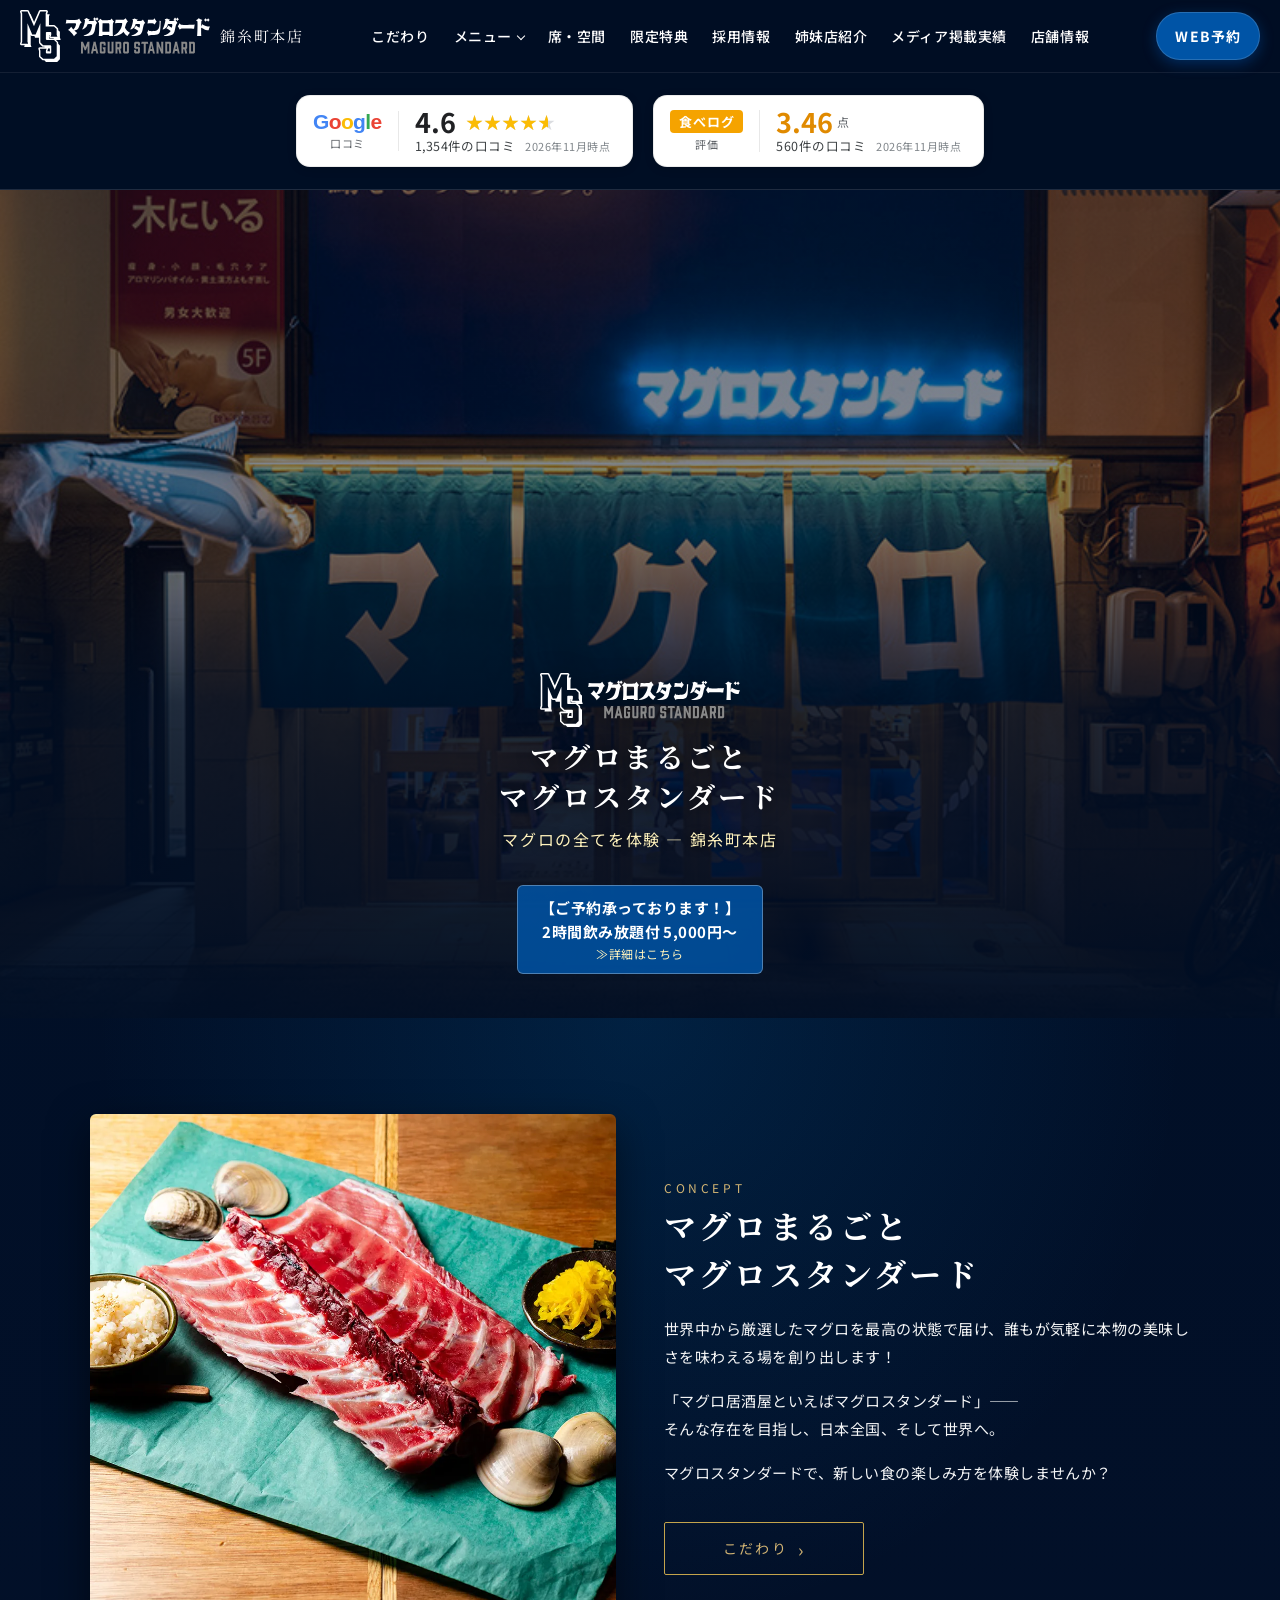
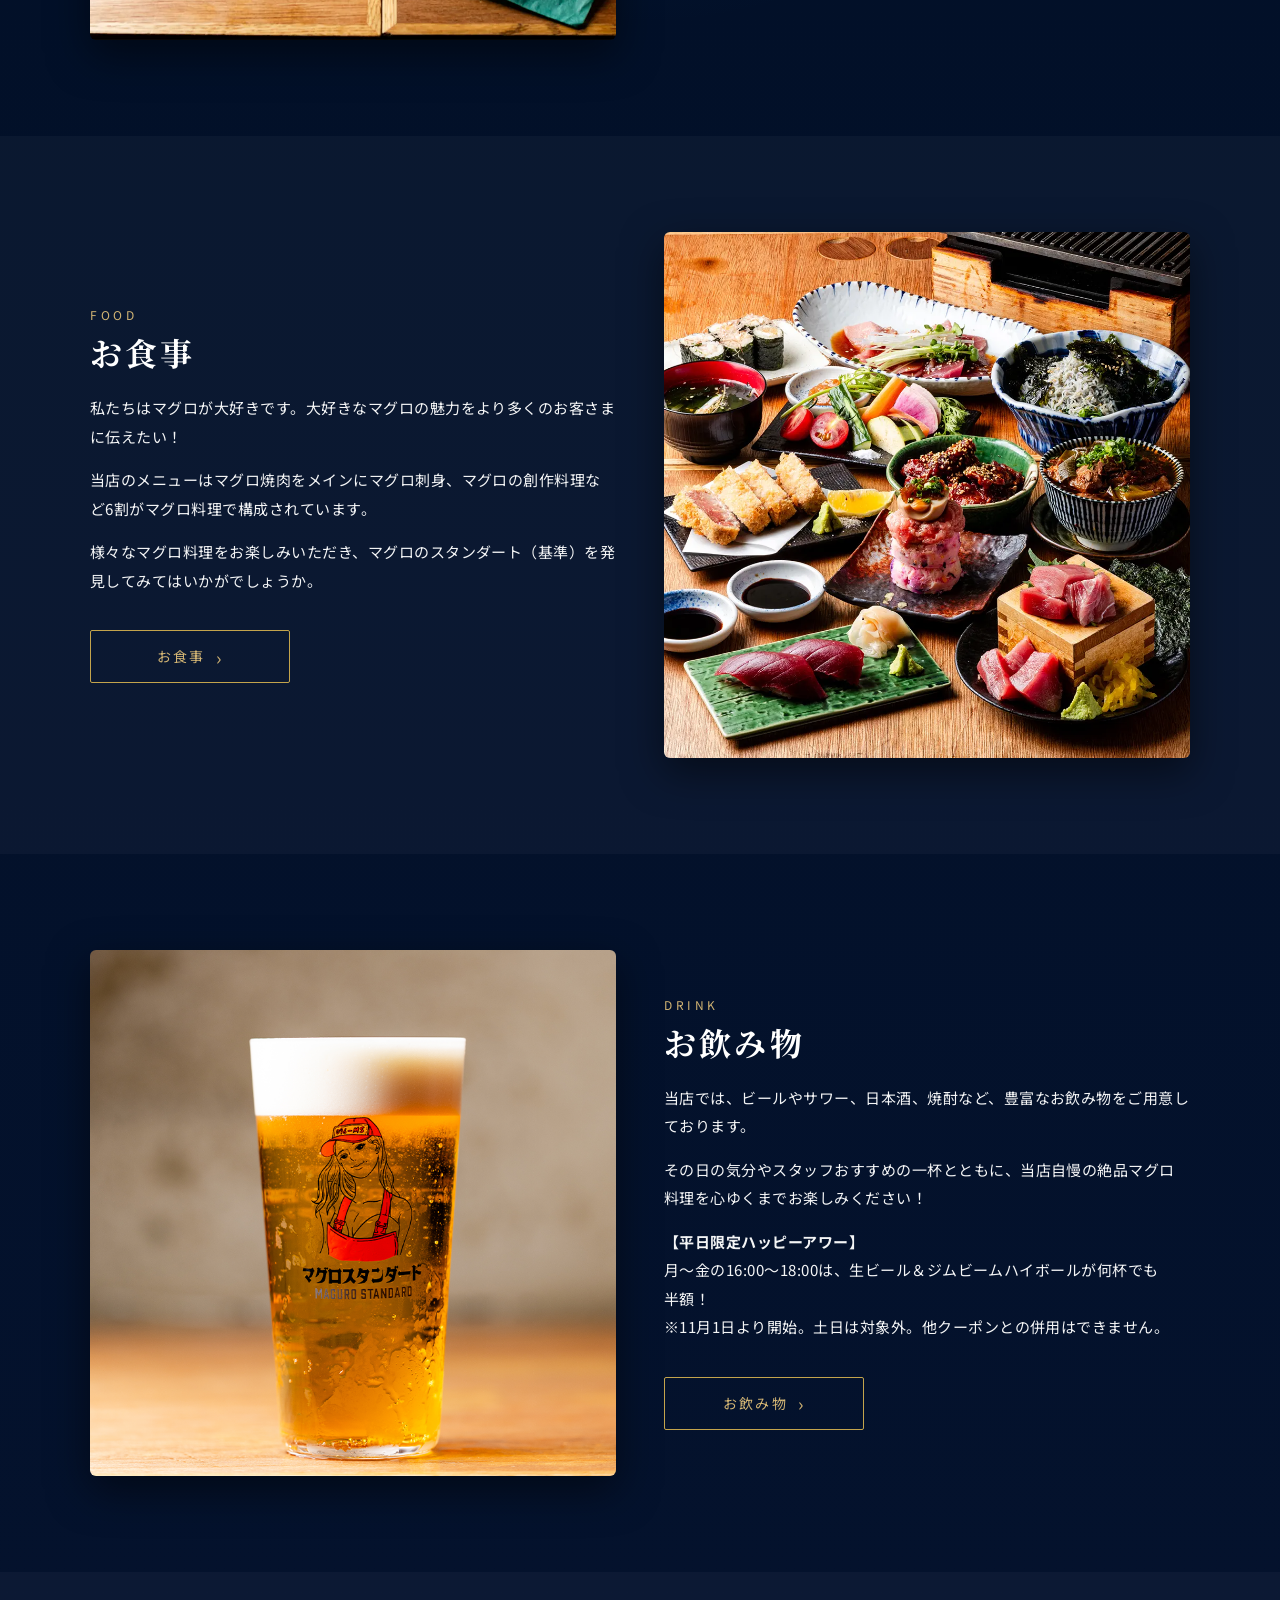
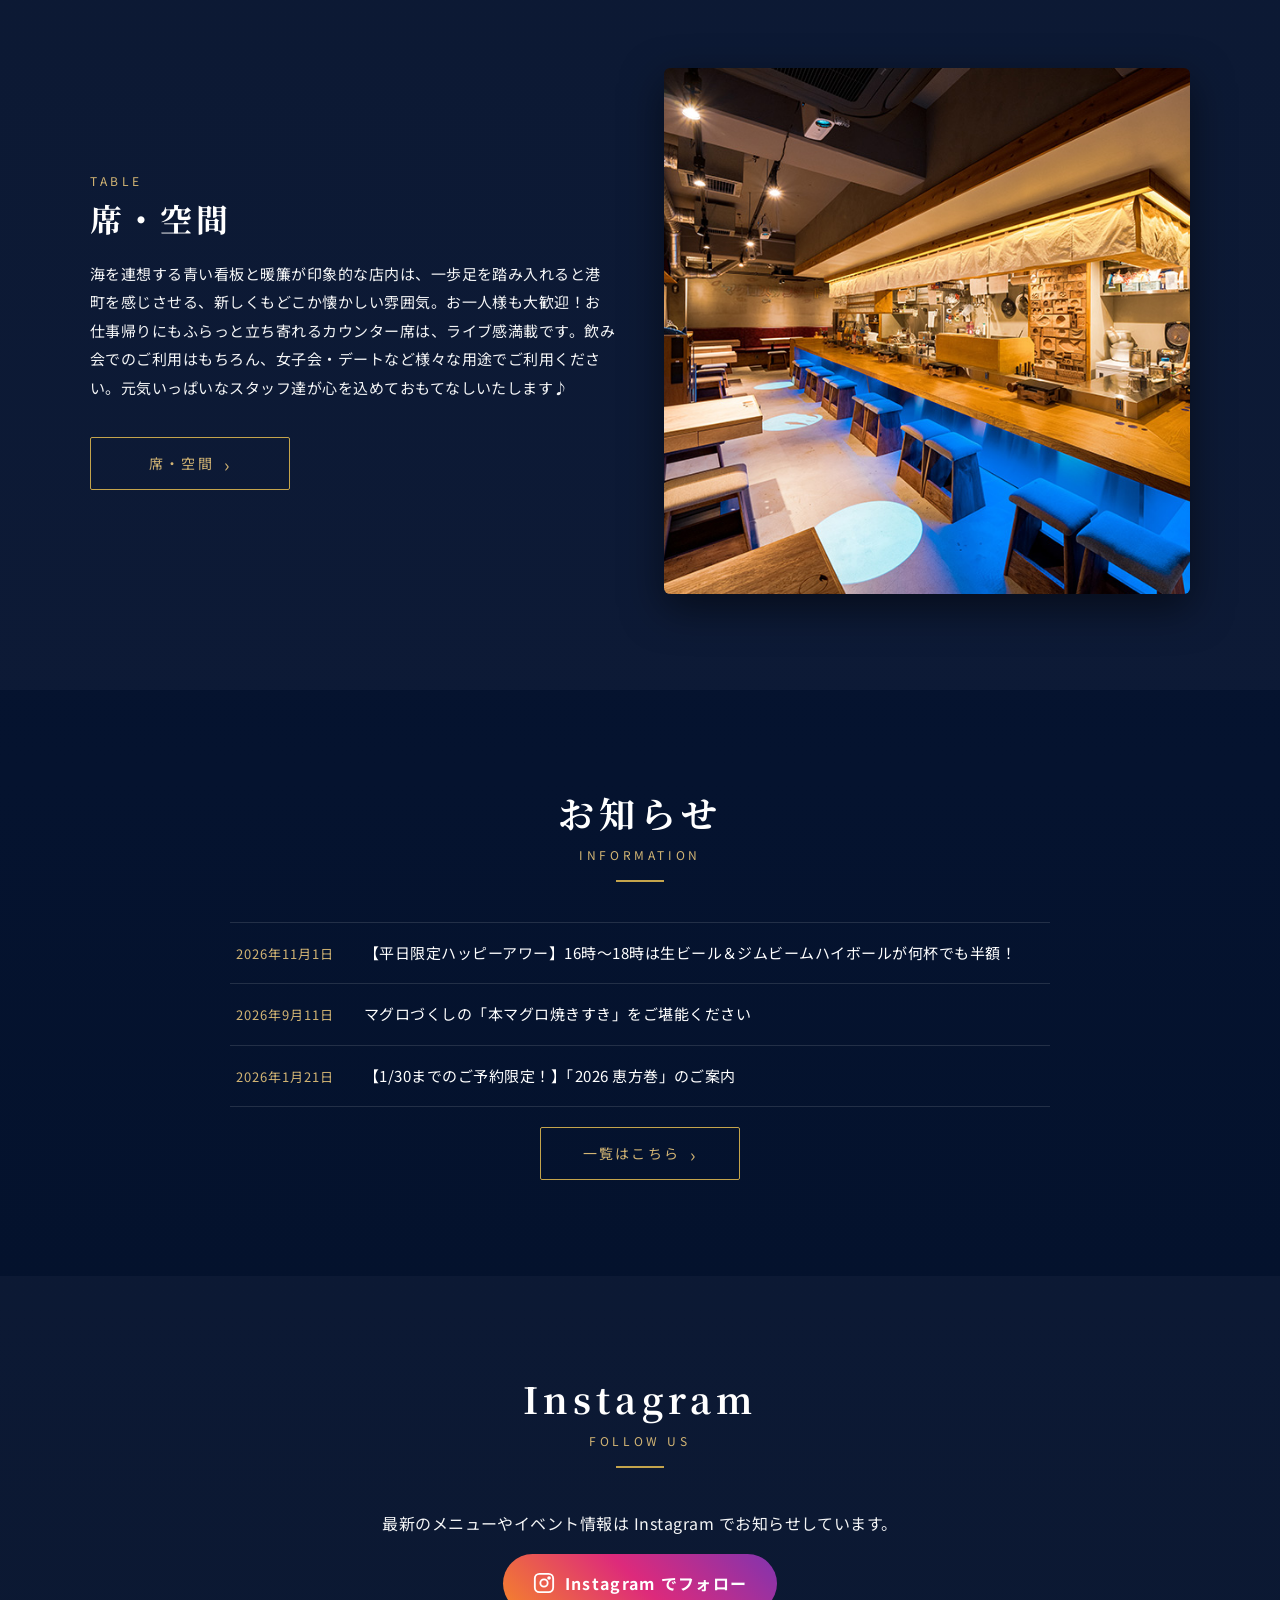
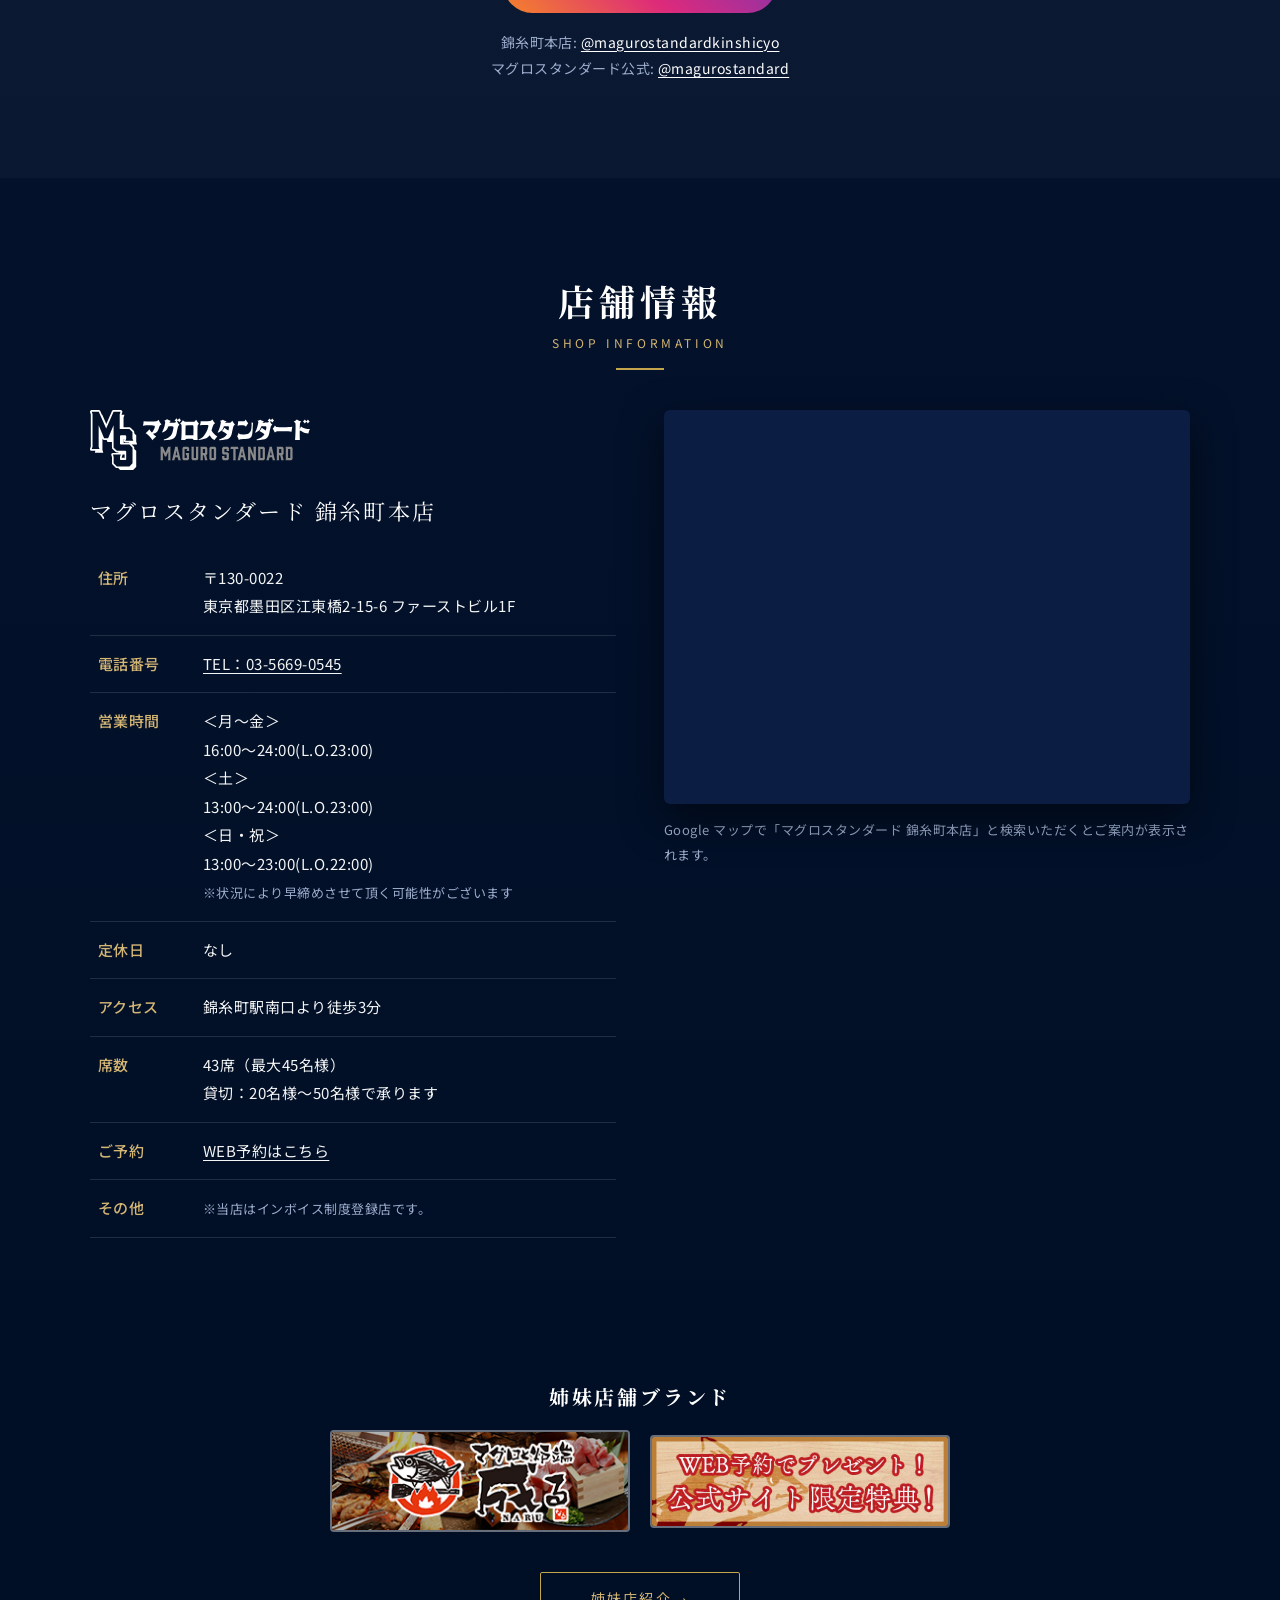
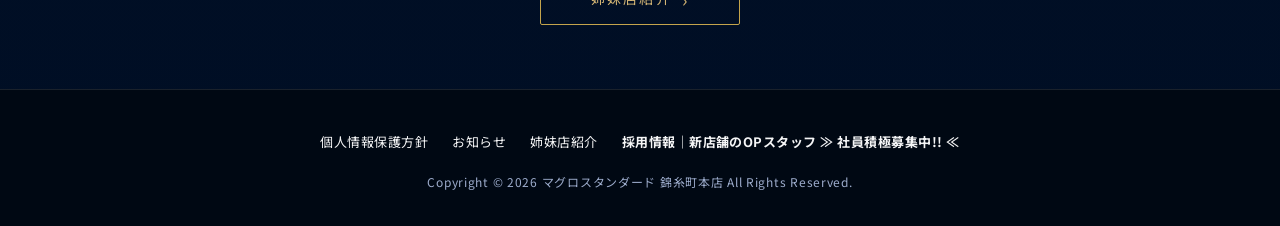
<file: index.html>
<!DOCTYPE html>
<html lang="ja">
<head>
  <meta charset="UTF-8">
  <meta name="viewport" content="width=device-width, initial-scale=1.0">
  <title>【公式・ネット予約はこちら】マグロスタンダード 錦糸町本店 - マグロの全てを体験</title>
  <meta name="description" content="【Web予約はこちら】錦糸町駅南口より徒歩3分！ 捨てる部分がないと言われているマグロを焼肉、刺身などバラエティ豊富な調理方法でご提供している「マグロスタンダード 錦糸町本店」。ここでの食体験を通し、新しいスタンダードを発見してみてはいかがでしょうか♪ご宴会でのご利用はもちろん、女子会、デート、ご家族でのご利用まで、お気軽にお立ち寄りください。">
  <meta property="og:locale" content="ja_JP">
  <meta property="og:type" content="website">
  <meta property="og:site_name" content="マグロスタンダード 錦糸町本店">
  <meta property="og:title" content="【公式・ネット予約はこちら】マグロスタンダード 錦糸町本店 - マグロの全てを体験">
  <meta property="og:description" content="【Web予約はこちら】錦糸町駅南口より徒歩3分！ 捨てる部分がないと言われているマグロを焼肉、刺身などバラエティ豊富な調理方法でご提供している「マグロスタンダード 錦糸町本店」。ここでの食体験を通し、新しいスタンダードを発見してみてはいかがでしょうか♪ご宴会でのご利用はもちろん、女子会、デート、ご家族でのご利用まで、お気軽にお立ち寄りください。">
  <meta property="og:url" content="https://maguro-standard-kinshicho.com/">
  <meta property="og:image" content="https://maguro-standard-kinshicho.com/images/ogp.jpg">
  <meta name="twitter:card" content="summary_large_image">
  <link rel="canonical" href="https://maguro-standard-kinshicho.com/">
  <link rel="icon" href="images/favicon.svg" type="image/svg+xml">
  <link rel="preconnect" href="https://fonts.googleapis.com">
  <link rel="preconnect" href="https://fonts.gstatic.com" crossorigin>
  <link href="https://fonts.googleapis.com/css2?family=Noto+Sans+JP:wght@400;500;700&family=Noto+Serif+JP:wght@500;700&display=swap" rel="stylesheet">
  <link rel="stylesheet" href="css/style.css">
</head>
<body class="has-bottom-bar">
  <header class="site-header">
    <div class="container header-inner">
      <a class="brand" href="./" aria-label="マグロスタンダード 錦糸町本店 トップページ">
        <img src="images/logo-white.svg" alt="マグロスタンダード" width="333" height="91">
        <span class="brand-sub">錦糸町本店</span>
      </a>
      <nav class="global-nav" aria-label="グローバルナビゲーション">
        <ul class="nav-list">
        <li><a href="concept/">こだわり</a></li>
        <li class="has-sub"><button type="button" aria-expanded="false">メニュー</button>
          <ul class="sub-menu">
            <li><a href="course/">コース</a></li>
            <li><a href="food/">お食事</a></li>
            <li><a href="drink/">お飲み物</a></li>
          </ul>
        </li>
        <li><a href="table/">席・空間</a></li>
        <li><a href="special/">限定特典</a></li>
        <li><a href="https://pay-it-forward-corporate.com/recruit/" target="_blank" rel="noopener">採用情報</a></li>
        <li><a href="sister-store/">姉妹店紹介</a></li>
        <li><a href="media/">メディア掲載実績</a></li>
        <li><a href="#shop-info">店舗情報</a></li>
        </ul>
      </nav>
      <div class="header-actions">
        <a class="btn-reserve" href="https://yoyaku.tabelog.com/yoyaku/net_booking_form/index?rcd=13283669" target="_blank" rel="noopener">WEB予約</a>
        <button class="menu-toggle" type="button" aria-expanded="false" aria-controls="mobile-nav" aria-label="メニューを開閉">
          <span></span><span></span><span></span>
        </button>
      </div>
    </div>
  </header>
  <nav class="mobile-nav" id="mobile-nav" aria-label="モバイルナビゲーション">
    <ul>
      <li><a href="./">ホーム</a></li>
      <li><a href="concept/">こだわり</a></li>
      <li><span>メニュー</span>
        <ul>
          <li><a href="course/">コース</a></li>
          <li><a href="food/">お食事</a></li>
          <li><a href="drink/">お飲み物</a></li>
        </ul>
      </li>
      <li><a href="table/">席・空間</a></li>
      <li><a href="special/">限定特典</a></li>
      <li><a href="https://pay-it-forward-corporate.com/recruit/" target="_blank" rel="noopener">採用情報</a></li>
      <li><a href="sister-store/">姉妹店紹介</a></li>
      <li><a href="media/">メディア掲載実績</a></li>
      <li><a href="#shop-info">店舗情報</a></li>
      <li><a href="information/">お知らせ</a></li>
    </ul>
    <a class="btn-reserve" href="https://yoyaku.tabelog.com/yoyaku/net_booking_form/index?rcd=13283669" target="_blank" rel="noopener">WEB予約はこちら</a>
    <p class="mobile-sns">Instagram: <a href="https://www.instagram.com/magurostandardkinshicyo/" target="_blank" rel="noopener">@magurostandardkinshicyo</a></p>
  </nav>

  <main>
<section class="ratings" id="ratings" aria-label="お客様からの評価" hidden>
  <div class="ratings__inner">
    <a class="ratings__item ratings__item--google" data-rating="google" href="https://www.google.com/maps/search/?api=1&query=%E3%83%9E%E3%82%B0%E3%83%AD%E3%82%B9%E3%82%BF%E3%83%B3%E3%83%80%E3%83%BC%E3%83%89%20%E9%8C%A6%E7%B3%B8%E7%94%BA%E6%9C%AC%E5%BA%97%20%E6%9D%B1%E4%BA%AC%E9%83%BD%E5%A2%A8%E7%94%B0%E5%8C%BA%E6%B1%9F%E6%9D%B1%E6%A9%8B2-15-6" target="_blank" rel="noopener" hidden>
      <span class="ratings__brand"><span class="ratings__g" aria-hidden="true"><i>G</i><i>o</i><i>o</i><i>g</i><i>l</i><i>e</i></span><span class="sr-only">Google</span><span class="ratings__label">口コミ</span></span>
      <span class="ratings__score"><span class="ratings__stars" aria-hidden="true"><span class="ratings__stars-off">★★★★★</span><span class="ratings__stars-on">★★★★★</span></span><b data-field="score">-</b></span>
      <span class="ratings__meta"><span class="ratings__count"><span data-field="count">-</span>件の口コミ</span><span class="ratings__asof" data-field="asof"></span></span>
    </a>
    <a class="ratings__item ratings__item--tabelog" data-rating="tabelog" href="https://tabelog.com/tokyo/A1312/A131201/13283669/" target="_blank" rel="noopener" hidden>
      <span class="ratings__brand"><span class="ratings__tb" aria-hidden="true">食べログ</span><span class="sr-only">食べログ</span><span class="ratings__label">評価</span></span>
      <span class="ratings__score"><b data-field="score">-</b><small>点</small></span>
      <span class="ratings__meta"><span class="ratings__count"><span data-field="count">-</span>件の口コミ</span><span class="ratings__asof" data-field="asof"></span></span>
    </a>
  </div>
</section>
    <section class="hero" id="pagetop">
      <img class="hero-bg" src="images/hero.jpg" alt="" width="800" height="600" fetchpriority="high">
      <div class="hero-inner">
        <img class="hero-logo" src="images/logo-white.svg" alt="マグロスタンダード" width="333" height="91">
        <h1 class="hero-title">マグロまるごと<br>マグロスタンダード</h1>
        <p class="hero-lead">マグロの全てを体験 ― 錦糸町本店</p>
        <a class="hero-notice" href="course/">【ご予約承っております！】<br>2時間飲み放題付 5,000円～<small>≫詳細はこちら</small></a>
      </div>
    </section>

    <section class="section wave" id="concept">
      <div class="container">
        <div class="feature">
          <div class="feature-img"><img src="images/top-concept.webp" alt="マグロスタンダードのマグロ料理" width="1000" height="1000" loading="lazy"></div>
          <div class="feature-body">
            <h2><span class="en">CONCEPT</span>マグロまるごと<br>マグロスタンダード</h2>
            <p>世界中から厳選したマグロを最高の状態で届け、誰もが気軽に本物の美味しさを味わえる場を創り出します！</p>
            <p>「マグロ居酒屋といえばマグロスタンダード」——<br>そんな存在を目指し、日本全国、そして世界へ。</p>
            <p>マグロスタンダードで、新しい食の楽しみ方を体験しませんか？</p>
            <a class="btn" href="concept/">こだわり</a>
          </div>
        </div>
      </div>
    </section>

    <section class="section alt" id="food">
      <div class="container">
        <div class="feature reverse">
          <div class="feature-img"><img src="images/top-food.webp" alt="マグロ焼肉をはじめとするお食事" width="1000" height="1000" loading="lazy"></div>
          <div class="feature-body">
            <h2><span class="en">FOOD</span>お食事</h2>
            <p>私たちはマグロが大好きです。大好きなマグロの魅力をより多くのお客さまに伝えたい！</p>
            <p>当店のメニューはマグロ焼肉をメインにマグロ刺身、マグロの創作料理など6割がマグロ料理で構成されています。</p>
            <p>様々なマグロ料理をお楽しみいただき、マグロのスタンダート（基準）を発見してみてはいかがでしょうか。</p>
            <a class="btn" href="food/">お食事</a>
          </div>
        </div>
      </div>
    </section>

    <section class="section" id="drink">
      <div class="container">
        <div class="feature">
          <div class="feature-img"><img src="images/drink-05.webp" alt="ビールなどのお飲み物" width="800" height="800" loading="lazy"></div>
          <div class="feature-body">
            <h2><span class="en">DRINK</span>お飲み物</h2>
            <p>当店では、ビールやサワー、日本酒、焼酎など、豊富なお飲み物をご用意しております。</p>
            <p>その日の気分やスタッフおすすめの一杯とともに、当店自慢の絶品マグロ料理を心ゆくまでお楽しみください！</p>
            <p><strong>【平日限定ハッピーアワー】</strong><br>月～金の16:00～18:00は、生ビール＆ジムビームハイボールが何杯でも半額！<br>※11月1日より開始。土日は対象外。他クーポンとの併用はできません。</p>
            <a class="btn" href="drink/">お飲み物</a>
          </div>
        </div>
      </div>
    </section>

    <section class="section alt" id="table">
      <div class="container">
        <div class="feature reverse">
          <div class="feature-img"><img src="images/table-03.jpg" alt="ライブ感あふれるカウンター席" width="800" height="600" loading="lazy"></div>
          <div class="feature-body">
            <h2><span class="en">TABLE</span>席・空間</h2>
            <p>海を連想する青い看板と暖簾が印象的な店内は、一歩足を踏み入れると港町を感じさせる、新しくもどこか懐かしい雰囲気。お一人様も大歓迎！お仕事帰りにもふらっと立ち寄れるカウンター席は、ライブ感満載です。飲み会でのご利用はもちろん、女子会・デートなど様々な用途でご利用ください。元気いっぱいなスタッフ達が心を込めておもてなしいたします♪</p>
            <a class="btn" href="table/">席・空間</a>
          </div>
        </div>
      </div>
    </section>

    <section class="section" id="news">
      <div class="container">
        <h2 class="section-title">お知らせ<span class="en">INFORMATION</span></h2>
        <ul class="news-list">
        <li><a href="information/#news-20261101"><time datetime="2026-11-01">2026年11月1日</time><span class="news-title">【平日限定ハッピーアワー】16時～18時は生ビール＆ジムビームハイボールが何杯でも半額！</span></a></li>
        <li><a href="information/#news-20260911"><time datetime="2026-09-11">2026年9月11日</time><span class="news-title">マグロづくしの「本マグロ焼きすき」をご堪能ください</span></a></li>
        <li><a href="information/#news-20260121"><time datetime="2026-01-21">2026年1月21日</time><span class="news-title">【1/30までのご予約限定！】「2026 恵方巻」のご案内</span></a></li>
        </ul>
        <p class="center"><a class="btn" href="information/">一覧はこちら</a></p>
      </div>
    </section>

    <section class="section alt instagram" id="instagram">
      <div class="container">
        <h2 class="section-title">Instagram<span class="en">FOLLOW US</span></h2>
        <p>最新のメニューやイベント情報は Instagram でお知らせしています。</p>
        <p><a class="btn-insta" href="https://www.instagram.com/magurostandardkinshicyo/" target="_blank" rel="noopener"><svg viewBox="0 0 24 24" fill="none" stroke="currentColor" stroke-width="2" stroke-linecap="round" stroke-linejoin="round" aria-hidden="true"><rect x="2" y="2" width="20" height="20" rx="5"/><circle cx="12" cy="12" r="4"/><circle cx="17.5" cy="6.5" r="1" fill="currentColor"/></svg>Instagram でフォロー</a></p>
        <p class="account">錦糸町本店: <a href="https://www.instagram.com/magurostandardkinshicyo/" target="_blank" rel="noopener">@magurostandardkinshicyo</a><br>マグロスタンダード公式: <a href="https://www.instagram.com/magurostandard/" target="_blank" rel="noopener">@magurostandard</a></p>
      </div>
    </section>

    <section class="section" id="shop-info">
      <div class="container">
        <h2 class="section-title">店舗情報<span class="en">SHOP INFORMATION</span></h2>
        <div class="info-grid">
          <div>
            <div class="store-logo"><img src="images/logo-white.svg" alt="マグロスタンダード" width="333" height="91" loading="lazy"></div>
            <p class="store-name">マグロスタンダード 錦糸町本店</p>
            <table class="info-table">
              <tr><th>住所</th><td>〒130-0022<br>東京都墨田区江東橋2-15-6 ファーストビル1F</td></tr>
              <tr><th>電話番号</th><td><a href="tel:03-5669-0545">TEL：03-5669-0545</a></td></tr>
              <tr><th>営業時間</th><td>＜月～金＞<br>16:00～24:00(L.O.23:00)<br>＜土＞<br>13:00～24:00(L.O.23:00)<br>＜日・祝＞<br>13:00～23:00(L.O.22:00)<br><span class="note">※状況により早締めさせて頂く可能性がございます</span></td></tr>
              <tr><th>定休日</th><td>なし</td></tr>
              <tr><th>アクセス</th><td>錦糸町駅南口より徒歩3分</td></tr>
              <tr><th>席数</th><td>43席（最大45名様）<br>貸切：20名様～50名様で承ります</td></tr>
              <tr><th>ご予約</th><td><a href="https://yoyaku.tabelog.com/yoyaku/net_booking_form/index?rcd=13283669" target="_blank" rel="noopener">WEB予約はこちら</a></td></tr>
              <tr><th>その他</th><td><span class="note">※当店はインボイス制度登録店です。</span></td></tr>
            </table>
          </div>
          <div id="footer-map">
            <div class="map-wrap">
              <iframe src="https://www.google.com/maps?q=%E6%9D%B1%E4%BA%AC%E9%83%BD%E5%A2%A8%E7%94%B0%E5%8C%BA%E6%B1%9F%E6%9D%B1%E6%A9%8B2-15-6%20%E3%83%95%E3%82%A1%E3%83%BC%E3%82%B9%E3%83%88%E3%83%93%E3%83%AB1F&output=embed" title="マグロスタンダード 錦糸町本店 の地図" loading="lazy" referrerpolicy="no-referrer-when-downgrade" allowfullscreen></iframe>
            </div>
            <p style="margin-top:14px;font-size:13px;color:#9caccc;">Google マップで「マグロスタンダード 錦糸町本店」と検索いただくとご案内が表示されます。</p>
          </div>
        </div>
      </div>
    </section>

    <section class="sister-banner">
      <div class="container">
        <h2>姉妹店舗ブランド</h2>
        <div class="banner-row">
          <a href="https://maguro-robata-naru.com/" target="_blank" rel="noopener"><img src="images/naru-banner.jpg" alt="マグロと炉端 成る" width="300" height="100" loading="lazy"></a>
          <a href="special/"><img src="images/special-banner.jpg" alt="公式サイト限定特典" width="400" height="120" loading="lazy"></a>
        </div>
        <p style="margin-top:20px;"><a class="btn" href="sister-store/">姉妹店紹介</a></p>
      </div>
    </section>
  </main>
  <footer class="site-footer">
    <div class="container footer-inner">
      <ul class="footer-links">
        <li><a href="privacy/">個人情報保護方針</a></li>
        <li><a href="information/">お知らせ</a></li>
        <li><a href="sister-store/">姉妹店紹介</a></li>
        <li><a class="footer-recruit" href="https://pay-it-forward-corporate.com/recruit/" target="_blank" rel="noopener">採用情報｜新店舗のOPスタッフ ≫ 社員積極募集中!! ≪</a></li>
      </ul>
      <p class="copyright">Copyright &copy; 2026 マグロスタンダード 錦糸町本店 All Rights Reserved.</p>
    </div>
  </footer>
  <nav class="bottom-bar" aria-label="クイックリンク">
    <a href="tel:03-5669-0545"><svg viewBox="0 0 24 24" fill="none" stroke="currentColor" stroke-width="1.8" stroke-linecap="round" stroke-linejoin="round" aria-hidden="true"><path d="M22 16.9v3a2 2 0 0 1-2.2 2 19.8 19.8 0 0 1-8.6-3.1 19.5 19.5 0 0 1-6-6A19.8 19.8 0 0 1 2.1 4.2 2 2 0 0 1 4.1 2h3a2 2 0 0 1 2 1.7c.1.9.4 1.8.7 2.6a2 2 0 0 1-.5 2.1L8.1 9.7a16 16 0 0 0 6 6l1.3-1.3a2 2 0 0 1 2.1-.4c.8.3 1.7.5 2.6.7a2 2 0 0 1 1.9 2z"/></svg>電話</a>
    <a href="#footer-map"><svg viewBox="0 0 24 24" fill="none" stroke="currentColor" stroke-width="1.8" stroke-linecap="round" stroke-linejoin="round" aria-hidden="true"><path d="M21 10c0 7-9 13-9 13S3 17 3 10a9 9 0 0 1 18 0z"/><circle cx="12" cy="10" r="3"/></svg>地図</a>
    <a class="bar-reserve" href="https://yoyaku.tabelog.com/yoyaku/net_booking_form/index?rcd=13283669" target="_blank" rel="noopener"><svg viewBox="0 0 24 24" fill="none" stroke="currentColor" stroke-width="1.8" stroke-linecap="round" stroke-linejoin="round" aria-hidden="true"><rect x="3" y="4" width="18" height="18" rx="2"/><path d="M16 2v4M8 2v4M3 10h18"/></svg>WEB予約</a>
  </nav>
  <script src="js/main.js"></script>
  <script src="js/ratings.js" defer></script>
</body>
</html>
</file>
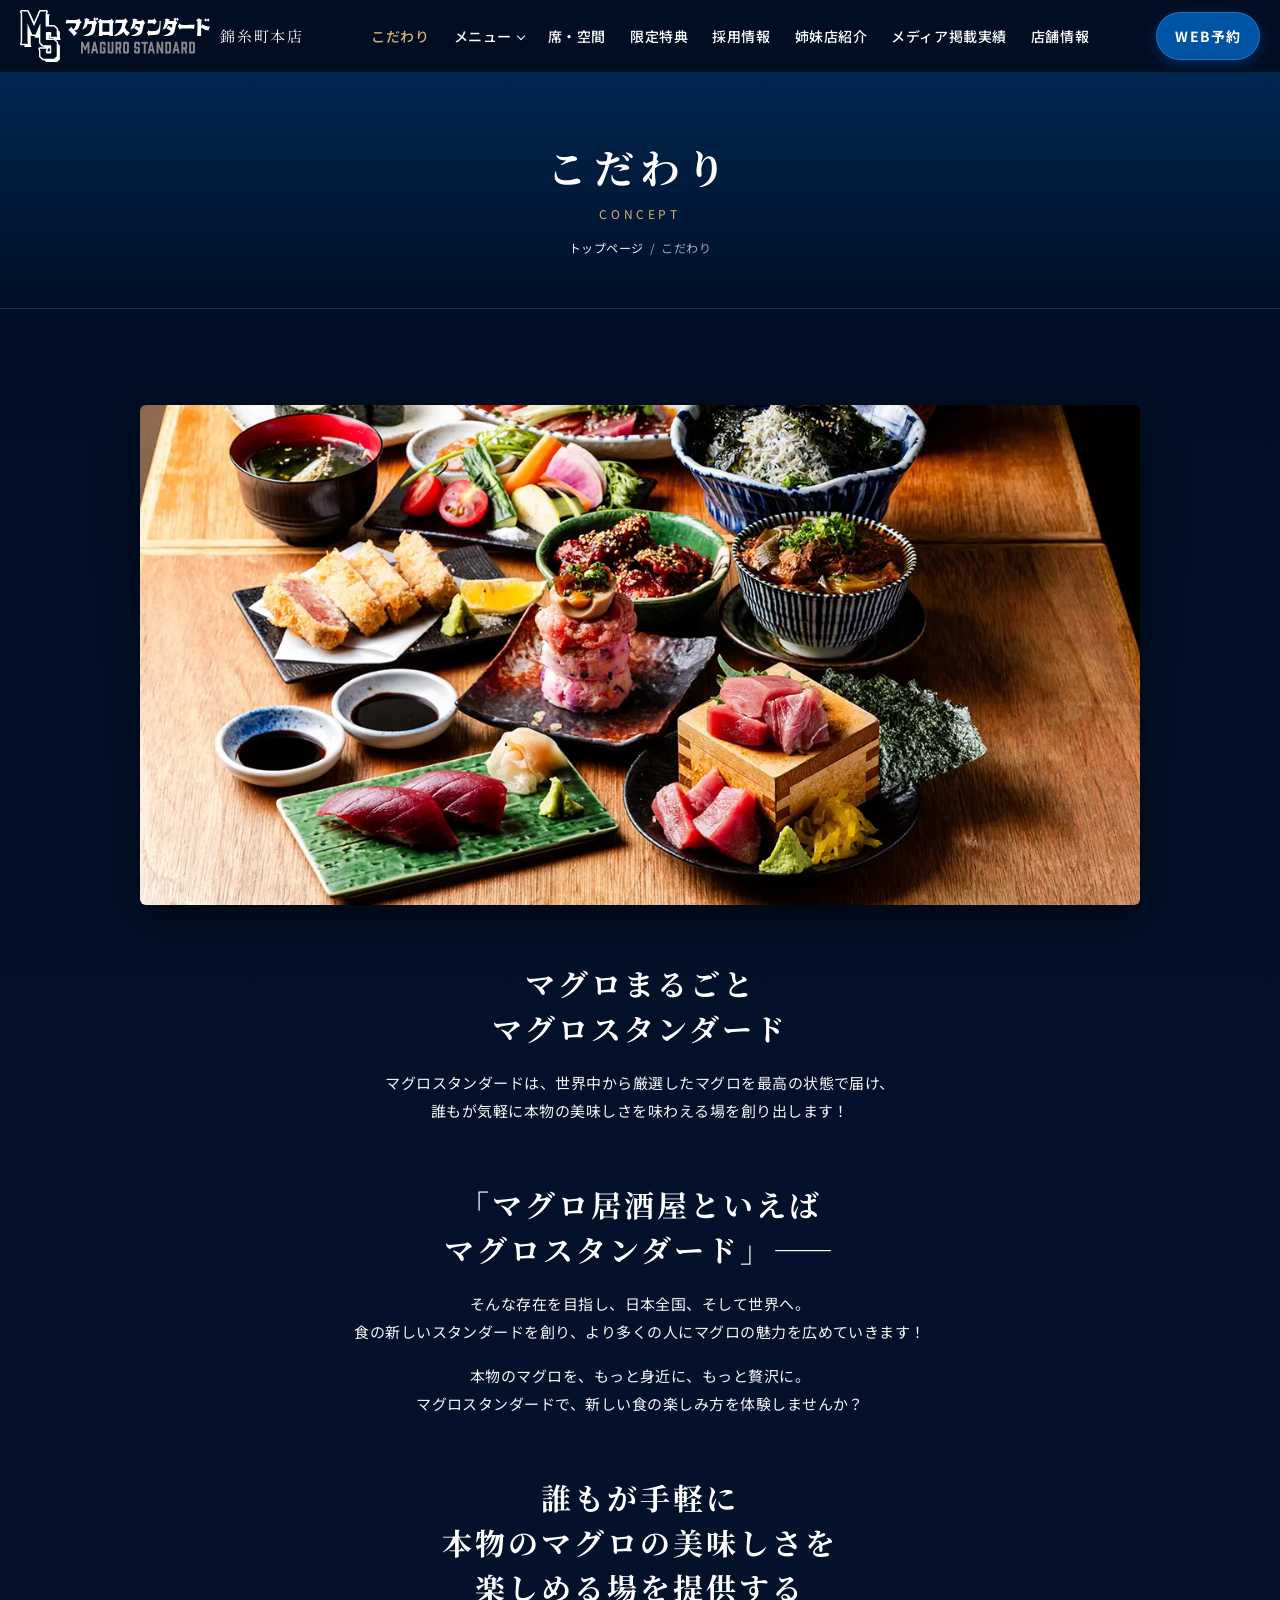
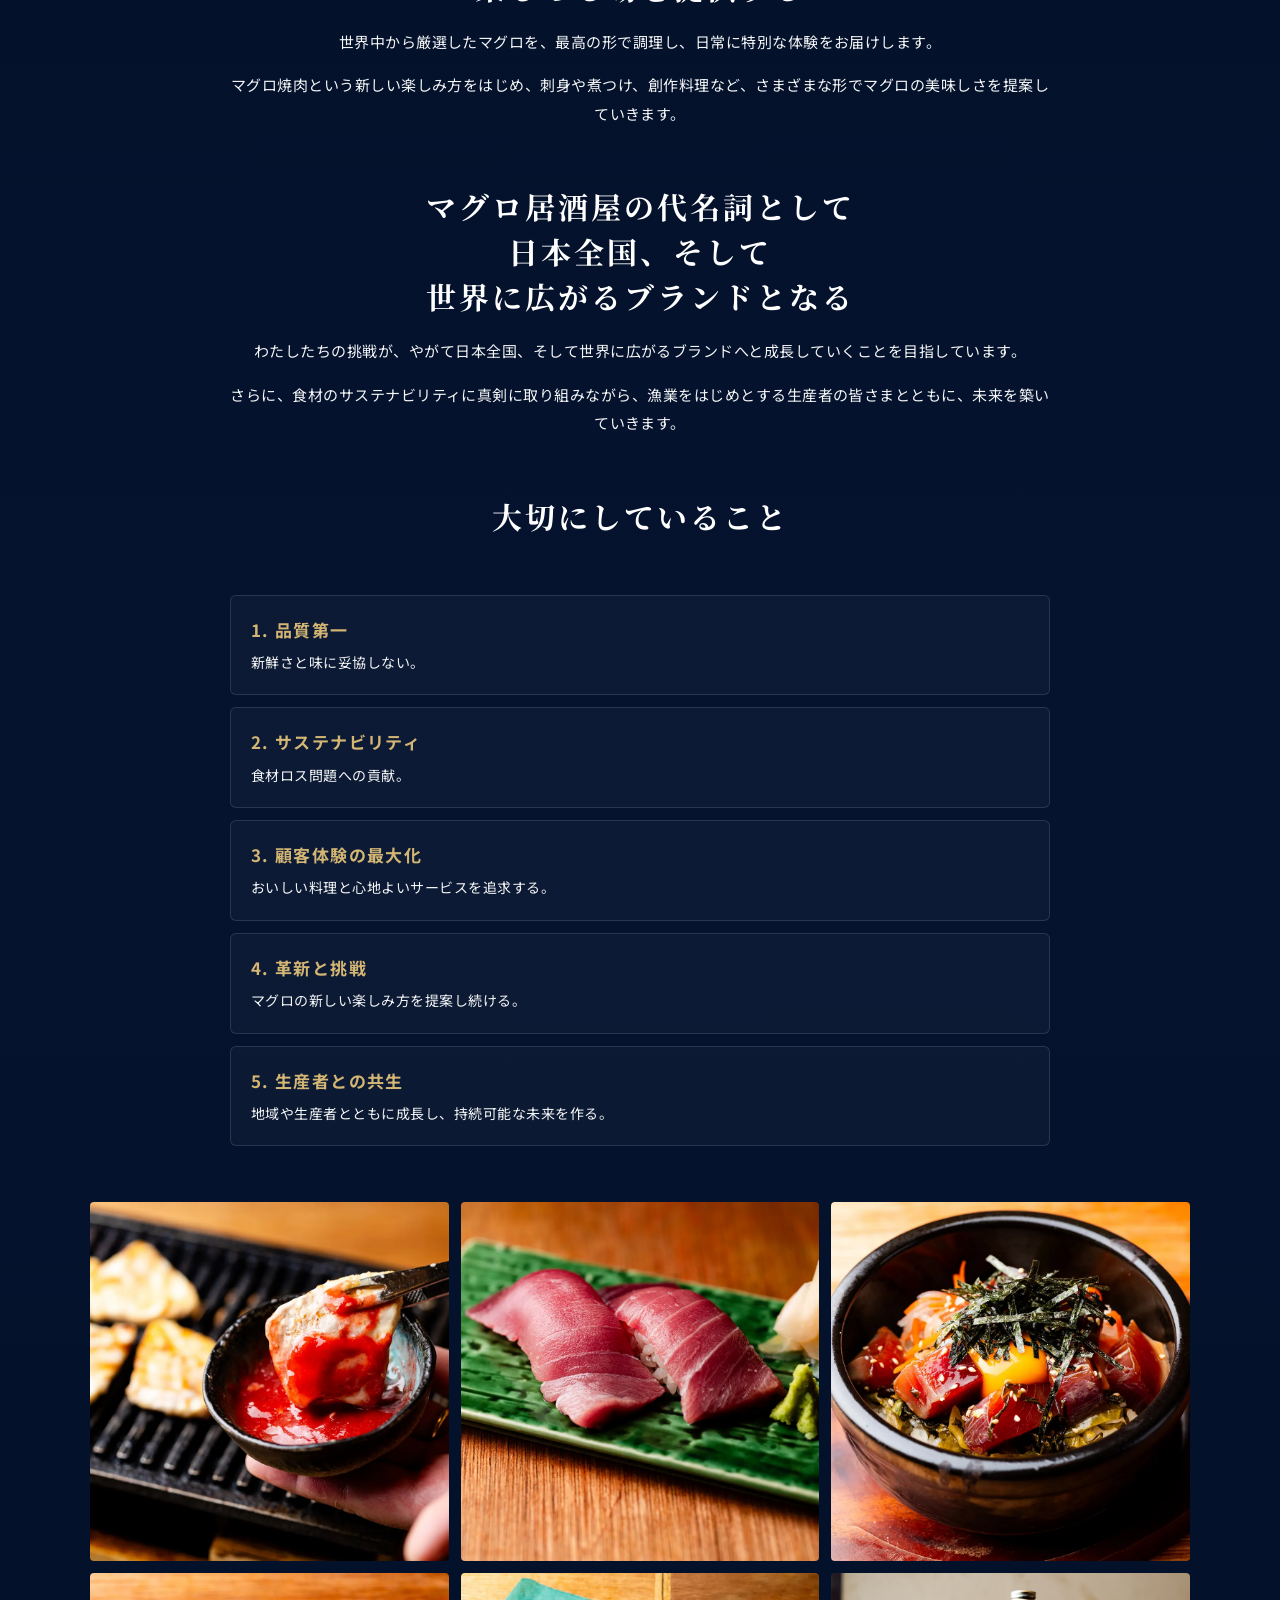
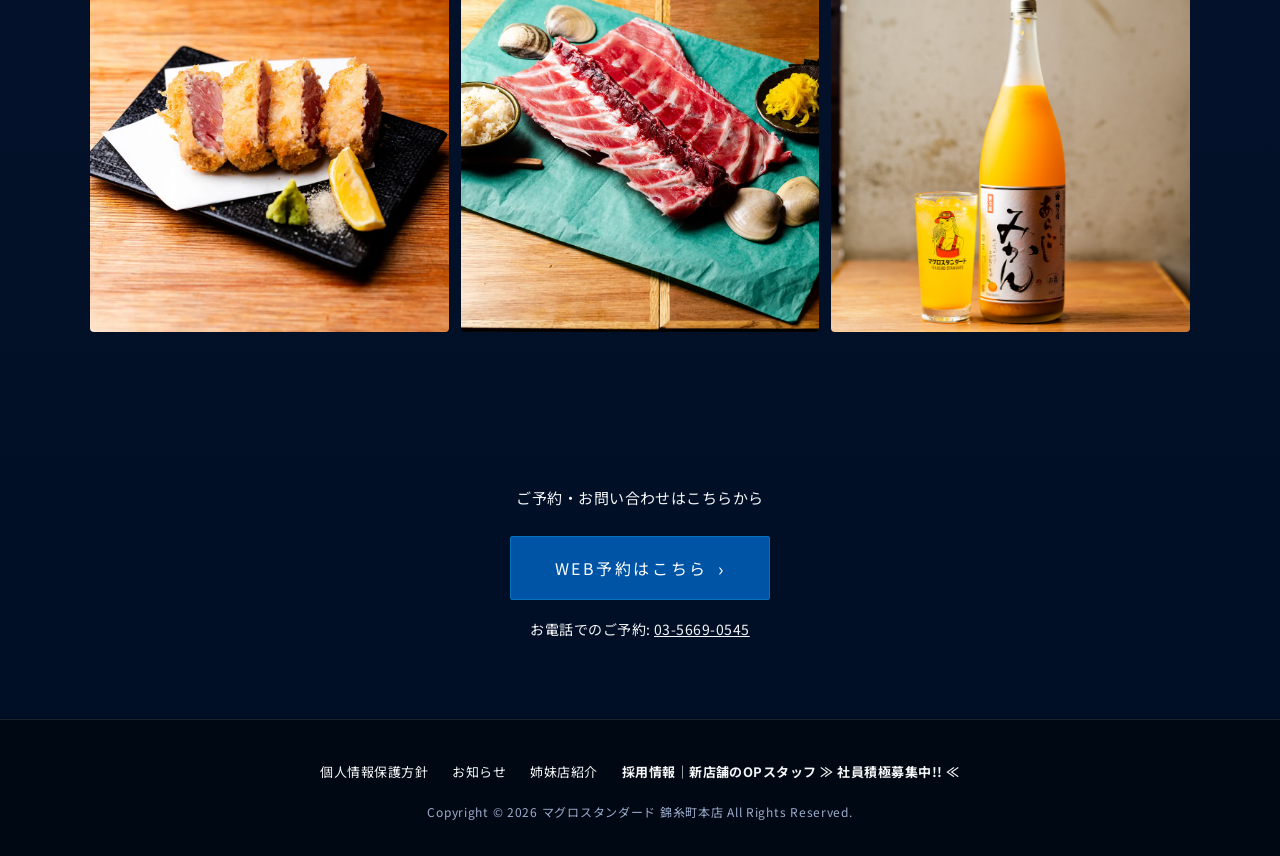
<file: concept/index.html>
<!DOCTYPE html>
<html lang="ja">
<head>
  <meta charset="UTF-8">
  <meta name="viewport" content="width=device-width, initial-scale=1.0">
  <title>こだわり | マグロスタンダード 錦糸町本店</title>
  <meta name="description" content="こだわり マグロまるごとマグロスタンダード マグロスタンダードは、世界中から厳選したマグロを最高の状態で届け、誰もが気軽に本物の美味しさを味わえる場を創り出します！ 「マグロ居酒屋といえばマグロスタンダード」—— そんな存在を目指し、日本全国、そして世界へ。">
  <meta property="og:locale" content="ja_JP">
  <meta property="og:type" content="article">
  <meta property="og:site_name" content="マグロスタンダード 錦糸町本店">
  <meta property="og:title" content="こだわり | マグロスタンダード 錦糸町本店">
  <meta property="og:description" content="こだわり マグロまるごとマグロスタンダード マグロスタンダードは、世界中から厳選したマグロを最高の状態で届け、誰もが気軽に本物の美味しさを味わえる場を創り出します！ 「マグロ居酒屋といえばマグロスタンダード」—— そんな存在を目指し、日本全国、そして世界へ。">
  <meta property="og:url" content="https://maguro-standard-kinshicho.com/concept/">
  <meta property="og:image" content="https://maguro-standard-kinshicho.com/images/concept-main.webp">
  <meta name="twitter:card" content="summary_large_image">
  <link rel="canonical" href="https://maguro-standard-kinshicho.com/concept/">
  <link rel="icon" href="../images/favicon.svg" type="image/svg+xml">
  <link rel="preconnect" href="https://fonts.googleapis.com">
  <link rel="preconnect" href="https://fonts.gstatic.com" crossorigin>
  <link href="https://fonts.googleapis.com/css2?family=Noto+Sans+JP:wght@400;500;700&family=Noto+Serif+JP:wght@500;700&display=swap" rel="stylesheet">
  <link rel="stylesheet" href="../css/style.css">
</head>
<body class="has-bottom-bar">
  <header class="site-header">
    <div class="container header-inner">
      <a class="brand" href="../" aria-label="マグロスタンダード 錦糸町本店 トップページ">
        <img src="../images/logo-white.svg" alt="マグロスタンダード" width="333" height="91">
        <span class="brand-sub">錦糸町本店</span>
      </a>
      <nav class="global-nav" aria-label="グローバルナビゲーション">
        <ul class="nav-list">
        <li><a href="../concept/">こだわり</a></li>
        <li class="has-sub"><button type="button" aria-expanded="false">メニュー</button>
          <ul class="sub-menu">
            <li><a href="../course/">コース</a></li>
            <li><a href="../food/">お食事</a></li>
            <li><a href="../drink/">お飲み物</a></li>
          </ul>
        </li>
        <li><a href="../table/">席・空間</a></li>
        <li><a href="../special/">限定特典</a></li>
        <li><a href="https://pay-it-forward-corporate.com/recruit/" target="_blank" rel="noopener">採用情報</a></li>
        <li><a href="../sister-store/">姉妹店紹介</a></li>
        <li><a href="../media/">メディア掲載実績</a></li>
        <li><a href="../#shop-info">店舗情報</a></li>
        </ul>
      </nav>
      <div class="header-actions">
        <a class="btn-reserve" href="https://yoyaku.tabelog.com/yoyaku/net_booking_form/index?rcd=13283669" target="_blank" rel="noopener">WEB予約</a>
        <button class="menu-toggle" type="button" aria-expanded="false" aria-controls="mobile-nav" aria-label="メニューを開閉">
          <span></span><span></span><span></span>
        </button>
      </div>
    </div>
  </header>
  <nav class="mobile-nav" id="mobile-nav" aria-label="モバイルナビゲーション">
    <ul>
      <li><a href="../">ホーム</a></li>
      <li><a href="../concept/">こだわり</a></li>
      <li><span>メニュー</span>
        <ul>
          <li><a href="../course/">コース</a></li>
          <li><a href="../food/">お食事</a></li>
          <li><a href="../drink/">お飲み物</a></li>
        </ul>
      </li>
      <li><a href="../table/">席・空間</a></li>
      <li><a href="../special/">限定特典</a></li>
      <li><a href="https://pay-it-forward-corporate.com/recruit/" target="_blank" rel="noopener">採用情報</a></li>
      <li><a href="../sister-store/">姉妹店紹介</a></li>
      <li><a href="../media/">メディア掲載実績</a></li>
      <li><a href="../#shop-info">店舗情報</a></li>
      <li><a href="../information/">お知らせ</a></li>
    </ul>
    <a class="btn-reserve" href="https://yoyaku.tabelog.com/yoyaku/net_booking_form/index?rcd=13283669" target="_blank" rel="noopener">WEB予約はこちら</a>
    <p class="mobile-sns">Instagram: <a href="https://www.instagram.com/magurostandardkinshicyo/" target="_blank" rel="noopener">@magurostandardkinshicyo</a></p>
  </nav>
  <div class="page-header">
    <div class="container">
      <h1>こだわり<span class="en">CONCEPT</span></h1>
      <ol class="breadcrumb">
        <li><a href="../">トップページ</a></li>
        <li>こだわり</li>
      </ol>
    </div>
  </div>

  <main>
    <section class="section">
      <div class="container">
        <div class="page-main-img"><img src="../images/concept-main.webp" alt="マグロスタンダードのこだわり" width="1200" height="600"></div>

        <div class="concept-block">
          <h2>マグロまるごと<br>マグロスタンダード</h2>
          <p>マグロスタンダードは、世界中から厳選したマグロを最高の状態で届け、<br>誰もが気軽に本物の美味しさを味わえる場を創り出します！</p>
        </div>

        <div class="concept-block">
          <h2>「マグロ居酒屋といえば<br>マグロスタンダード」——</h2>
          <p>そんな存在を目指し、日本全国、そして世界へ。<br>食の新しいスタンダードを創り、より多くの人にマグロの魅力を広めていきます！</p>
          <p>本物のマグロを、もっと身近に、もっと贅沢に。<br>マグロスタンダードで、新しい食の楽しみ方を体験しませんか？</p>
        </div>

        <div class="concept-block">
          <h2>誰もが手軽に<br>本物のマグロの美味しさを<br>楽しめる場を提供する</h2>
          <p>世界中から厳選したマグロを、最高の形で調理し、日常に特別な体験をお届けします。</p>
          <p>マグロ焼肉という新しい楽しみ方をはじめ、刺身や煮つけ、創作料理など、さまざまな形でマグロの美味しさを提案していきます。</p>
        </div>

        <div class="concept-block">
          <h2>マグロ居酒屋の代名詞として<br>日本全国、そして<br>世界に広がるブランドとなる</h2>
          <p>わたしたちの挑戦が、やがて日本全国、そして世界に広がるブランドへと成長していくことを目指しています。</p>
          <p>さらに、食材のサステナビリティに真剣に取り組みながら、漁業をはじめとする生産者の皆さまとともに、未来を築いていきます。</p>
        </div>

        <div class="concept-block">
          <h2>大切にしていること</h2>
        </div>
        <ol class="values">
          <li><strong>1. 品質第一</strong><span>新鮮さと味に妥協しない。</span></li>
          <li><strong>2. サステナビリティ</strong><span>食材ロス問題への貢献。</span></li>
          <li><strong>3. 顧客体験の最大化</strong><span>おいしい料理と心地よいサービスを追求する。</span></li>
          <li><strong>4. 革新と挑戦</strong><span>マグロの新しい楽しみ方を提案し続ける。</span></li>
          <li><strong>5. 生産者との共生</strong><span>地域や生産者とともに成長し、持続可能な未来を作る。</span></li>
        </ol>

        <div class="gallery">
          <img src="../images/concept-gallery-01.webp" alt="マグロ料理のギャラリー 1" width="1000" height="1000" loading="lazy">
          <img src="../images/concept-gallery-02.webp" alt="マグロ料理のギャラリー 2" width="1000" height="1000" loading="lazy">
          <img src="../images/concept-gallery-03.webp" alt="マグロ料理のギャラリー 3" width="1000" height="1000" loading="lazy">
          <img src="../images/concept-gallery-04.webp" alt="マグロ料理のギャラリー 4" width="1000" height="1000" loading="lazy">
          <img src="../images/top-concept.webp" alt="マグロ料理のギャラリー 5" width="1000" height="1000" loading="lazy">
          <img src="../images/drink-01.webp" alt="クラフトサワー" width="800" height="800" loading="lazy">
        </div>
      </div>
    </section>
  <section class="page-cta">
    <div class="container">
      <p>ご予約・お問い合わせはこちらから</p>
      <a class="btn btn-primary" href="https://yoyaku.tabelog.com/yoyaku/net_booking_form/index?rcd=13283669" target="_blank" rel="noopener">WEB予約はこちら</a>
      <p style="margin-top:16px;font-size:14px;">お電話でのご予約: <a href="tel:03-5669-0545" style="text-decoration:underline;">03-5669-0545</a></p>
    </div>
  </section>
  </main>
  <footer class="site-footer">
    <div class="container footer-inner">
      <ul class="footer-links">
        <li><a href="../privacy/">個人情報保護方針</a></li>
        <li><a href="../information/">お知らせ</a></li>
        <li><a href="../sister-store/">姉妹店紹介</a></li>
        <li><a class="footer-recruit" href="https://pay-it-forward-corporate.com/recruit/" target="_blank" rel="noopener">採用情報｜新店舗のOPスタッフ ≫ 社員積極募集中!! ≪</a></li>
      </ul>
      <p class="copyright">Copyright &copy; 2026 マグロスタンダード 錦糸町本店 All Rights Reserved.</p>
    </div>
  </footer>
  <nav class="bottom-bar" aria-label="クイックリンク">
    <a href="tel:03-5669-0545"><svg viewBox="0 0 24 24" fill="none" stroke="currentColor" stroke-width="1.8" stroke-linecap="round" stroke-linejoin="round" aria-hidden="true"><path d="M22 16.9v3a2 2 0 0 1-2.2 2 19.8 19.8 0 0 1-8.6-3.1 19.5 19.5 0 0 1-6-6A19.8 19.8 0 0 1 2.1 4.2 2 2 0 0 1 4.1 2h3a2 2 0 0 1 2 1.7c.1.9.4 1.8.7 2.6a2 2 0 0 1-.5 2.1L8.1 9.7a16 16 0 0 0 6 6l1.3-1.3a2 2 0 0 1 2.1-.4c.8.3 1.7.5 2.6.7a2 2 0 0 1 1.9 2z"/></svg>電話</a>
    <a href="../#footer-map"><svg viewBox="0 0 24 24" fill="none" stroke="currentColor" stroke-width="1.8" stroke-linecap="round" stroke-linejoin="round" aria-hidden="true"><path d="M21 10c0 7-9 13-9 13S3 17 3 10a9 9 0 0 1 18 0z"/><circle cx="12" cy="10" r="3"/></svg>地図</a>
    <a class="bar-reserve" href="https://yoyaku.tabelog.com/yoyaku/net_booking_form/index?rcd=13283669" target="_blank" rel="noopener"><svg viewBox="0 0 24 24" fill="none" stroke="currentColor" stroke-width="1.8" stroke-linecap="round" stroke-linejoin="round" aria-hidden="true"><rect x="3" y="4" width="18" height="18" rx="2"/><path d="M16 2v4M8 2v4M3 10h18"/></svg>WEB予約</a>
  </nav>
  <script src="../js/main.js"></script>
</body>
</html>
</file>
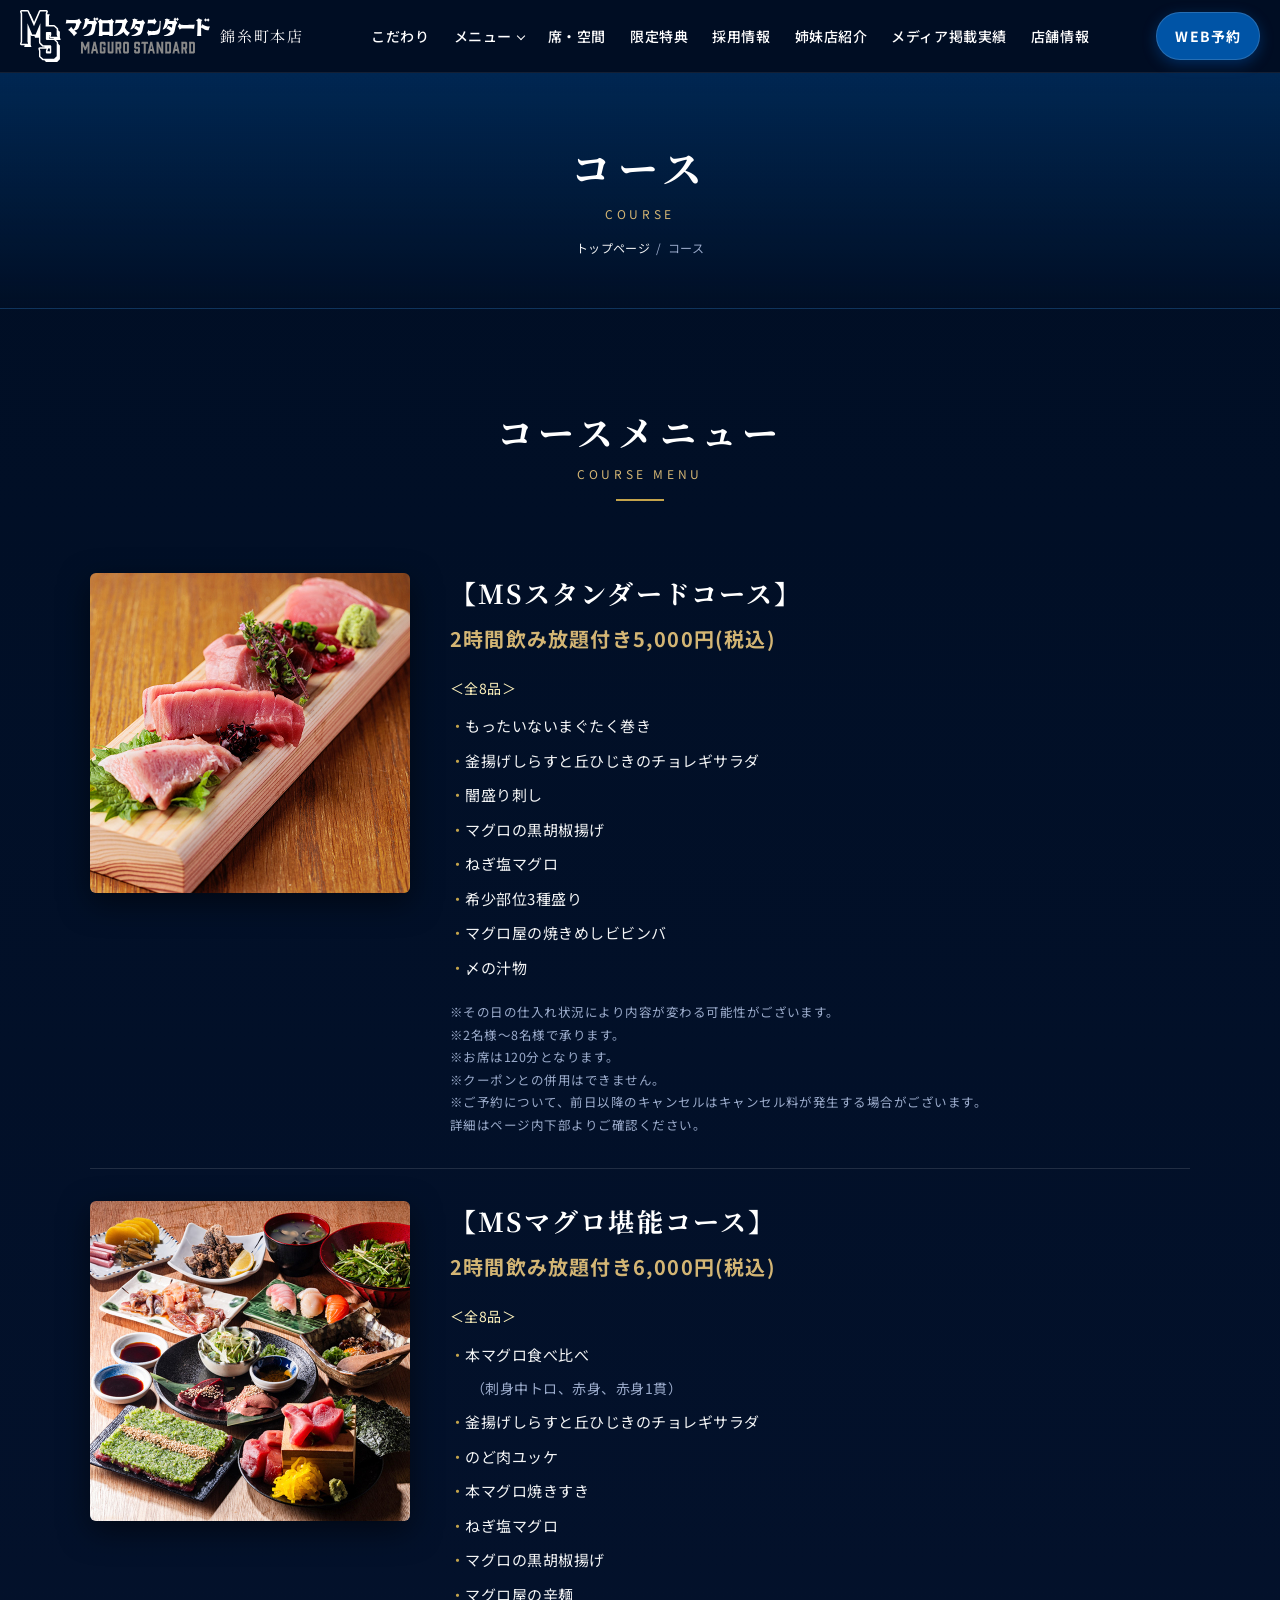
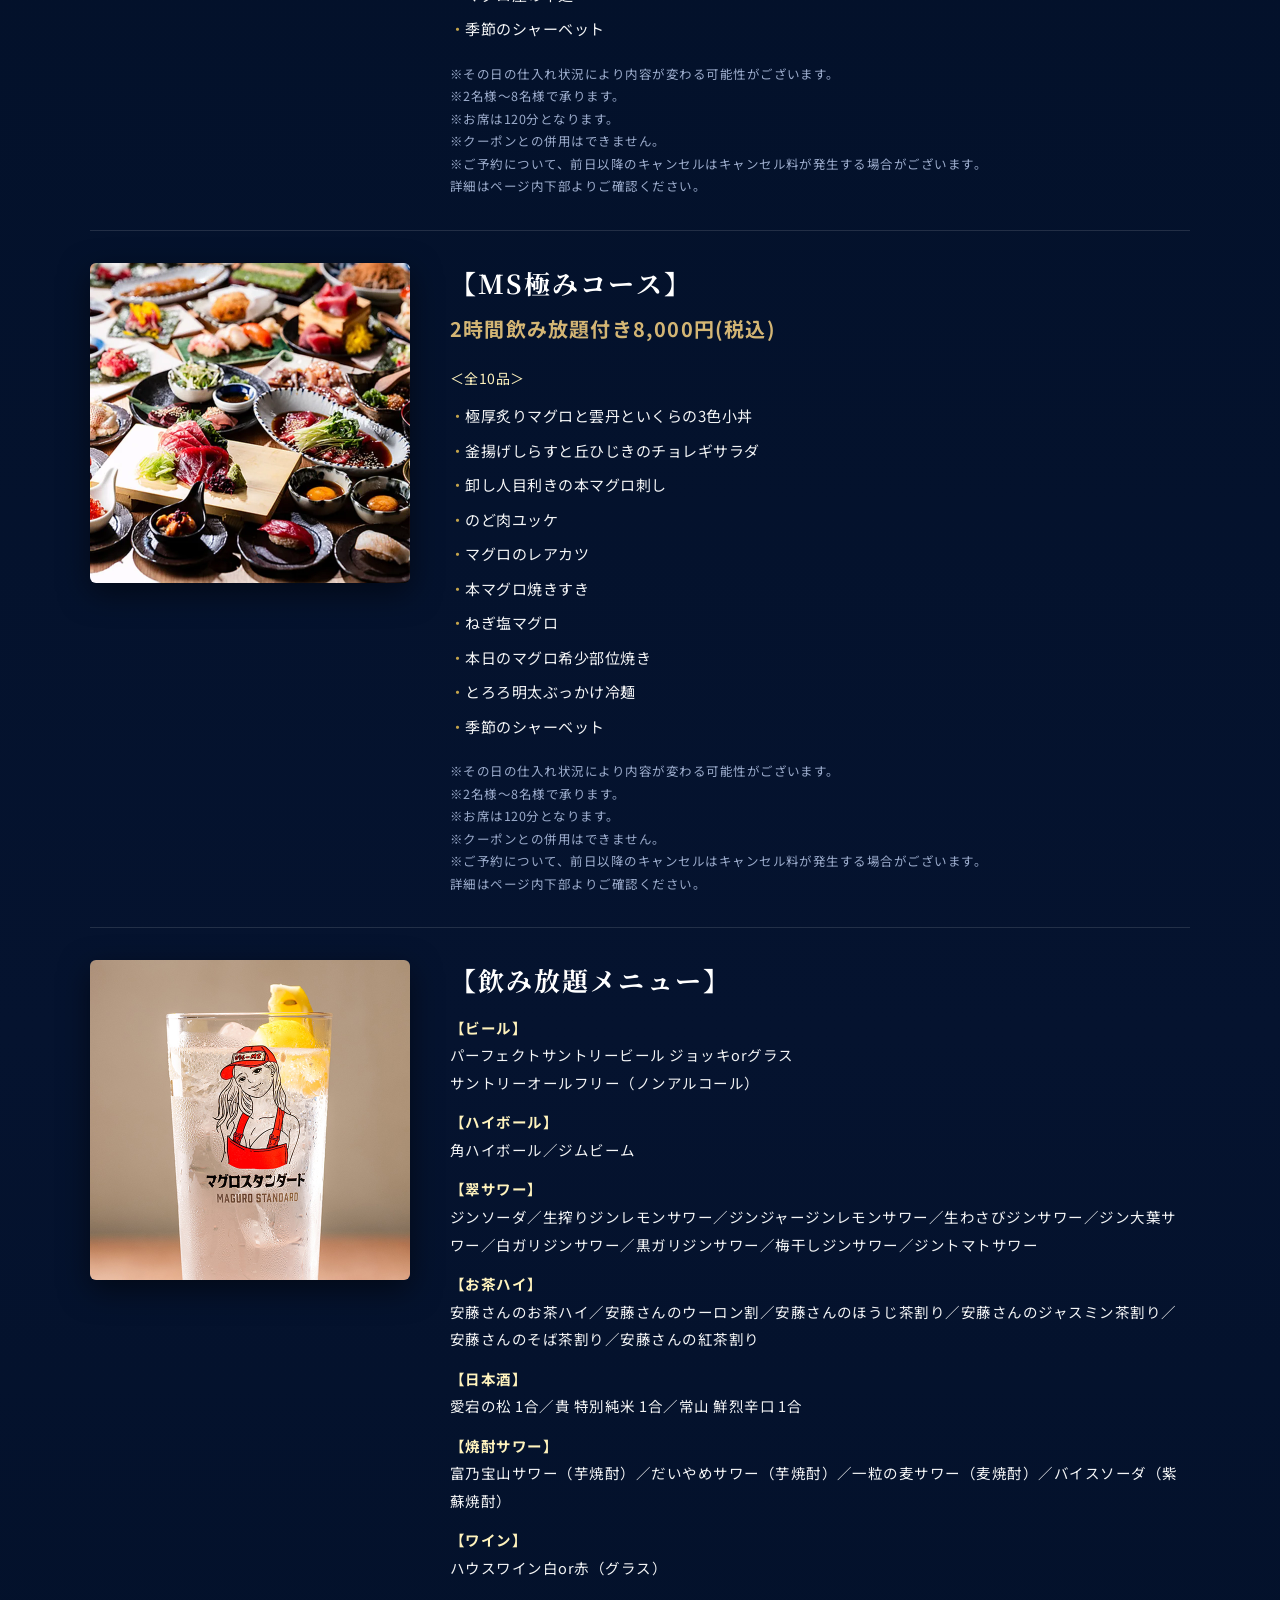
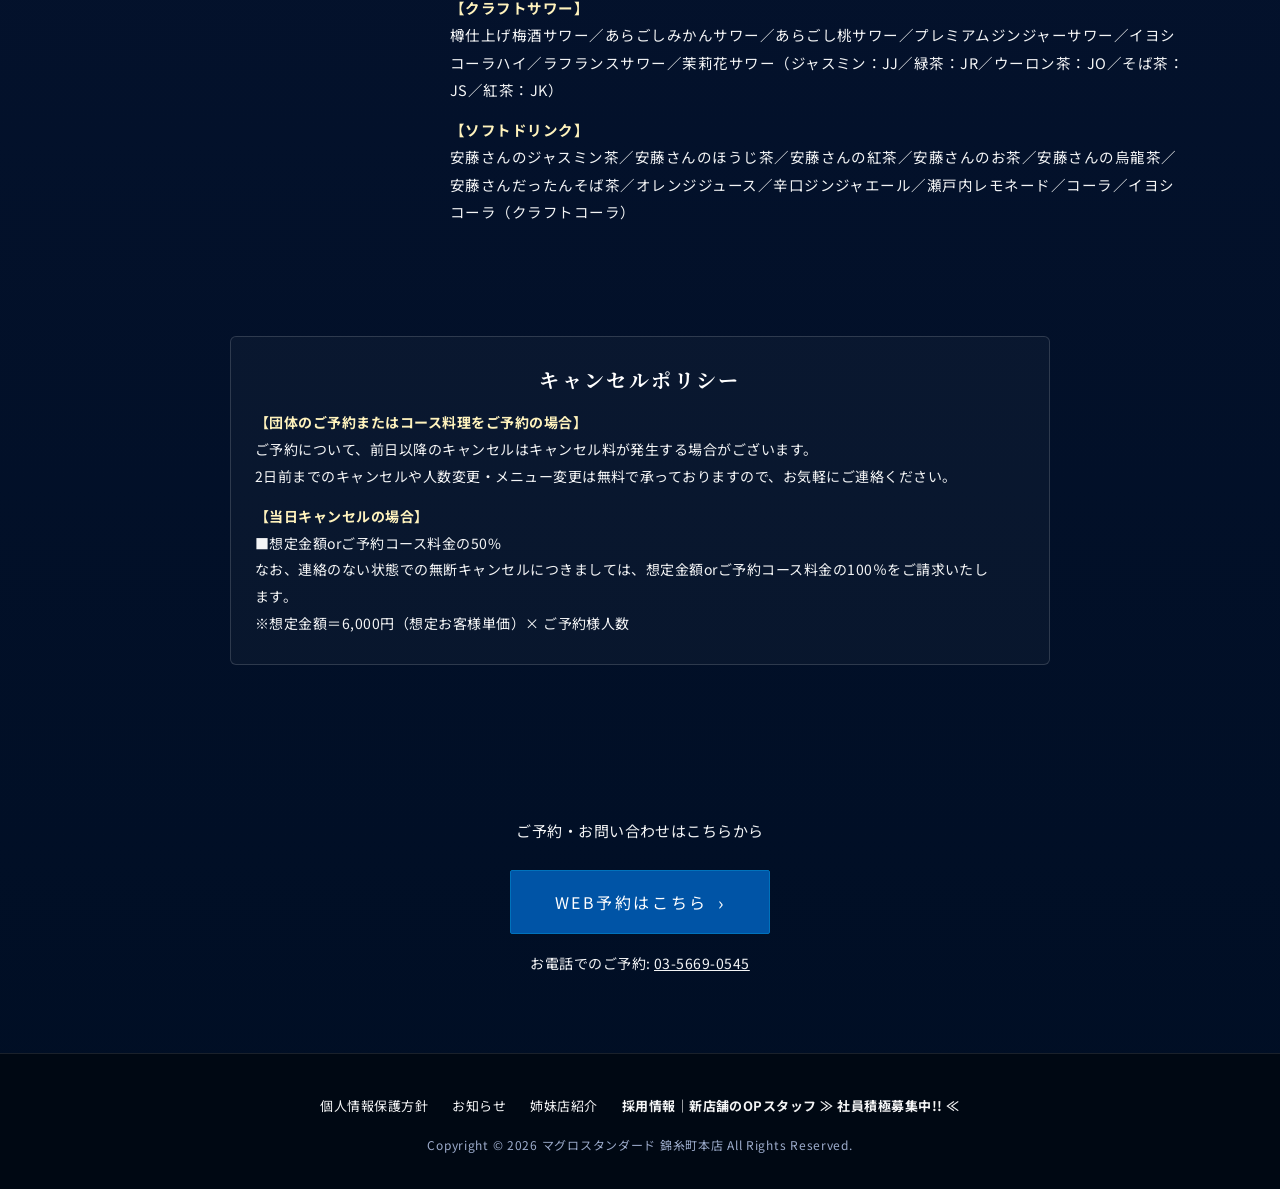
<file: course/index.html>
<!DOCTYPE html>
<html lang="ja">
<head>
  <meta charset="UTF-8">
  <meta name="viewport" content="width=device-width, initial-scale=1.0">
  <title>コース | マグロスタンダード 錦糸町本店</title>
  <meta name="description" content="コースメニュー 【MSスタンダードコース】 2時間飲み放題付き5,000円(税込) ＜全8品＞・もったいないまぐたく巻き・釜揚げしらすと丘ひじきのチョレギサラダ・闇盛り刺し・マグロの黒胡椒揚げ・ねぎ塩マグロ・希少部位3種盛り・マグロ屋の焼きめしビビンバ・〆の汁物。MSマグロ堪能コース、MS極みコースもご用意しております。">
  <meta property="og:locale" content="ja_JP">
  <meta property="og:type" content="article">
  <meta property="og:site_name" content="マグロスタンダード 錦糸町本店">
  <meta property="og:title" content="コース | マグロスタンダード 錦糸町本店">
  <meta property="og:description" content="コースメニュー 【MSスタンダードコース】 2時間飲み放題付き5,000円(税込) ＜全8品＞・もったいないまぐたく巻き・釜揚げしらすと丘ひじきのチョレギサラダ・闇盛り刺し・マグロの黒胡椒揚げ・ねぎ塩マグロ・希少部位3種盛り・マグロ屋の焼きめしビビンバ・〆の汁物。MSマグロ堪能コース、MS極みコースもご用意しております。">
  <meta property="og:url" content="https://maguro-standard-kinshicho.com/course/">
  <meta property="og:image" content="https://maguro-standard-kinshicho.com/images/course-01.jpg">
  <meta name="twitter:card" content="summary_large_image">
  <link rel="canonical" href="https://maguro-standard-kinshicho.com/course/">
  <link rel="icon" href="../images/favicon.svg" type="image/svg+xml">
  <link rel="preconnect" href="https://fonts.googleapis.com">
  <link rel="preconnect" href="https://fonts.gstatic.com" crossorigin>
  <link href="https://fonts.googleapis.com/css2?family=Noto+Sans+JP:wght@400;500;700&family=Noto+Serif+JP:wght@500;700&display=swap" rel="stylesheet">
  <link rel="stylesheet" href="../css/style.css">
</head>
<body class="has-bottom-bar">
  <header class="site-header">
    <div class="container header-inner">
      <a class="brand" href="../" aria-label="マグロスタンダード 錦糸町本店 トップページ">
        <img src="../images/logo-white.svg" alt="マグロスタンダード" width="333" height="91">
        <span class="brand-sub">錦糸町本店</span>
      </a>
      <nav class="global-nav" aria-label="グローバルナビゲーション">
        <ul class="nav-list">
        <li><a href="../concept/">こだわり</a></li>
        <li class="has-sub"><button type="button" aria-expanded="false">メニュー</button>
          <ul class="sub-menu">
            <li><a href="../course/">コース</a></li>
            <li><a href="../food/">お食事</a></li>
            <li><a href="../drink/">お飲み物</a></li>
          </ul>
        </li>
        <li><a href="../table/">席・空間</a></li>
        <li><a href="../special/">限定特典</a></li>
        <li><a href="https://pay-it-forward-corporate.com/recruit/" target="_blank" rel="noopener">採用情報</a></li>
        <li><a href="../sister-store/">姉妹店紹介</a></li>
        <li><a href="../media/">メディア掲載実績</a></li>
        <li><a href="../#shop-info">店舗情報</a></li>
        </ul>
      </nav>
      <div class="header-actions">
        <a class="btn-reserve" href="https://yoyaku.tabelog.com/yoyaku/net_booking_form/index?rcd=13283669" target="_blank" rel="noopener">WEB予約</a>
        <button class="menu-toggle" type="button" aria-expanded="false" aria-controls="mobile-nav" aria-label="メニューを開閉">
          <span></span><span></span><span></span>
        </button>
      </div>
    </div>
  </header>
  <nav class="mobile-nav" id="mobile-nav" aria-label="モバイルナビゲーション">
    <ul>
      <li><a href="../">ホーム</a></li>
      <li><a href="../concept/">こだわり</a></li>
      <li><span>メニュー</span>
        <ul>
          <li><a href="../course/">コース</a></li>
          <li><a href="../food/">お食事</a></li>
          <li><a href="../drink/">お飲み物</a></li>
        </ul>
      </li>
      <li><a href="../table/">席・空間</a></li>
      <li><a href="../special/">限定特典</a></li>
      <li><a href="https://pay-it-forward-corporate.com/recruit/" target="_blank" rel="noopener">採用情報</a></li>
      <li><a href="../sister-store/">姉妹店紹介</a></li>
      <li><a href="../media/">メディア掲載実績</a></li>
      <li><a href="../#shop-info">店舗情報</a></li>
      <li><a href="../information/">お知らせ</a></li>
    </ul>
    <a class="btn-reserve" href="https://yoyaku.tabelog.com/yoyaku/net_booking_form/index?rcd=13283669" target="_blank" rel="noopener">WEB予約はこちら</a>
    <p class="mobile-sns">Instagram: <a href="https://www.instagram.com/magurostandardkinshicyo/" target="_blank" rel="noopener">@magurostandardkinshicyo</a></p>
  </nav>
  <div class="page-header">
    <div class="container">
      <h1>コース<span class="en">COURSE</span></h1>
      <ol class="breadcrumb">
        <li><a href="../">トップページ</a></li>
        <li>コース</li>
      </ol>
    </div>
  </div>

  <main>
    <section class="section">
      <div class="container">
        <h2 class="section-title">コースメニュー<span class="en">COURSE MENU</span></h2>
        <article class="course">
          <div class="course-img"><img src="../images/course-01.jpg" alt="【MSスタンダードコース】" width="640" height="640" loading="lazy"></div>
          <div class="course-body">
            <h2>【MSスタンダードコース】</h2>
            <p class="course-price">2時間飲み放題付き5,000円(税込)</p>
            <span class="course-count">＜全8品＞</span>
            <ul class="course-list">
              <li>もったいないまぐたく巻き</li>
              <li>釜揚げしらすと丘ひじきのチョレギサラダ</li>
              <li>闇盛り刺し</li>
              <li>マグロの黒胡椒揚げ</li>
              <li>ねぎ塩マグロ</li>
              <li>希少部位3種盛り</li>
              <li>マグロ屋の焼きめしビビンバ</li>
              <li>〆の汁物</li>
            </ul>
            <div class="course-notes">
              <p>※その日の仕入れ状況により内容が変わる可能性がございます。</p>
              <p>※2名様～8名様で承ります。</p>
              <p>※お席は120分となります。</p>
              <p>※クーポンとの併用はできません。</p>
              <p>※ご予約について、前日以降のキャンセルはキャンセル料が発生する場合がございます。詳細はページ内下部よりご確認ください。</p>
            </div>
          </div>
        </article>
        <article class="course">
          <div class="course-img"><img src="../images/course-02.jpg" alt="【MSマグロ堪能コース】" width="640" height="640" loading="lazy"></div>
          <div class="course-body">
            <h2>【MSマグロ堪能コース】</h2>
            <p class="course-price">2時間飲み放題付き6,000円(税込)</p>
            <span class="course-count">＜全8品＞</span>
            <ul class="course-list">
              <li>本マグロ食べ比べ</li>
              <li class="indent">（刺身中トロ、赤身、赤身1貫）</li>
              <li>釜揚げしらすと丘ひじきのチョレギサラダ</li>
              <li>のど肉ユッケ</li>
              <li>本マグロ焼きすき</li>
              <li>ねぎ塩マグロ</li>
              <li>マグロの黒胡椒揚げ</li>
              <li>マグロ屋の辛麺</li>
              <li>季節のシャーベット</li>
            </ul>
            <div class="course-notes">
              <p>※その日の仕入れ状況により内容が変わる可能性がございます。</p>
              <p>※2名様～8名様で承ります。</p>
              <p>※お席は120分となります。</p>
              <p>※クーポンとの併用はできません。</p>
              <p>※ご予約について、前日以降のキャンセルはキャンセル料が発生する場合がございます。詳細はページ内下部よりご確認ください。</p>
            </div>
          </div>
        </article>
        <article class="course">
          <div class="course-img"><img src="../images/course-03.webp" alt="【MS極みコース】" width="640" height="640" loading="lazy"></div>
          <div class="course-body">
            <h2>【MS極みコース】</h2>
            <p class="course-price">2時間飲み放題付き8,000円(税込)</p>
            <span class="course-count">＜全10品＞</span>
            <ul class="course-list">
              <li>極厚炙りマグロと雲丹といくらの3色小丼</li>
              <li>釜揚げしらすと丘ひじきのチョレギサラダ</li>
              <li>卸し人目利きの本マグロ刺し</li>
              <li>のど肉ユッケ</li>
              <li>マグロのレアカツ</li>
              <li>本マグロ焼きすき</li>
              <li>ねぎ塩マグロ</li>
              <li>本日のマグロ希少部位焼き</li>
              <li>とろろ明太ぶっかけ冷麺</li>
              <li>季節のシャーベット</li>
            </ul>
            <div class="course-notes">
              <p>※その日の仕入れ状況により内容が変わる可能性がございます。</p>
              <p>※2名様～8名様で承ります。</p>
              <p>※お席は120分となります。</p>
              <p>※クーポンとの併用はできません。</p>
              <p>※ご予約について、前日以降のキャンセルはキャンセル料が発生する場合がございます。詳細はページ内下部よりご確認ください。</p>
            </div>
          </div>
        </article>

        <article class="course">
          <div class="course-img"><img src="../images/course-nomihodai.jpg" alt="飲み放題メニュー" width="640" height="640" loading="lazy"></div>
          <div class="course-body">
            <h2>【飲み放題メニュー】</h2>
            <dl class="drink-groups">
              <dt>【ビール】</dt><dd>パーフェクトサントリービール ジョッキorグラス<br>サントリーオールフリー（ノンアルコール）</dd>
              <dt>【ハイボール】</dt><dd>角ハイボール／ジムビーム</dd>
              <dt>【翠サワー】</dt><dd>ジンソーダ／生搾りジンレモンサワー／ジンジャージンレモンサワー／生わさびジンサワー／ジン大葉サワー／白ガリジンサワー／黒ガリジンサワー／梅干しジンサワー／ジントマトサワー</dd>
              <dt>【お茶ハイ】</dt><dd>安藤さんのお茶ハイ／安藤さんのウーロン割／安藤さんのほうじ茶割り／安藤さんのジャスミン茶割り／安藤さんのそば茶割り／安藤さんの紅茶割り</dd>
              <dt>【日本酒】</dt><dd>愛宕の松 1合／貴 特別純米 1合／常山 鮮烈辛口 1合</dd>
              <dt>【焼酎サワー】</dt><dd>富乃宝山サワー（芋焼酎）／だいやめサワー（芋焼酎）／一粒の麦サワー（麦焼酎）／バイスソーダ（紫蘇焼酎）</dd>
              <dt>【ワイン】</dt><dd>ハウスワイン白or赤（グラス）</dd>
              <dt>【クラフトサワー】</dt><dd>樽仕上げ梅酒サワー／あらごしみかんサワー／あらごし桃サワー／プレミアムジンジャーサワー／イヨシコーラハイ／ラフランスサワー／茉莉花サワー（ジャスミン：JJ／緑茶：JR／ウーロン茶：JO／そば茶：JS／紅茶：JK）</dd>
              <dt>【ソフトドリンク】</dt><dd>安藤さんのジャスミン茶／安藤さんのほうじ茶／安藤さんの紅茶／安藤さんのお茶／安藤さんの烏龍茶／安藤さんだったんそば茶／オレンジジュース／辛口ジンジャエール／瀬戸内レモネード／コーラ／イヨシコーラ（クラフトコーラ）</dd>
            </dl>
          </div>
        </article>

        <div class="policy-box" id="cancel-policy">
          <h2>キャンセルポリシー</h2>
          <p><strong>【団体のご予約またはコース料理をご予約の場合】</strong><br>ご予約について、前日以降のキャンセルはキャンセル料が発生する場合がございます。<br>2日前までのキャンセルや人数変更・メニュー変更は無料で承っておりますので、お気軽にご連絡ください。</p>
          <p><strong>【当日キャンセルの場合】</strong><br>■想定金額orご予約コース料金の50%<br>なお、連絡のない状態での無断キャンセルにつきましては、想定金額orご予約コース料金の100％をご請求いたします。<br>※想定金額＝6,000円（想定お客様単価）× ご予約様人数</p>
        </div>
      </div>
    </section>
  <section class="page-cta">
    <div class="container">
      <p>ご予約・お問い合わせはこちらから</p>
      <a class="btn btn-primary" href="https://yoyaku.tabelog.com/yoyaku/net_booking_form/index?rcd=13283669" target="_blank" rel="noopener">WEB予約はこちら</a>
      <p style="margin-top:16px;font-size:14px;">お電話でのご予約: <a href="tel:03-5669-0545" style="text-decoration:underline;">03-5669-0545</a></p>
    </div>
  </section>
  </main>
  <footer class="site-footer">
    <div class="container footer-inner">
      <ul class="footer-links">
        <li><a href="../privacy/">個人情報保護方針</a></li>
        <li><a href="../information/">お知らせ</a></li>
        <li><a href="../sister-store/">姉妹店紹介</a></li>
        <li><a class="footer-recruit" href="https://pay-it-forward-corporate.com/recruit/" target="_blank" rel="noopener">採用情報｜新店舗のOPスタッフ ≫ 社員積極募集中!! ≪</a></li>
      </ul>
      <p class="copyright">Copyright &copy; 2026 マグロスタンダード 錦糸町本店 All Rights Reserved.</p>
    </div>
  </footer>
  <nav class="bottom-bar" aria-label="クイックリンク">
    <a href="tel:03-5669-0545"><svg viewBox="0 0 24 24" fill="none" stroke="currentColor" stroke-width="1.8" stroke-linecap="round" stroke-linejoin="round" aria-hidden="true"><path d="M22 16.9v3a2 2 0 0 1-2.2 2 19.8 19.8 0 0 1-8.6-3.1 19.5 19.5 0 0 1-6-6A19.8 19.8 0 0 1 2.1 4.2 2 2 0 0 1 4.1 2h3a2 2 0 0 1 2 1.7c.1.9.4 1.8.7 2.6a2 2 0 0 1-.5 2.1L8.1 9.7a16 16 0 0 0 6 6l1.3-1.3a2 2 0 0 1 2.1-.4c.8.3 1.7.5 2.6.7a2 2 0 0 1 1.9 2z"/></svg>電話</a>
    <a href="../#footer-map"><svg viewBox="0 0 24 24" fill="none" stroke="currentColor" stroke-width="1.8" stroke-linecap="round" stroke-linejoin="round" aria-hidden="true"><path d="M21 10c0 7-9 13-9 13S3 17 3 10a9 9 0 0 1 18 0z"/><circle cx="12" cy="10" r="3"/></svg>地図</a>
    <a class="bar-reserve" href="https://yoyaku.tabelog.com/yoyaku/net_booking_form/index?rcd=13283669" target="_blank" rel="noopener"><svg viewBox="0 0 24 24" fill="none" stroke="currentColor" stroke-width="1.8" stroke-linecap="round" stroke-linejoin="round" aria-hidden="true"><rect x="3" y="4" width="18" height="18" rx="2"/><path d="M16 2v4M8 2v4M3 10h18"/></svg>WEB予約</a>
  </nav>
  <script src="../js/main.js"></script>
</body>
</html>
</file>
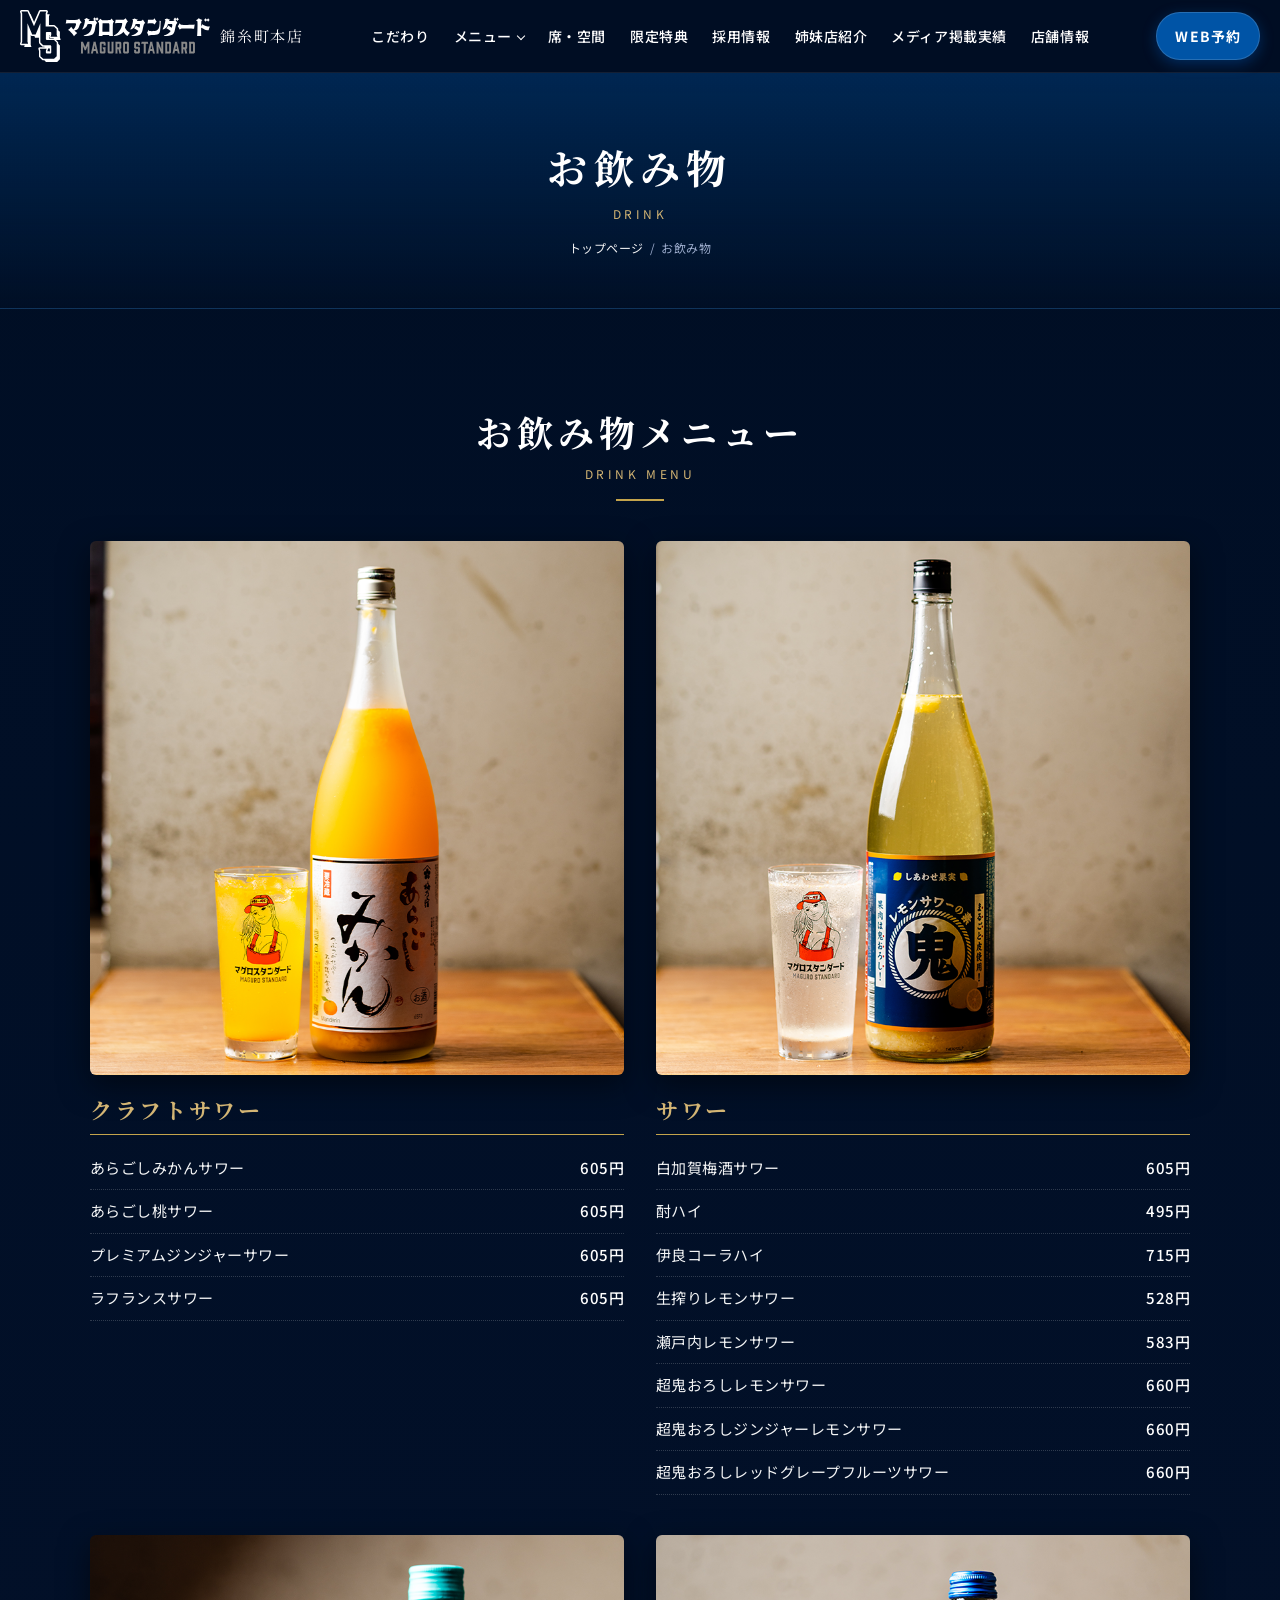
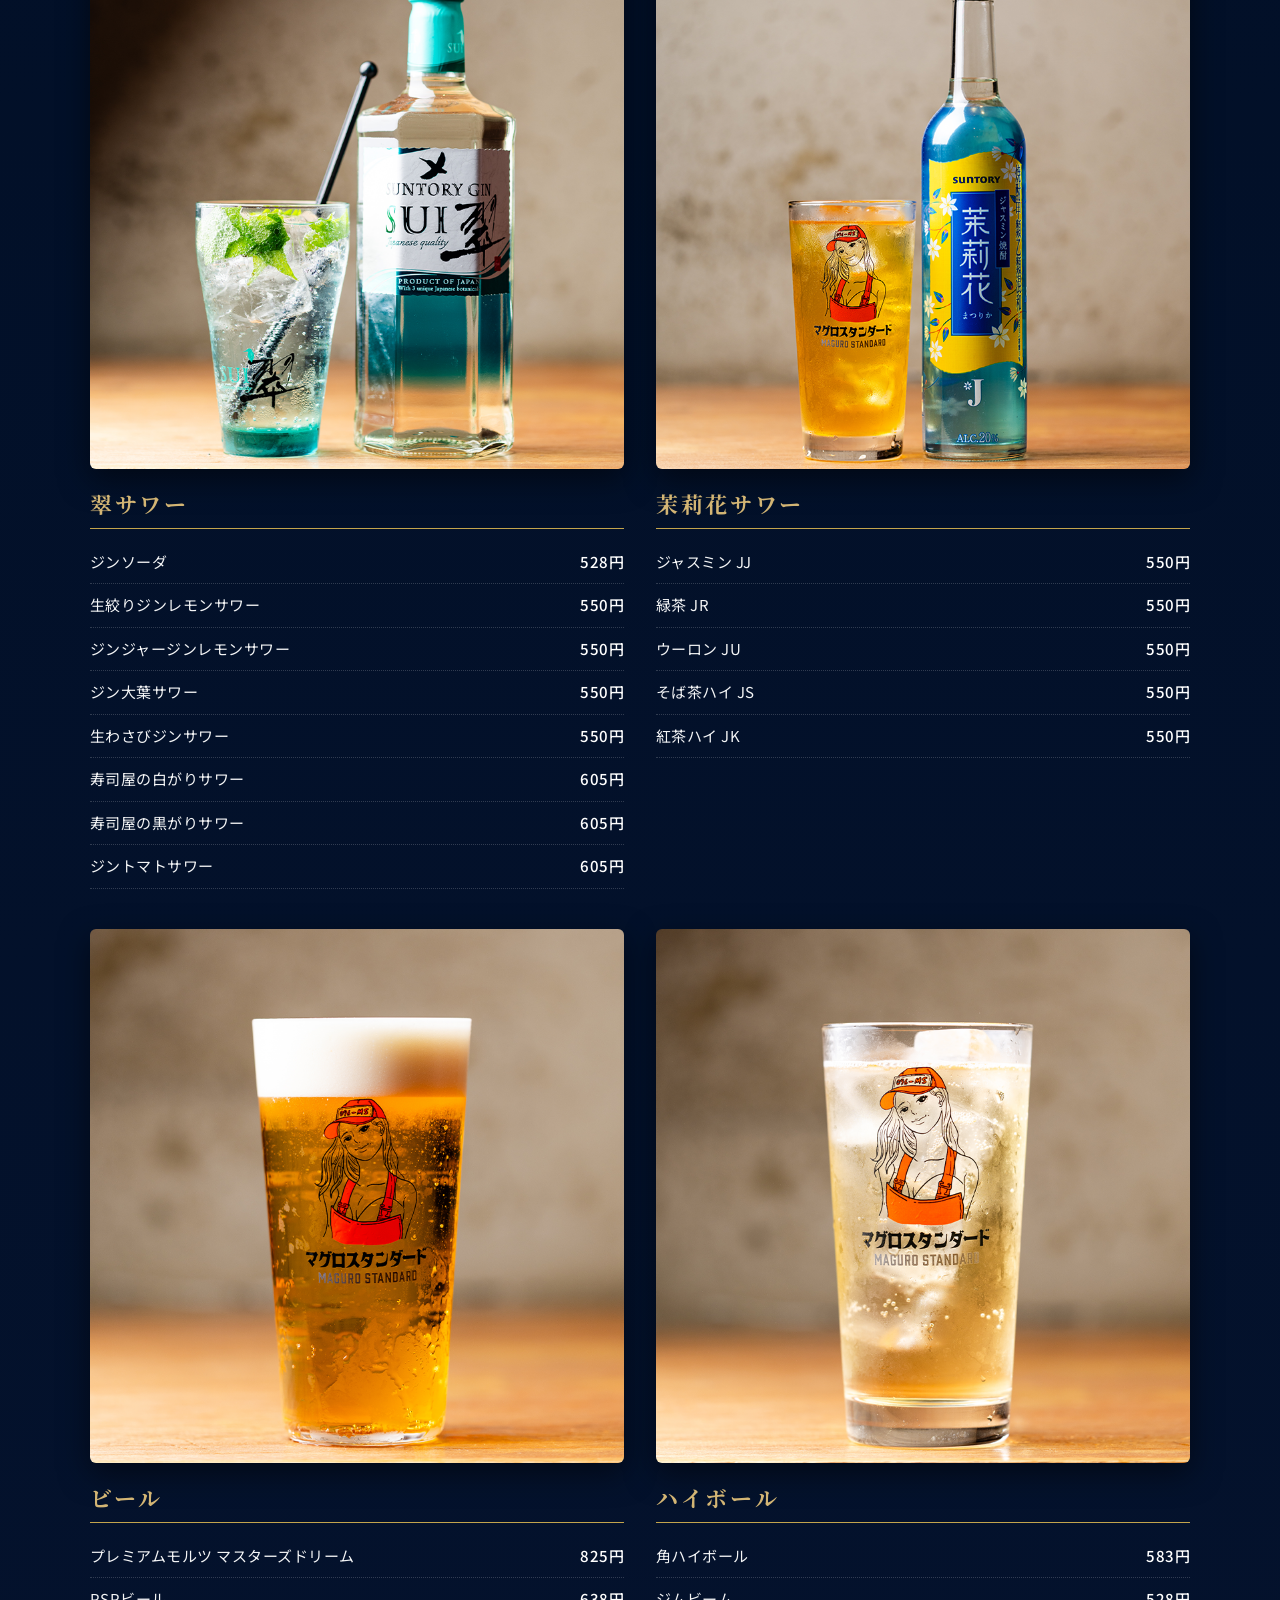
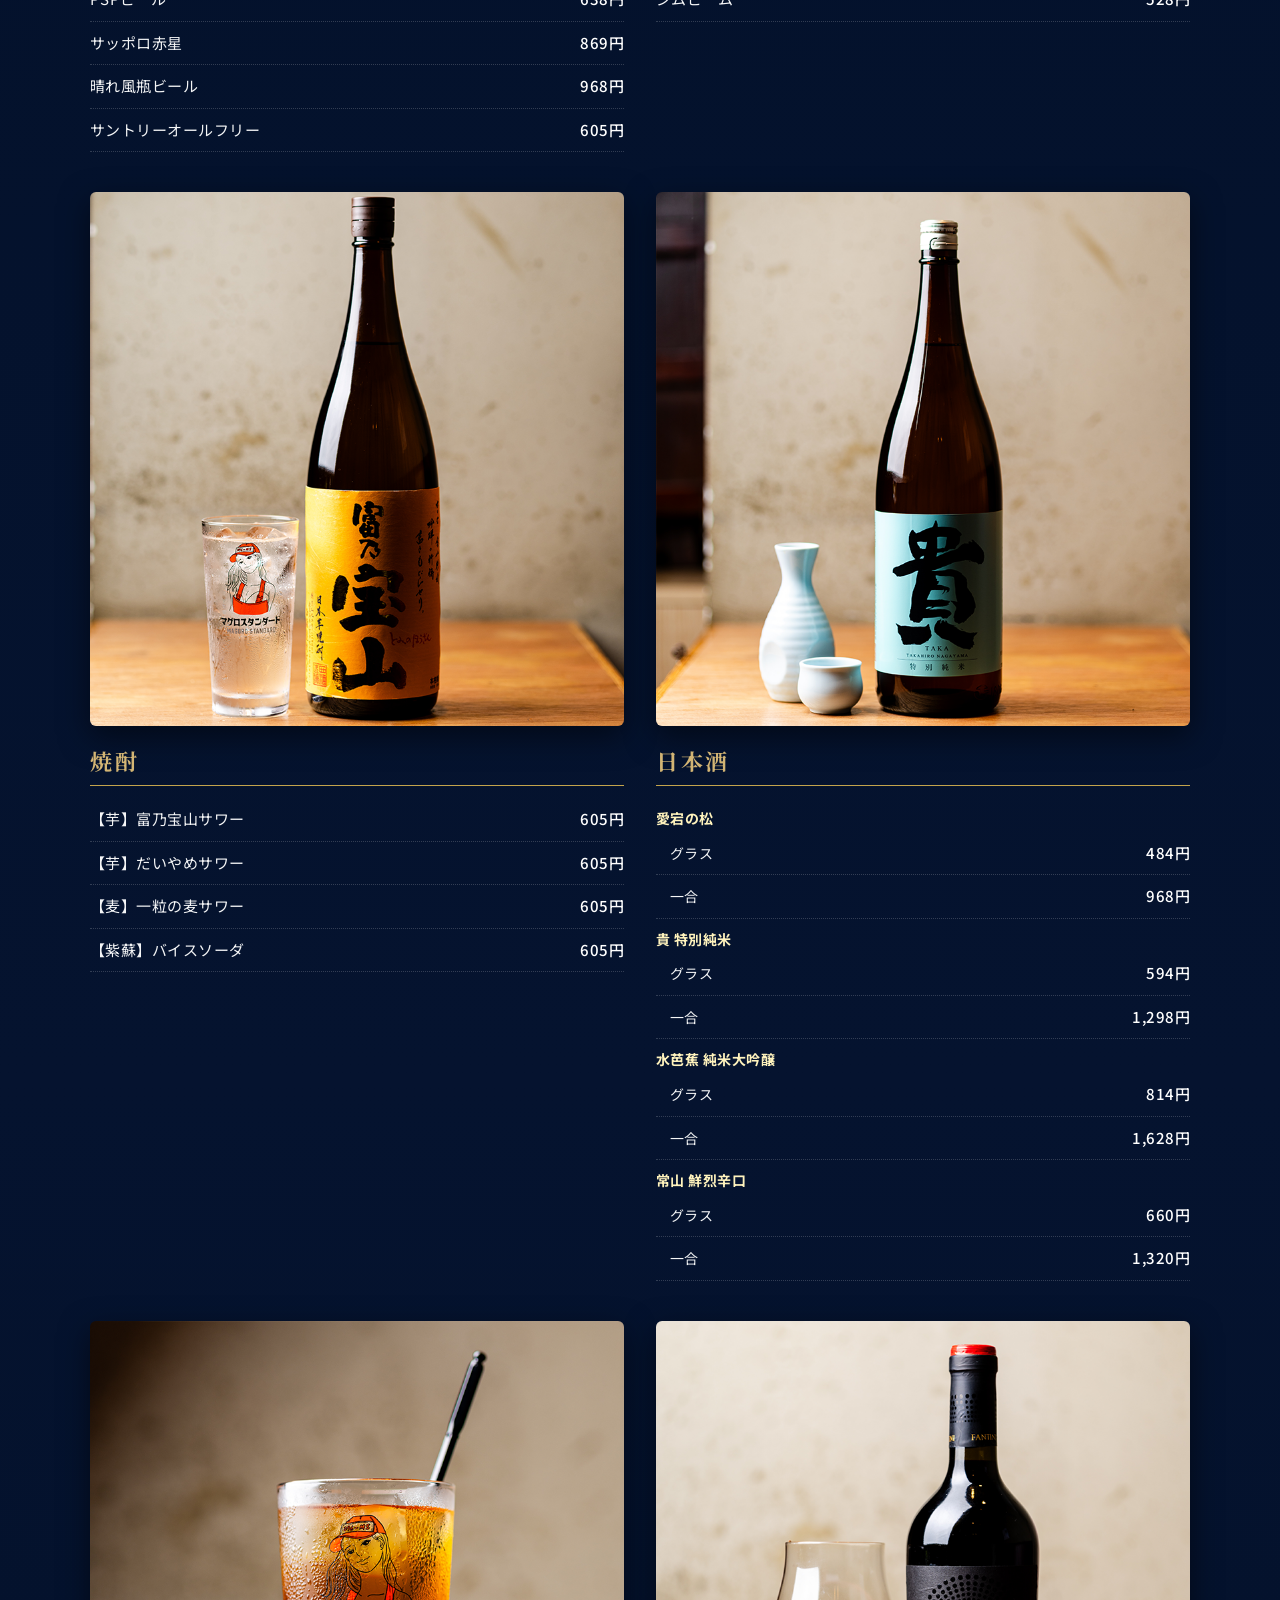
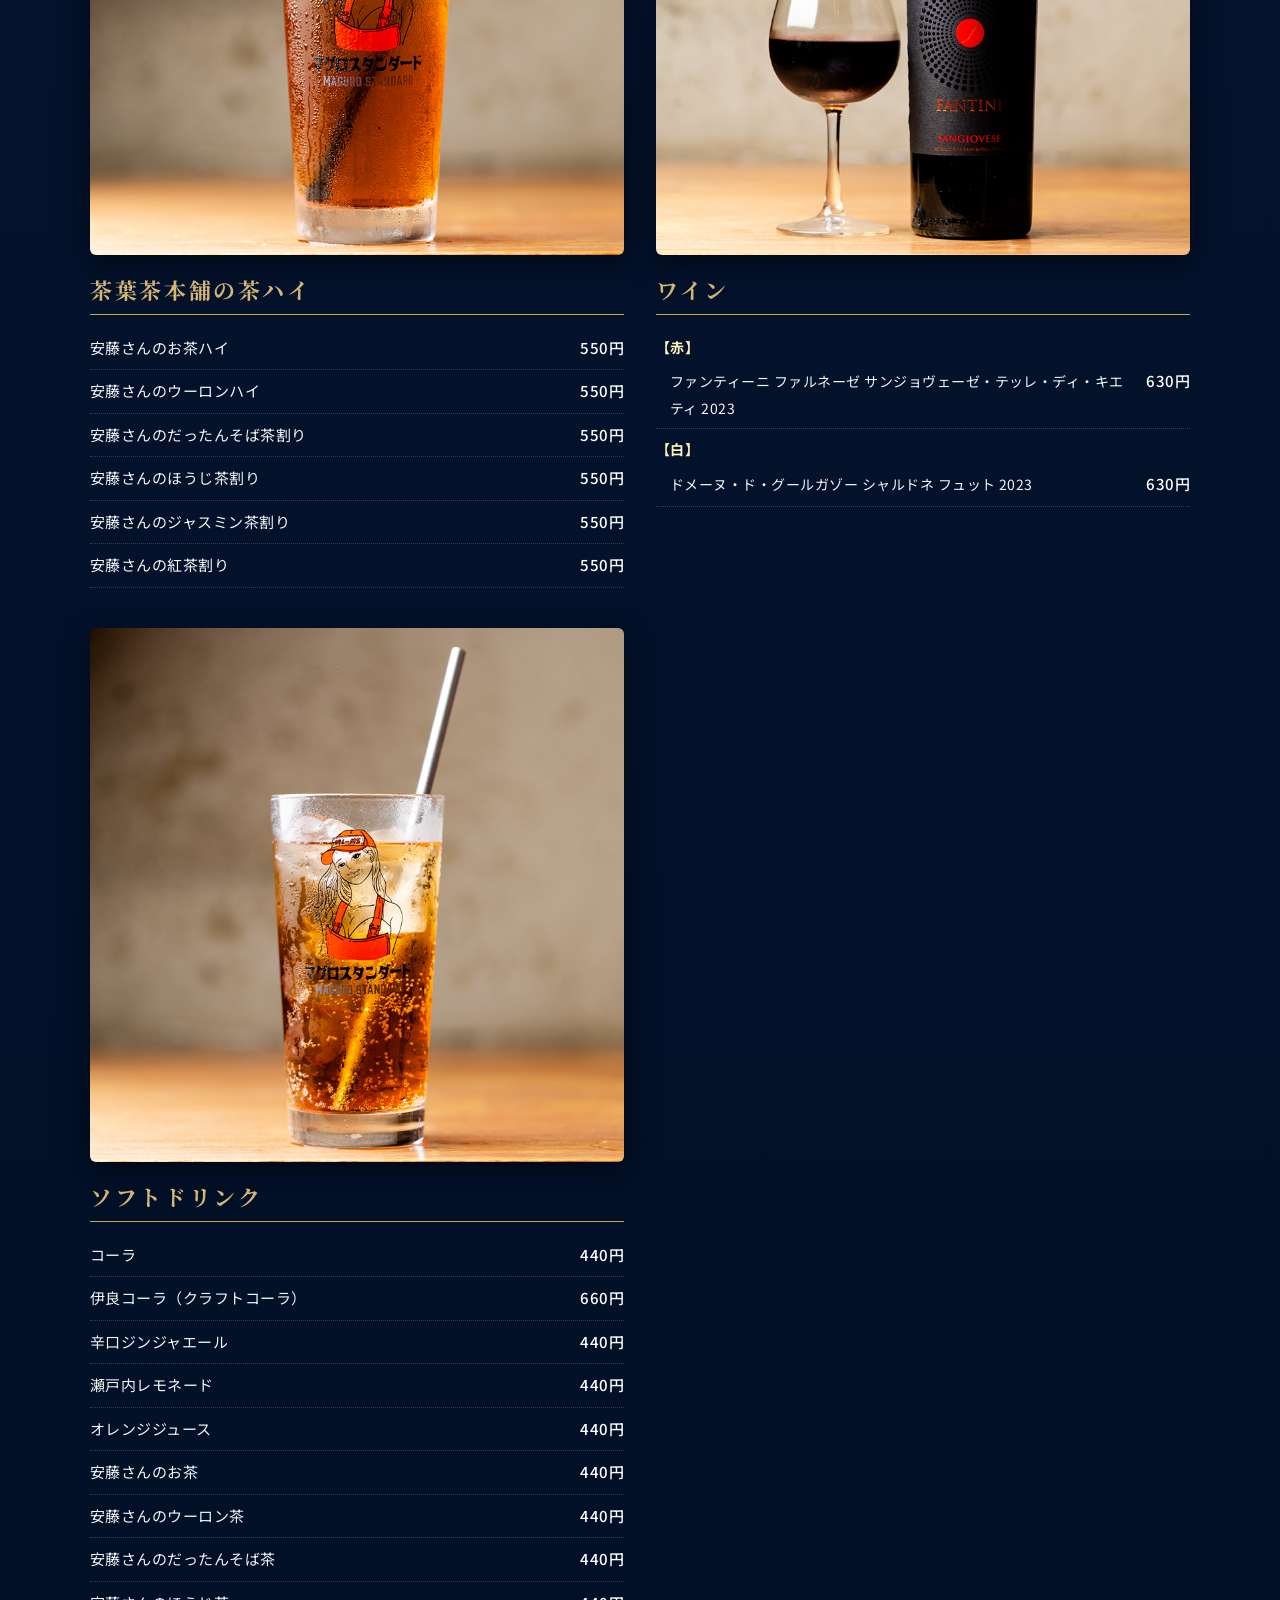
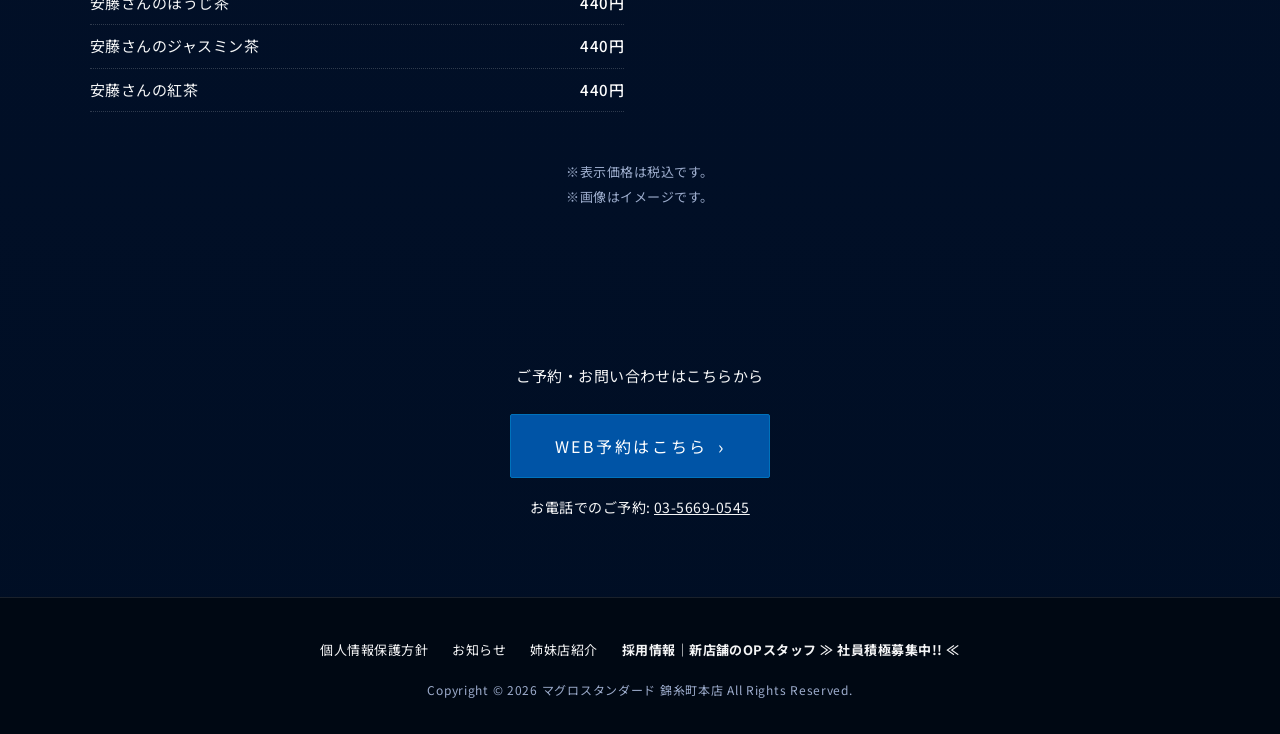
<file: drink/index.html>
<!DOCTYPE html>
<html lang="ja">
<head>
  <meta charset="UTF-8">
  <meta name="viewport" content="width=device-width, initial-scale=1.0">
  <title>お飲み物 | マグロスタンダード 錦糸町本店</title>
  <meta name="description" content="マグロスタンダード 錦糸町本店のお飲み物メニュー。クラフトサワー、翠サワー、茉莉花サワー、ビール、焼酎、日本酒、茶葉茶本舗の茶ハイ、ワイン、ソフトドリンクをご用意しております。">
  <meta property="og:locale" content="ja_JP">
  <meta property="og:type" content="article">
  <meta property="og:site_name" content="マグロスタンダード 錦糸町本店">
  <meta property="og:title" content="お飲み物 | マグロスタンダード 錦糸町本店">
  <meta property="og:description" content="マグロスタンダード 錦糸町本店のお飲み物メニュー。クラフトサワー、翠サワー、茉莉花サワー、ビール、焼酎、日本酒、茶葉茶本舗の茶ハイ、ワイン、ソフトドリンクをご用意しております。">
  <meta property="og:url" content="https://maguro-standard-kinshicho.com/drink/">
  <meta property="og:image" content="https://maguro-standard-kinshicho.com/images/drink-05.webp">
  <meta name="twitter:card" content="summary_large_image">
  <link rel="canonical" href="https://maguro-standard-kinshicho.com/drink/">
  <link rel="icon" href="../images/favicon.svg" type="image/svg+xml">
  <link rel="preconnect" href="https://fonts.googleapis.com">
  <link rel="preconnect" href="https://fonts.gstatic.com" crossorigin>
  <link href="https://fonts.googleapis.com/css2?family=Noto+Sans+JP:wght@400;500;700&family=Noto+Serif+JP:wght@500;700&display=swap" rel="stylesheet">
  <link rel="stylesheet" href="../css/style.css">
</head>
<body class="has-bottom-bar">
  <header class="site-header">
    <div class="container header-inner">
      <a class="brand" href="../" aria-label="マグロスタンダード 錦糸町本店 トップページ">
        <img src="../images/logo-white.svg" alt="マグロスタンダード" width="333" height="91">
        <span class="brand-sub">錦糸町本店</span>
      </a>
      <nav class="global-nav" aria-label="グローバルナビゲーション">
        <ul class="nav-list">
        <li><a href="../concept/">こだわり</a></li>
        <li class="has-sub"><button type="button" aria-expanded="false">メニュー</button>
          <ul class="sub-menu">
            <li><a href="../course/">コース</a></li>
            <li><a href="../food/">お食事</a></li>
            <li><a href="../drink/">お飲み物</a></li>
          </ul>
        </li>
        <li><a href="../table/">席・空間</a></li>
        <li><a href="../special/">限定特典</a></li>
        <li><a href="https://pay-it-forward-corporate.com/recruit/" target="_blank" rel="noopener">採用情報</a></li>
        <li><a href="../sister-store/">姉妹店紹介</a></li>
        <li><a href="../media/">メディア掲載実績</a></li>
        <li><a href="../#shop-info">店舗情報</a></li>
        </ul>
      </nav>
      <div class="header-actions">
        <a class="btn-reserve" href="https://yoyaku.tabelog.com/yoyaku/net_booking_form/index?rcd=13283669" target="_blank" rel="noopener">WEB予約</a>
        <button class="menu-toggle" type="button" aria-expanded="false" aria-controls="mobile-nav" aria-label="メニューを開閉">
          <span></span><span></span><span></span>
        </button>
      </div>
    </div>
  </header>
  <nav class="mobile-nav" id="mobile-nav" aria-label="モバイルナビゲーション">
    <ul>
      <li><a href="../">ホーム</a></li>
      <li><a href="../concept/">こだわり</a></li>
      <li><span>メニュー</span>
        <ul>
          <li><a href="../course/">コース</a></li>
          <li><a href="../food/">お食事</a></li>
          <li><a href="../drink/">お飲み物</a></li>
        </ul>
      </li>
      <li><a href="../table/">席・空間</a></li>
      <li><a href="../special/">限定特典</a></li>
      <li><a href="https://pay-it-forward-corporate.com/recruit/" target="_blank" rel="noopener">採用情報</a></li>
      <li><a href="../sister-store/">姉妹店紹介</a></li>
      <li><a href="../media/">メディア掲載実績</a></li>
      <li><a href="../#shop-info">店舗情報</a></li>
      <li><a href="../information/">お知らせ</a></li>
    </ul>
    <a class="btn-reserve" href="https://yoyaku.tabelog.com/yoyaku/net_booking_form/index?rcd=13283669" target="_blank" rel="noopener">WEB予約はこちら</a>
    <p class="mobile-sns">Instagram: <a href="https://www.instagram.com/magurostandardkinshicyo/" target="_blank" rel="noopener">@magurostandardkinshicyo</a></p>
  </nav>
  <div class="page-header">
    <div class="container">
      <h1>お飲み物<span class="en">DRINK</span></h1>
      <ol class="breadcrumb">
        <li><a href="../">トップページ</a></li>
        <li>お飲み物</li>
      </ol>
    </div>
  </div>

  <main>
    <section class="section">
      <div class="container">
        <h2 class="section-title">お飲み物メニュー<span class="en">DRINK MENU</span></h2>
        <div class="menu-grid">
        <div class="menu-card">
          <img src="../images/drink-01.webp" alt="クラフトサワー" width="800" height="800" loading="lazy">
          <h3>クラフトサワー</h3>
          <ul class="menu-items">
            <li><span class="name">あらごしみかんサワー</span><span class="price">605円</span></li>
            <li><span class="name">あらごし桃サワー</span><span class="price">605円</span></li>
            <li><span class="name">プレミアムジンジャーサワー</span><span class="price">605円</span></li>
            <li><span class="name">ラフランスサワー</span><span class="price">605円</span></li>
          </ul>
        </div>
        <div class="menu-card">
          <img src="../images/drink-02.webp" alt="サワー" width="800" height="800" loading="lazy">
          <h3>サワー</h3>
          <ul class="menu-items">
            <li><span class="name">白加賀梅酒サワー</span><span class="price">605円</span></li>
            <li><span class="name">酎ハイ</span><span class="price">495円</span></li>
            <li><span class="name">伊良コーラハイ</span><span class="price">715円</span></li>
            <li><span class="name">生搾りレモンサワー</span><span class="price">528円</span></li>
            <li><span class="name">瀬戸内レモンサワー</span><span class="price">583円</span></li>
            <li><span class="name">超鬼おろしレモンサワー</span><span class="price">660円</span></li>
            <li><span class="name">超鬼おろしジンジャーレモンサワー</span><span class="price">660円</span></li>
            <li><span class="name">超鬼おろしレッドグレープフルーツサワー</span><span class="price">660円</span></li>
          </ul>
        </div>
        <div class="menu-card">
          <img src="../images/drink-03.webp" alt="翠サワー" width="800" height="800" loading="lazy">
          <h3>翠サワー</h3>
          <ul class="menu-items">
            <li><span class="name">ジンソーダ</span><span class="price">528円</span></li>
            <li><span class="name">生絞りジンレモンサワー</span><span class="price">550円</span></li>
            <li><span class="name">ジンジャージンレモンサワー</span><span class="price">550円</span></li>
            <li><span class="name">ジン大葉サワー</span><span class="price">550円</span></li>
            <li><span class="name">生わさびジンサワー</span><span class="price">550円</span></li>
            <li><span class="name">寿司屋の白がりサワー</span><span class="price">605円</span></li>
            <li><span class="name">寿司屋の黒がりサワー</span><span class="price">605円</span></li>
            <li><span class="name">ジントマトサワー</span><span class="price">605円</span></li>
          </ul>
        </div>
        <div class="menu-card">
          <img src="../images/drink-04.webp" alt="茉莉花サワー" width="800" height="800" loading="lazy">
          <h3>茉莉花サワー</h3>
          <ul class="menu-items">
            <li><span class="name">ジャスミン JJ</span><span class="price">550円</span></li>
            <li><span class="name">緑茶 JR</span><span class="price">550円</span></li>
            <li><span class="name">ウーロン JU</span><span class="price">550円</span></li>
            <li><span class="name">そば茶ハイ JS</span><span class="price">550円</span></li>
            <li><span class="name">紅茶ハイ JK</span><span class="price">550円</span></li>
          </ul>
        </div>
        <div class="menu-card">
          <img src="../images/drink-05.webp" alt="ビール" width="800" height="800" loading="lazy">
          <h3>ビール</h3>
          <ul class="menu-items">
            <li><span class="name">プレミアムモルツ マスターズドリーム</span><span class="price">825円</span></li>
            <li><span class="name">PSPビール</span><span class="price">638円</span></li>
            <li><span class="name">サッポロ赤星</span><span class="price">869円</span></li>
            <li><span class="name">晴れ風瓶ビール</span><span class="price">968円</span></li>
            <li><span class="name">サントリーオールフリー</span><span class="price">605円</span></li>
          </ul>
        </div>
        <div class="menu-card">
          <img src="../images/drink-06.webp" alt="ハイボール" width="800" height="800" loading="lazy">
          <h3>ハイボール</h3>
          <ul class="menu-items">
            <li><span class="name">角ハイボール</span><span class="price">583円</span></li>
            <li><span class="name">ジムビーム</span><span class="price">528円</span></li>
          </ul>
        </div>
        <div class="menu-card">
          <img src="../images/drink-07.webp" alt="焼酎" width="800" height="800" loading="lazy">
          <h3>焼酎</h3>
          <ul class="menu-items">
            <li><span class="name">【芋】富乃宝山サワー</span><span class="price">605円</span></li>
            <li><span class="name">【芋】だいやめサワー</span><span class="price">605円</span></li>
            <li><span class="name">【麦】一粒の麦サワー</span><span class="price">605円</span></li>
            <li><span class="name">【紫蘇】バイスソーダ</span><span class="price">605円</span></li>
          </ul>
        </div>
        <div class="menu-card">
          <img src="../images/drink-08.webp" alt="日本酒" width="800" height="800" loading="lazy">
          <h3>日本酒</h3>
          <ul class="menu-items">
            <li class="head"><span class="name">愛宕の松</span></li>
            <li class="sub"><span class="name">グラス</span><span class="price">484円</span></li>
            <li class="sub"><span class="name">一合</span><span class="price">968円</span></li>
            <li class="head"><span class="name">貴 特別純米</span></li>
            <li class="sub"><span class="name">グラス</span><span class="price">594円</span></li>
            <li class="sub"><span class="name">一合</span><span class="price">1,298円</span></li>
            <li class="head"><span class="name">水芭蕉 純米大吟醸</span></li>
            <li class="sub"><span class="name">グラス</span><span class="price">814円</span></li>
            <li class="sub"><span class="name">一合</span><span class="price">1,628円</span></li>
            <li class="head"><span class="name">常山 鮮烈辛口</span></li>
            <li class="sub"><span class="name">グラス</span><span class="price">660円</span></li>
            <li class="sub"><span class="name">一合</span><span class="price">1,320円</span></li>
          </ul>
        </div>
        <div class="menu-card">
          <img src="../images/drink-09.webp" alt="茶葉茶本舗の茶ハイ" width="800" height="800" loading="lazy">
          <h3>茶葉茶本舗の茶ハイ</h3>
          <ul class="menu-items">
            <li><span class="name">安藤さんのお茶ハイ</span><span class="price">550円</span></li>
            <li><span class="name">安藤さんのウーロンハイ</span><span class="price">550円</span></li>
            <li><span class="name">安藤さんのだったんそば茶割り</span><span class="price">550円</span></li>
            <li><span class="name">安藤さんのほうじ茶割り</span><span class="price">550円</span></li>
            <li><span class="name">安藤さんのジャスミン茶割り</span><span class="price">550円</span></li>
            <li><span class="name">安藤さんの紅茶割り</span><span class="price">550円</span></li>
          </ul>
        </div>
        <div class="menu-card">
          <img src="../images/drink-10.webp" alt="ワイン" width="800" height="800" loading="lazy">
          <h3>ワイン</h3>
          <ul class="menu-items">
            <li class="head"><span class="name">【赤】</span></li>
            <li class="sub"><span class="name">ファンティーニ ファルネーゼ サンジョヴェーゼ・テッレ・ディ・キエティ 2023</span><span class="price">630円</span></li>
            <li class="head"><span class="name">【白】</span></li>
            <li class="sub"><span class="name">ドメーヌ・ド・グールガゾー シャルドネ フュット 2023</span><span class="price">630円</span></li>
          </ul>
        </div>
        <div class="menu-card">
          <img src="../images/drink-11.webp" alt="ソフトドリンク" width="800" height="800" loading="lazy">
          <h3>ソフトドリンク</h3>
          <ul class="menu-items">
            <li><span class="name">コーラ</span><span class="price">440円</span></li>
            <li><span class="name">伊良コーラ（クラフトコーラ）</span><span class="price">660円</span></li>
            <li><span class="name">辛口ジンジャエール</span><span class="price">440円</span></li>
            <li><span class="name">瀬戸内レモネード</span><span class="price">440円</span></li>
            <li><span class="name">オレンジジュース</span><span class="price">440円</span></li>
            <li><span class="name">安藤さんのお茶</span><span class="price">440円</span></li>
            <li><span class="name">安藤さんのウーロン茶</span><span class="price">440円</span></li>
            <li><span class="name">安藤さんのだったんそば茶</span><span class="price">440円</span></li>
            <li><span class="name">安藤さんのほうじ茶</span><span class="price">440円</span></li>
            <li><span class="name">安藤さんのジャスミン茶</span><span class="price">440円</span></li>
            <li><span class="name">安藤さんの紅茶</span><span class="price">440円</span></li>
          </ul>
        </div>
        </div>
        <div class="menu-notes">
          <p>※表示価格は税込です。</p>
          <p>※画像はイメージです。</p>
        </div>
      </div>
    </section>
  <section class="page-cta">
    <div class="container">
      <p>ご予約・お問い合わせはこちらから</p>
      <a class="btn btn-primary" href="https://yoyaku.tabelog.com/yoyaku/net_booking_form/index?rcd=13283669" target="_blank" rel="noopener">WEB予約はこちら</a>
      <p style="margin-top:16px;font-size:14px;">お電話でのご予約: <a href="tel:03-5669-0545" style="text-decoration:underline;">03-5669-0545</a></p>
    </div>
  </section>
  </main>
  <footer class="site-footer">
    <div class="container footer-inner">
      <ul class="footer-links">
        <li><a href="../privacy/">個人情報保護方針</a></li>
        <li><a href="../information/">お知らせ</a></li>
        <li><a href="../sister-store/">姉妹店紹介</a></li>
        <li><a class="footer-recruit" href="https://pay-it-forward-corporate.com/recruit/" target="_blank" rel="noopener">採用情報｜新店舗のOPスタッフ ≫ 社員積極募集中!! ≪</a></li>
      </ul>
      <p class="copyright">Copyright &copy; 2026 マグロスタンダード 錦糸町本店 All Rights Reserved.</p>
    </div>
  </footer>
  <nav class="bottom-bar" aria-label="クイックリンク">
    <a href="tel:03-5669-0545"><svg viewBox="0 0 24 24" fill="none" stroke="currentColor" stroke-width="1.8" stroke-linecap="round" stroke-linejoin="round" aria-hidden="true"><path d="M22 16.9v3a2 2 0 0 1-2.2 2 19.8 19.8 0 0 1-8.6-3.1 19.5 19.5 0 0 1-6-6A19.8 19.8 0 0 1 2.1 4.2 2 2 0 0 1 4.1 2h3a2 2 0 0 1 2 1.7c.1.9.4 1.8.7 2.6a2 2 0 0 1-.5 2.1L8.1 9.7a16 16 0 0 0 6 6l1.3-1.3a2 2 0 0 1 2.1-.4c.8.3 1.7.5 2.6.7a2 2 0 0 1 1.9 2z"/></svg>電話</a>
    <a href="../#footer-map"><svg viewBox="0 0 24 24" fill="none" stroke="currentColor" stroke-width="1.8" stroke-linecap="round" stroke-linejoin="round" aria-hidden="true"><path d="M21 10c0 7-9 13-9 13S3 17 3 10a9 9 0 0 1 18 0z"/><circle cx="12" cy="10" r="3"/></svg>地図</a>
    <a class="bar-reserve" href="https://yoyaku.tabelog.com/yoyaku/net_booking_form/index?rcd=13283669" target="_blank" rel="noopener"><svg viewBox="0 0 24 24" fill="none" stroke="currentColor" stroke-width="1.8" stroke-linecap="round" stroke-linejoin="round" aria-hidden="true"><rect x="3" y="4" width="18" height="18" rx="2"/><path d="M16 2v4M8 2v4M3 10h18"/></svg>WEB予約</a>
  </nav>
  <script src="../js/main.js"></script>
</body>
</html>
</file>
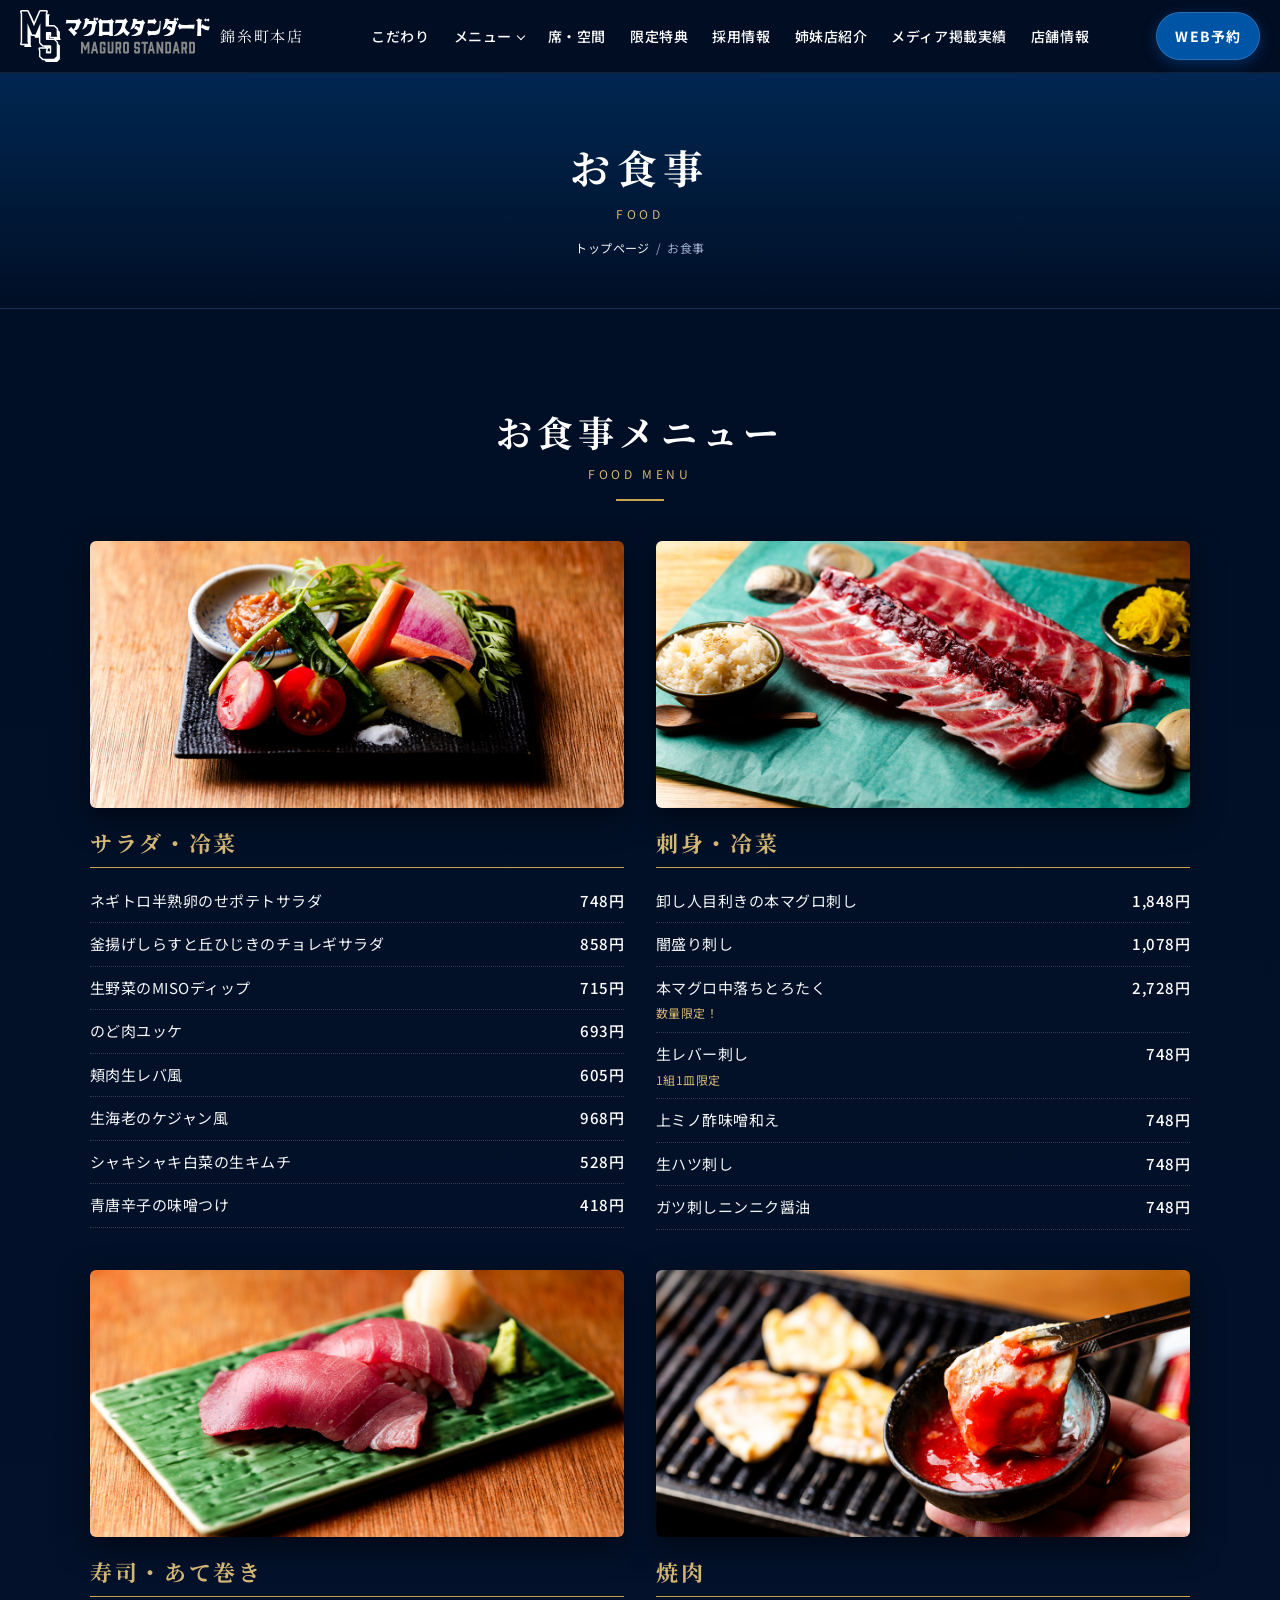
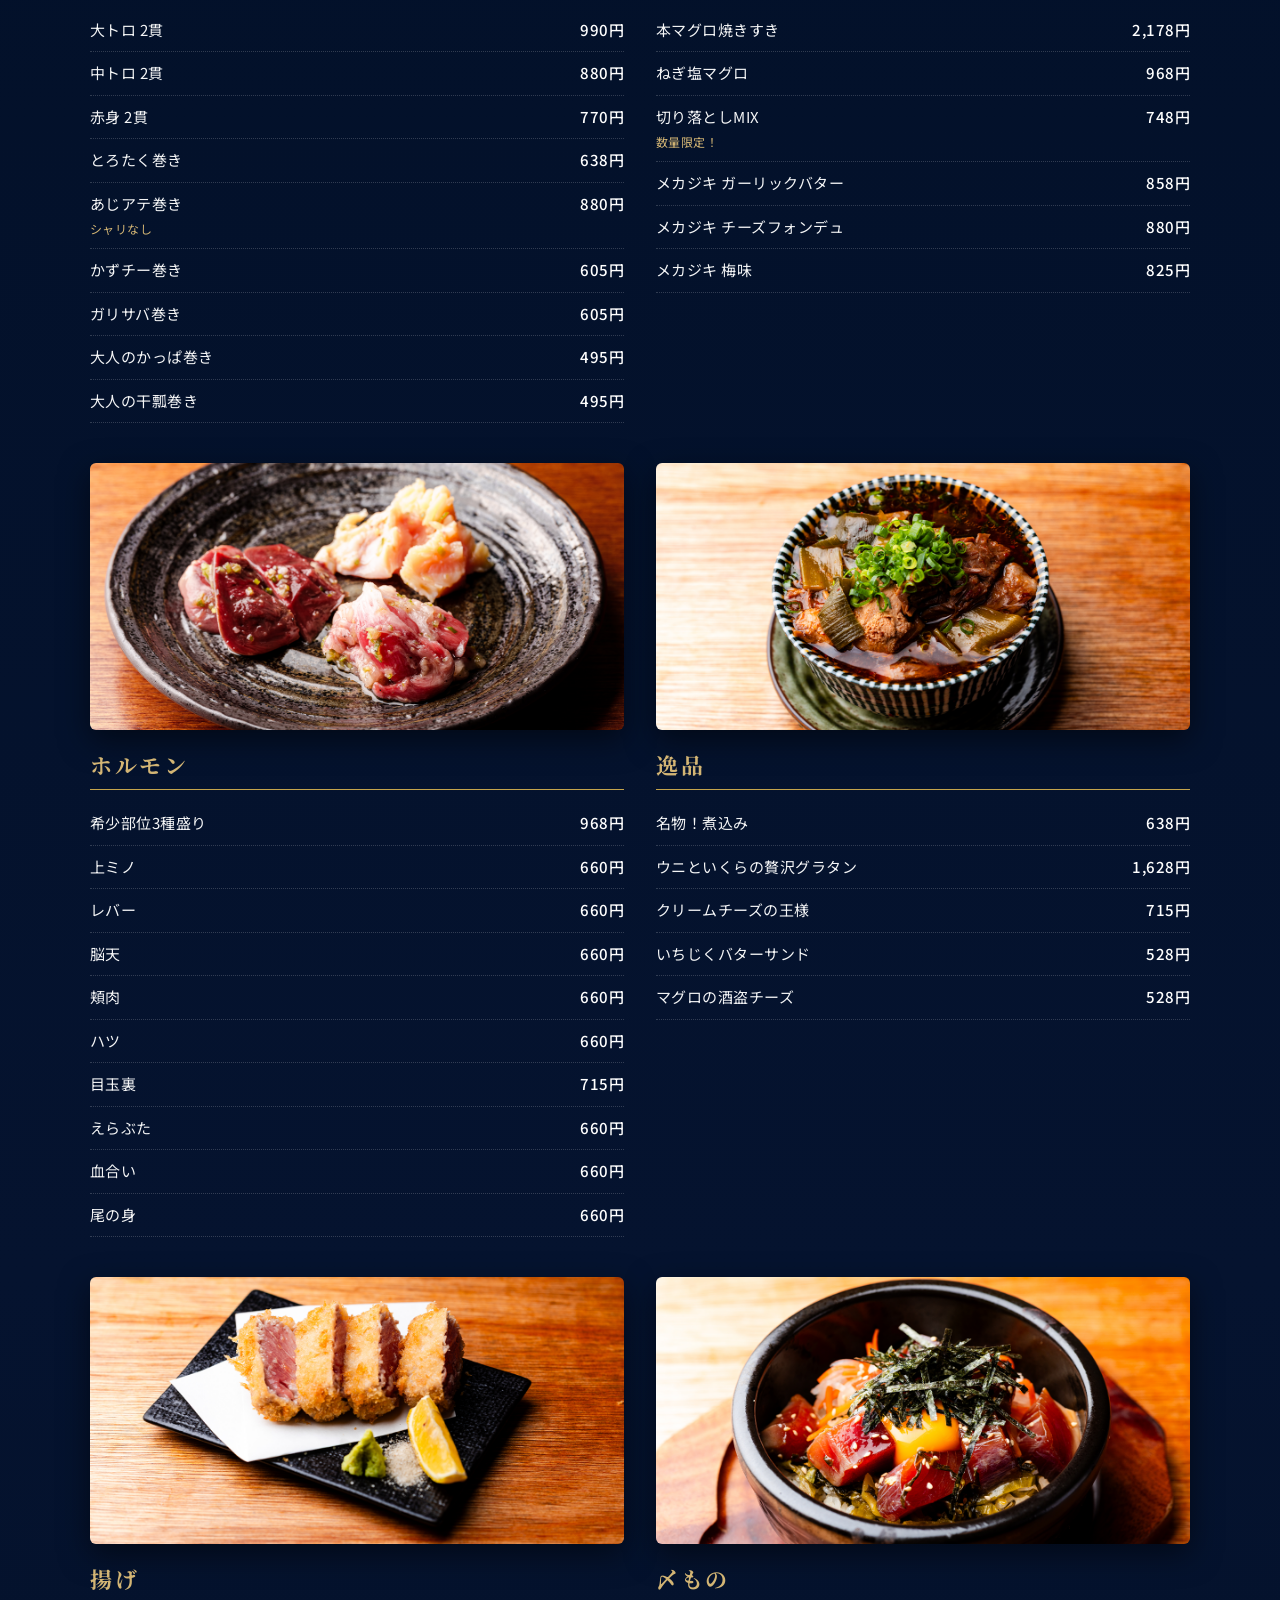
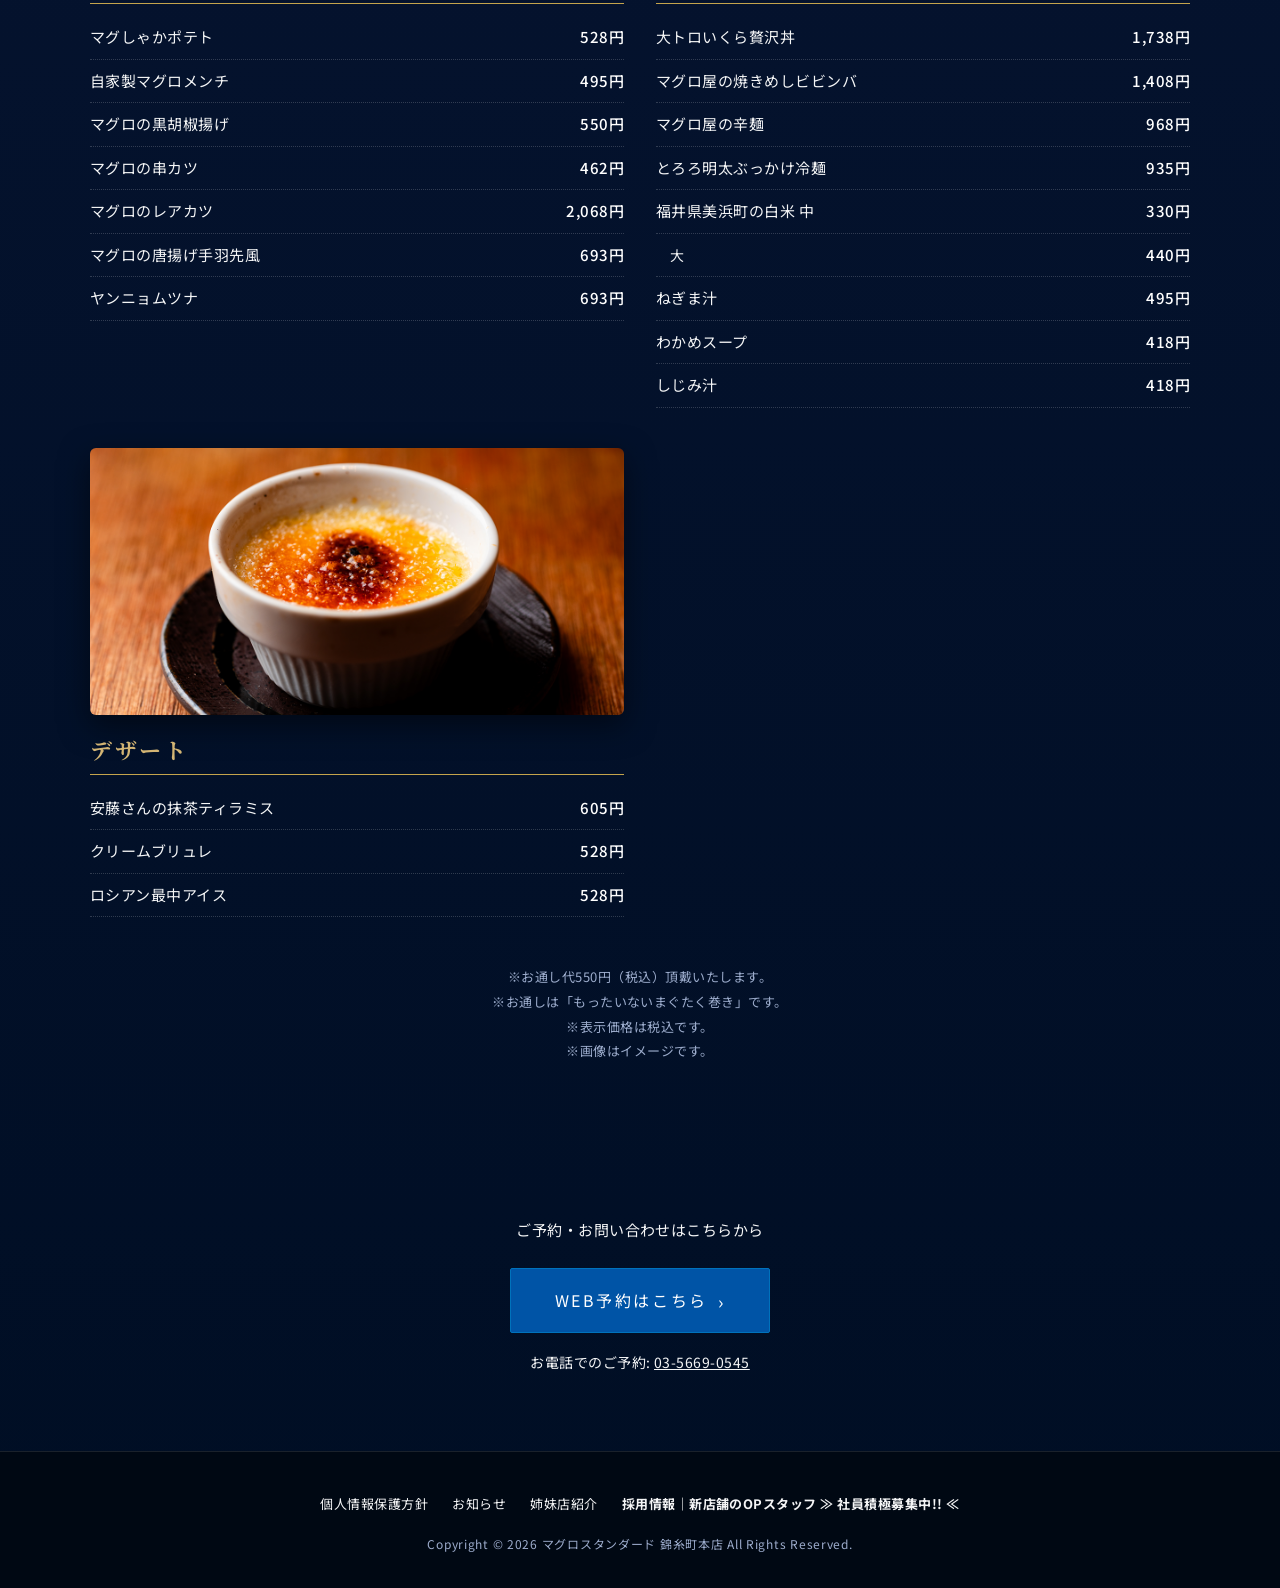
<file: food/index.html>
<!DOCTYPE html>
<html lang="ja">
<head>
  <meta charset="UTF-8">
  <meta name="viewport" content="width=device-width, initial-scale=1.0">
  <title>お食事 | マグロスタンダード 錦糸町本店</title>
  <meta name="description" content="マグロスタンダード 錦糸町本店のお食事メニュー。マグロ焼肉をメインにマグロ刺身、寿司・あて巻き、ホルモン、揚げ物、〆ものなど、マグロづくしのメニューをご用意しております。">
  <meta property="og:locale" content="ja_JP">
  <meta property="og:type" content="article">
  <meta property="og:site_name" content="マグロスタンダード 錦糸町本店">
  <meta property="og:title" content="お食事 | マグロスタンダード 錦糸町本店">
  <meta property="og:description" content="マグロスタンダード 錦糸町本店のお食事メニュー。マグロ焼肉をメインにマグロ刺身、寿司・あて巻き、ホルモン、揚げ物、〆ものなど、マグロづくしのメニューをご用意しております。">
  <meta property="og:url" content="https://maguro-standard-kinshicho.com/food/">
  <meta property="og:image" content="https://maguro-standard-kinshicho.com/images/food-01.webp">
  <meta name="twitter:card" content="summary_large_image">
  <link rel="canonical" href="https://maguro-standard-kinshicho.com/food/">
  <link rel="icon" href="../images/favicon.svg" type="image/svg+xml">
  <link rel="preconnect" href="https://fonts.googleapis.com">
  <link rel="preconnect" href="https://fonts.gstatic.com" crossorigin>
  <link href="https://fonts.googleapis.com/css2?family=Noto+Sans+JP:wght@400;500;700&family=Noto+Serif+JP:wght@500;700&display=swap" rel="stylesheet">
  <link rel="stylesheet" href="../css/style.css">
</head>
<body class="has-bottom-bar">
  <header class="site-header">
    <div class="container header-inner">
      <a class="brand" href="../" aria-label="マグロスタンダード 錦糸町本店 トップページ">
        <img src="../images/logo-white.svg" alt="マグロスタンダード" width="333" height="91">
        <span class="brand-sub">錦糸町本店</span>
      </a>
      <nav class="global-nav" aria-label="グローバルナビゲーション">
        <ul class="nav-list">
        <li><a href="../concept/">こだわり</a></li>
        <li class="has-sub"><button type="button" aria-expanded="false">メニュー</button>
          <ul class="sub-menu">
            <li><a href="../course/">コース</a></li>
            <li><a href="../food/">お食事</a></li>
            <li><a href="../drink/">お飲み物</a></li>
          </ul>
        </li>
        <li><a href="../table/">席・空間</a></li>
        <li><a href="../special/">限定特典</a></li>
        <li><a href="https://pay-it-forward-corporate.com/recruit/" target="_blank" rel="noopener">採用情報</a></li>
        <li><a href="../sister-store/">姉妹店紹介</a></li>
        <li><a href="../media/">メディア掲載実績</a></li>
        <li><a href="../#shop-info">店舗情報</a></li>
        </ul>
      </nav>
      <div class="header-actions">
        <a class="btn-reserve" href="https://yoyaku.tabelog.com/yoyaku/net_booking_form/index?rcd=13283669" target="_blank" rel="noopener">WEB予約</a>
        <button class="menu-toggle" type="button" aria-expanded="false" aria-controls="mobile-nav" aria-label="メニューを開閉">
          <span></span><span></span><span></span>
        </button>
      </div>
    </div>
  </header>
  <nav class="mobile-nav" id="mobile-nav" aria-label="モバイルナビゲーション">
    <ul>
      <li><a href="../">ホーム</a></li>
      <li><a href="../concept/">こだわり</a></li>
      <li><span>メニュー</span>
        <ul>
          <li><a href="../course/">コース</a></li>
          <li><a href="../food/">お食事</a></li>
          <li><a href="../drink/">お飲み物</a></li>
        </ul>
      </li>
      <li><a href="../table/">席・空間</a></li>
      <li><a href="../special/">限定特典</a></li>
      <li><a href="https://pay-it-forward-corporate.com/recruit/" target="_blank" rel="noopener">採用情報</a></li>
      <li><a href="../sister-store/">姉妹店紹介</a></li>
      <li><a href="../media/">メディア掲載実績</a></li>
      <li><a href="../#shop-info">店舗情報</a></li>
      <li><a href="../information/">お知らせ</a></li>
    </ul>
    <a class="btn-reserve" href="https://yoyaku.tabelog.com/yoyaku/net_booking_form/index?rcd=13283669" target="_blank" rel="noopener">WEB予約はこちら</a>
    <p class="mobile-sns">Instagram: <a href="https://www.instagram.com/magurostandardkinshicyo/" target="_blank" rel="noopener">@magurostandardkinshicyo</a></p>
  </nav>
  <div class="page-header">
    <div class="container">
      <h1>お食事<span class="en">FOOD</span></h1>
      <ol class="breadcrumb">
        <li><a href="../">トップページ</a></li>
        <li>お食事</li>
      </ol>
    </div>
  </div>

  <main>
    <section class="section">
      <div class="container">
        <h2 class="section-title">お食事メニュー<span class="en">FOOD MENU</span></h2>
        <div class="menu-grid">
        <div class="menu-card">
          <img src="../images/food-01.webp" alt="サラダ・冷菜" width="1200" height="600" loading="lazy">
          <h3>サラダ・冷菜</h3>
          <ul class="menu-items">
            <li><span class="name">ネギトロ半熟卵のせポテトサラダ</span><span class="price">748円</span></li>
            <li><span class="name">釜揚げしらすと丘ひじきのチョレギサラダ</span><span class="price">858円</span></li>
            <li><span class="name">生野菜のMISOディップ</span><span class="price">715円</span></li>
            <li><span class="name">のど肉ユッケ</span><span class="price">693円</span></li>
            <li><span class="name">頬肉生レバ風</span><span class="price">605円</span></li>
            <li><span class="name">生海老のケジャン風</span><span class="price">968円</span></li>
            <li><span class="name">シャキシャキ白菜の生キムチ</span><span class="price">528円</span></li>
            <li><span class="name">青唐辛子の味噌つけ</span><span class="price">418円</span></li>
          </ul>
        </div>
        <div class="menu-card">
          <img src="../images/food-02.webp" alt="刺身・冷菜" width="1200" height="600" loading="lazy">
          <h3>刺身・冷菜</h3>
          <ul class="menu-items">
            <li><span class="name">卸し人目利きの本マグロ刺し</span><span class="price">1,848円</span></li>
            <li><span class="name">闇盛り刺し</span><span class="price">1,078円</span></li>
            <li><span class="name">本マグロ中落ちとろたく<small>数量限定！</small></span><span class="price">2,728円</span></li>
            <li><span class="name">生レバー刺し<small>1組1皿限定</small></span><span class="price">748円</span></li>
            <li><span class="name">上ミノ酢味噌和え</span><span class="price">748円</span></li>
            <li><span class="name">生ハツ刺し</span><span class="price">748円</span></li>
            <li><span class="name">ガツ刺しニンニク醤油</span><span class="price">748円</span></li>
          </ul>
        </div>
        <div class="menu-card">
          <img src="../images/food-03.webp" alt="寿司・あて巻き" width="1200" height="600" loading="lazy">
          <h3>寿司・あて巻き</h3>
          <ul class="menu-items">
            <li><span class="name">大トロ 2貫</span><span class="price">990円</span></li>
            <li><span class="name">中トロ 2貫</span><span class="price">880円</span></li>
            <li><span class="name">赤身 2貫</span><span class="price">770円</span></li>
            <li><span class="name">とろたく巻き</span><span class="price">638円</span></li>
            <li><span class="name">あじアテ巻き<small>シャリなし</small></span><span class="price">880円</span></li>
            <li><span class="name">かずチー巻き</span><span class="price">605円</span></li>
            <li><span class="name">ガリサバ巻き</span><span class="price">605円</span></li>
            <li><span class="name">大人のかっぱ巻き</span><span class="price">495円</span></li>
            <li><span class="name">大人の干瓢巻き</span><span class="price">495円</span></li>
          </ul>
        </div>
        <div class="menu-card">
          <img src="../images/food-04.webp" alt="焼肉" width="1200" height="600" loading="lazy">
          <h3>焼肉</h3>
          <ul class="menu-items">
            <li><span class="name">本マグロ焼きすき</span><span class="price">2,178円</span></li>
            <li><span class="name">ねぎ塩マグロ</span><span class="price">968円</span></li>
            <li><span class="name">切り落としMIX<small>数量限定！</small></span><span class="price">748円</span></li>
            <li><span class="name">メカジキ ガーリックバター</span><span class="price">858円</span></li>
            <li><span class="name">メカジキ チーズフォンデュ</span><span class="price">880円</span></li>
            <li><span class="name">メカジキ 梅味</span><span class="price">825円</span></li>
          </ul>
        </div>
        <div class="menu-card">
          <img src="../images/food-05.webp" alt="ホルモン" width="1200" height="600" loading="lazy">
          <h3>ホルモン</h3>
          <ul class="menu-items">
            <li><span class="name">希少部位3種盛り</span><span class="price">968円</span></li>
            <li><span class="name">上ミノ</span><span class="price">660円</span></li>
            <li><span class="name">レバー</span><span class="price">660円</span></li>
            <li><span class="name">脳天</span><span class="price">660円</span></li>
            <li><span class="name">頬肉</span><span class="price">660円</span></li>
            <li><span class="name">ハツ</span><span class="price">660円</span></li>
            <li><span class="name">目玉裏</span><span class="price">715円</span></li>
            <li><span class="name">えらぶた</span><span class="price">660円</span></li>
            <li><span class="name">血合い</span><span class="price">660円</span></li>
            <li><span class="name">尾の身</span><span class="price">660円</span></li>
          </ul>
        </div>
        <div class="menu-card">
          <img src="../images/food-06.webp" alt="逸品" width="1200" height="600" loading="lazy">
          <h3>逸品</h3>
          <ul class="menu-items">
            <li><span class="name">名物！煮込み</span><span class="price">638円</span></li>
            <li><span class="name">ウニといくらの贅沢グラタン</span><span class="price">1,628円</span></li>
            <li><span class="name">クリームチーズの王様</span><span class="price">715円</span></li>
            <li><span class="name">いちじくバターサンド</span><span class="price">528円</span></li>
            <li><span class="name">マグロの酒盗チーズ</span><span class="price">528円</span></li>
          </ul>
        </div>
        <div class="menu-card">
          <img src="../images/food-07.webp" alt="揚げ" width="1200" height="600" loading="lazy">
          <h3>揚げ</h3>
          <ul class="menu-items">
            <li><span class="name">マグしゃかポテト</span><span class="price">528円</span></li>
            <li><span class="name">自家製マグロメンチ</span><span class="price">495円</span></li>
            <li><span class="name">マグロの黒胡椒揚げ</span><span class="price">550円</span></li>
            <li><span class="name">マグロの串カツ</span><span class="price">462円</span></li>
            <li><span class="name">マグロのレアカツ</span><span class="price">2,068円</span></li>
            <li><span class="name">マグロの唐揚げ手羽先風</span><span class="price">693円</span></li>
            <li><span class="name">ヤンニョムツナ</span><span class="price">693円</span></li>
          </ul>
        </div>
        <div class="menu-card">
          <img src="../images/food-08.webp" alt="〆もの" width="1200" height="600" loading="lazy">
          <h3>〆もの</h3>
          <ul class="menu-items">
            <li><span class="name">大トロいくら贅沢丼</span><span class="price">1,738円</span></li>
            <li><span class="name">マグロ屋の焼きめしビビンバ</span><span class="price">1,408円</span></li>
            <li><span class="name">マグロ屋の辛麺</span><span class="price">968円</span></li>
            <li><span class="name">とろろ明太ぶっかけ冷麺</span><span class="price">935円</span></li>
            <li><span class="name">福井県美浜町の白米 中</span><span class="price">330円</span></li>
            <li class="sub"><span class="name">大</span><span class="price">440円</span></li>
            <li><span class="name">ねぎま汁</span><span class="price">495円</span></li>
            <li><span class="name">わかめスープ</span><span class="price">418円</span></li>
            <li><span class="name">しじみ汁</span><span class="price">418円</span></li>
          </ul>
        </div>
        <div class="menu-card">
          <img src="../images/food-09.webp" alt="デザート" width="1200" height="600" loading="lazy">
          <h3>デザート</h3>
          <ul class="menu-items">
            <li><span class="name">安藤さんの抹茶ティラミス</span><span class="price">605円</span></li>
            <li><span class="name">クリームブリュレ</span><span class="price">528円</span></li>
            <li><span class="name">ロシアン最中アイス</span><span class="price">528円</span></li>
          </ul>
        </div>
        </div>
        <div class="menu-notes">
          <p>※お通し代550円（税込）頂戴いたします。</p>
          <p>※お通しは「もったいないまぐたく巻き」です。</p>
          <p>※表示価格は税込です。</p>
          <p>※画像はイメージです。</p>
        </div>
      </div>
    </section>
  <section class="page-cta">
    <div class="container">
      <p>ご予約・お問い合わせはこちらから</p>
      <a class="btn btn-primary" href="https://yoyaku.tabelog.com/yoyaku/net_booking_form/index?rcd=13283669" target="_blank" rel="noopener">WEB予約はこちら</a>
      <p style="margin-top:16px;font-size:14px;">お電話でのご予約: <a href="tel:03-5669-0545" style="text-decoration:underline;">03-5669-0545</a></p>
    </div>
  </section>
  </main>
  <footer class="site-footer">
    <div class="container footer-inner">
      <ul class="footer-links">
        <li><a href="../privacy/">個人情報保護方針</a></li>
        <li><a href="../information/">お知らせ</a></li>
        <li><a href="../sister-store/">姉妹店紹介</a></li>
        <li><a class="footer-recruit" href="https://pay-it-forward-corporate.com/recruit/" target="_blank" rel="noopener">採用情報｜新店舗のOPスタッフ ≫ 社員積極募集中!! ≪</a></li>
      </ul>
      <p class="copyright">Copyright &copy; 2026 マグロスタンダード 錦糸町本店 All Rights Reserved.</p>
    </div>
  </footer>
  <nav class="bottom-bar" aria-label="クイックリンク">
    <a href="tel:03-5669-0545"><svg viewBox="0 0 24 24" fill="none" stroke="currentColor" stroke-width="1.8" stroke-linecap="round" stroke-linejoin="round" aria-hidden="true"><path d="M22 16.9v3a2 2 0 0 1-2.2 2 19.8 19.8 0 0 1-8.6-3.1 19.5 19.5 0 0 1-6-6A19.8 19.8 0 0 1 2.1 4.2 2 2 0 0 1 4.1 2h3a2 2 0 0 1 2 1.7c.1.9.4 1.8.7 2.6a2 2 0 0 1-.5 2.1L8.1 9.7a16 16 0 0 0 6 6l1.3-1.3a2 2 0 0 1 2.1-.4c.8.3 1.7.5 2.6.7a2 2 0 0 1 1.9 2z"/></svg>電話</a>
    <a href="../#footer-map"><svg viewBox="0 0 24 24" fill="none" stroke="currentColor" stroke-width="1.8" stroke-linecap="round" stroke-linejoin="round" aria-hidden="true"><path d="M21 10c0 7-9 13-9 13S3 17 3 10a9 9 0 0 1 18 0z"/><circle cx="12" cy="10" r="3"/></svg>地図</a>
    <a class="bar-reserve" href="https://yoyaku.tabelog.com/yoyaku/net_booking_form/index?rcd=13283669" target="_blank" rel="noopener"><svg viewBox="0 0 24 24" fill="none" stroke="currentColor" stroke-width="1.8" stroke-linecap="round" stroke-linejoin="round" aria-hidden="true"><rect x="3" y="4" width="18" height="18" rx="2"/><path d="M16 2v4M8 2v4M3 10h18"/></svg>WEB予約</a>
  </nav>
  <script src="../js/main.js"></script>
</body>
</html>
</file>
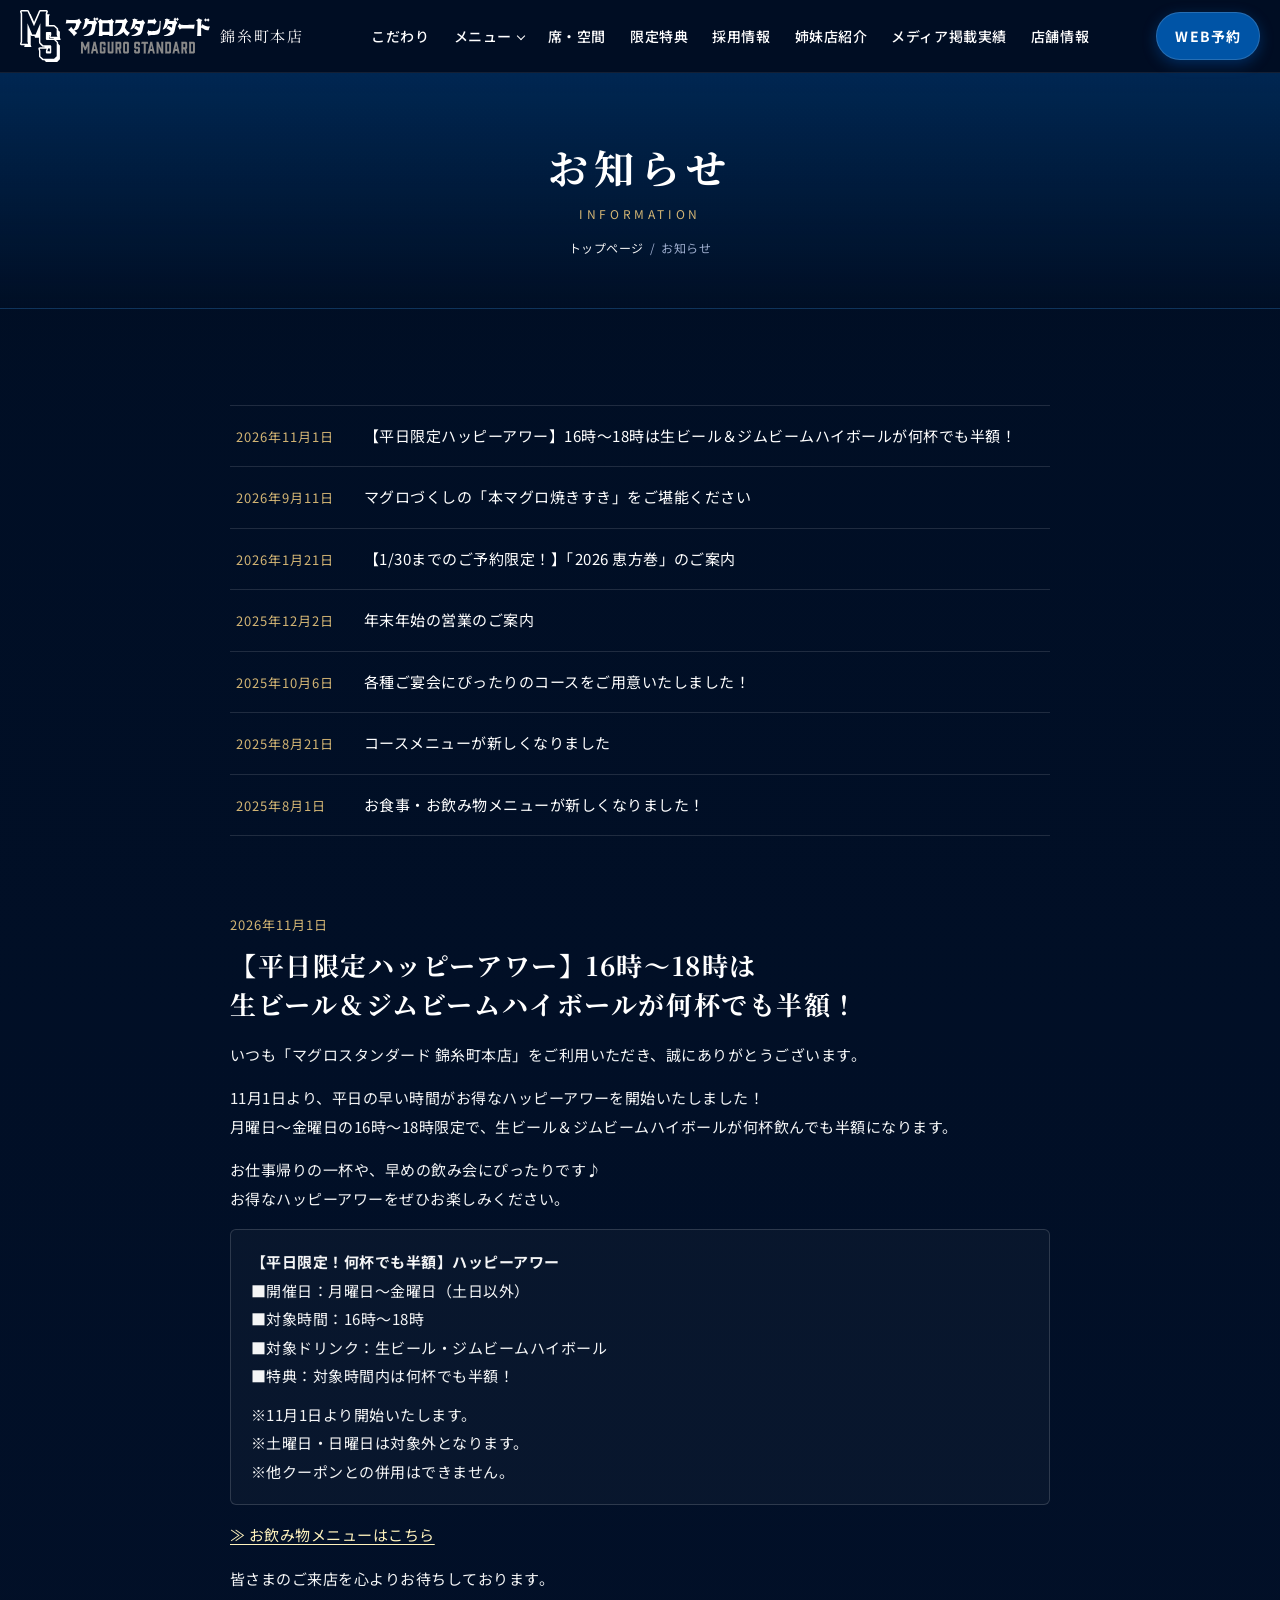
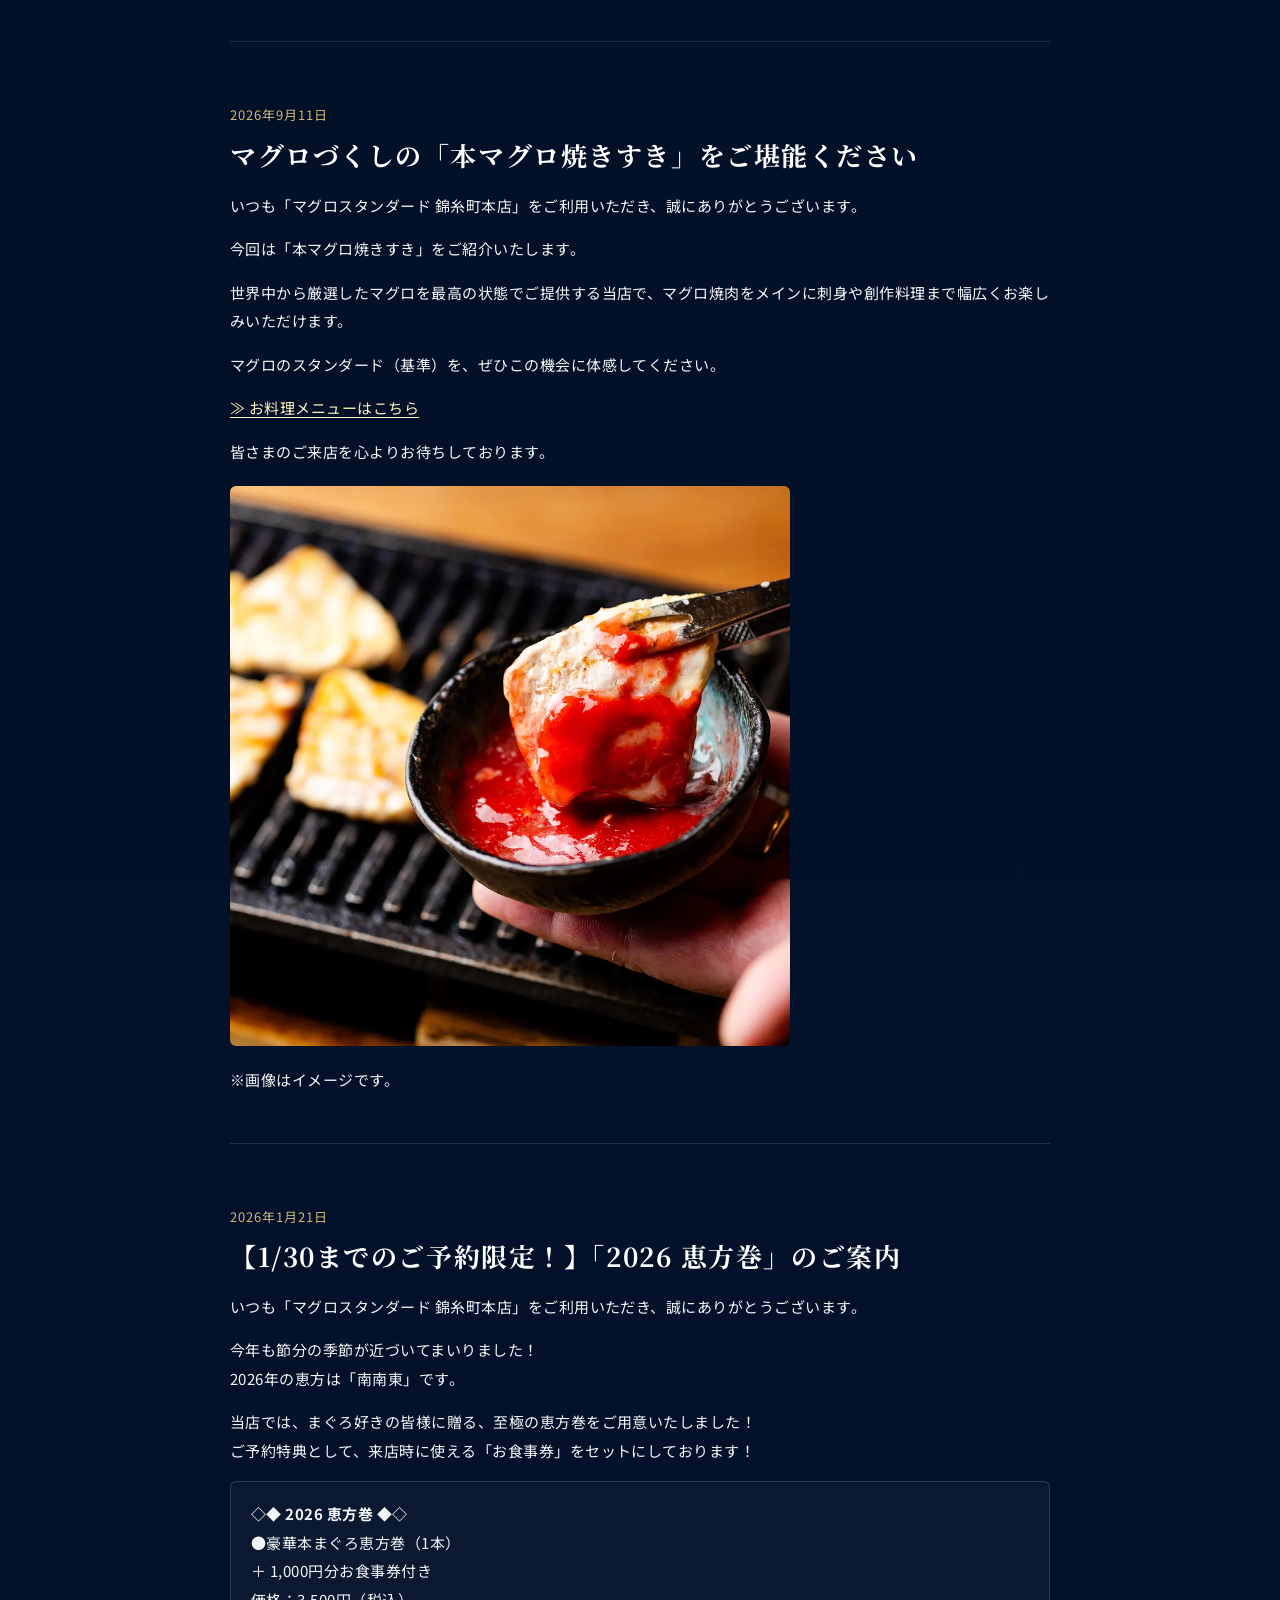
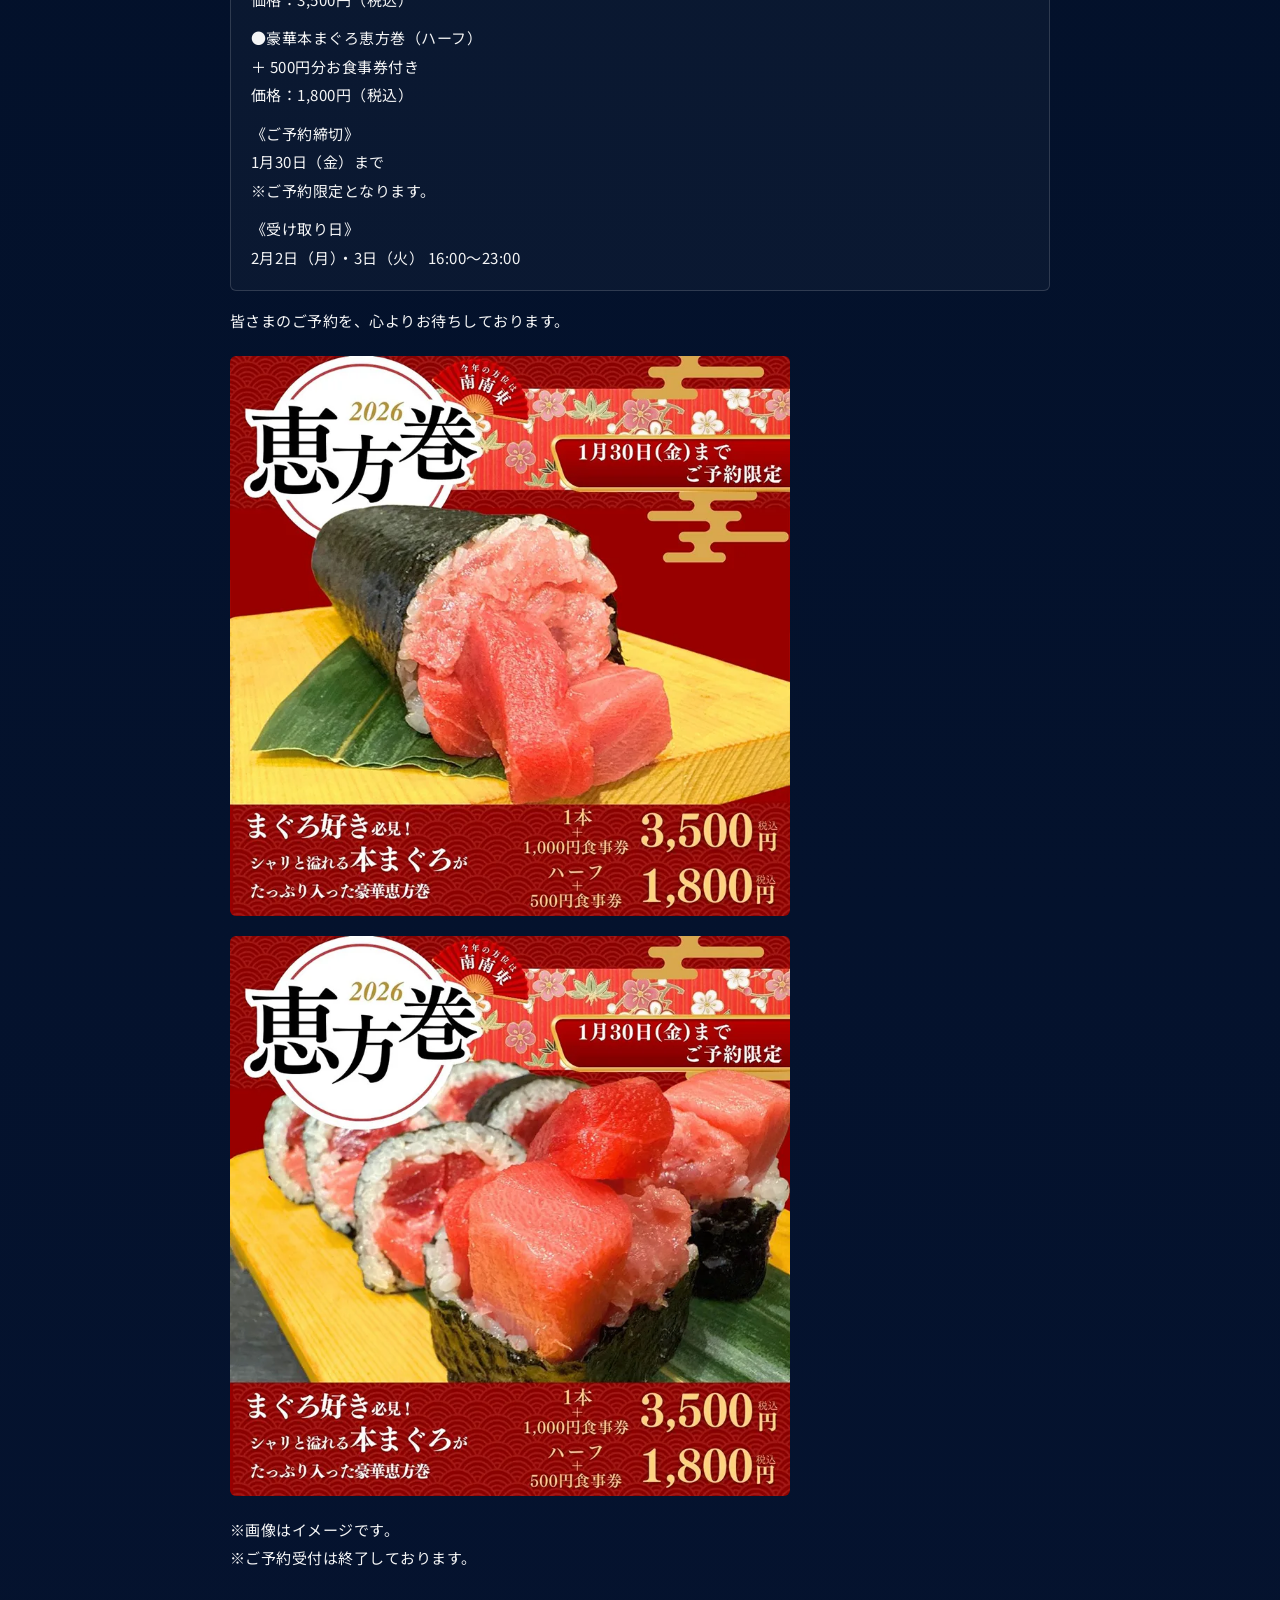
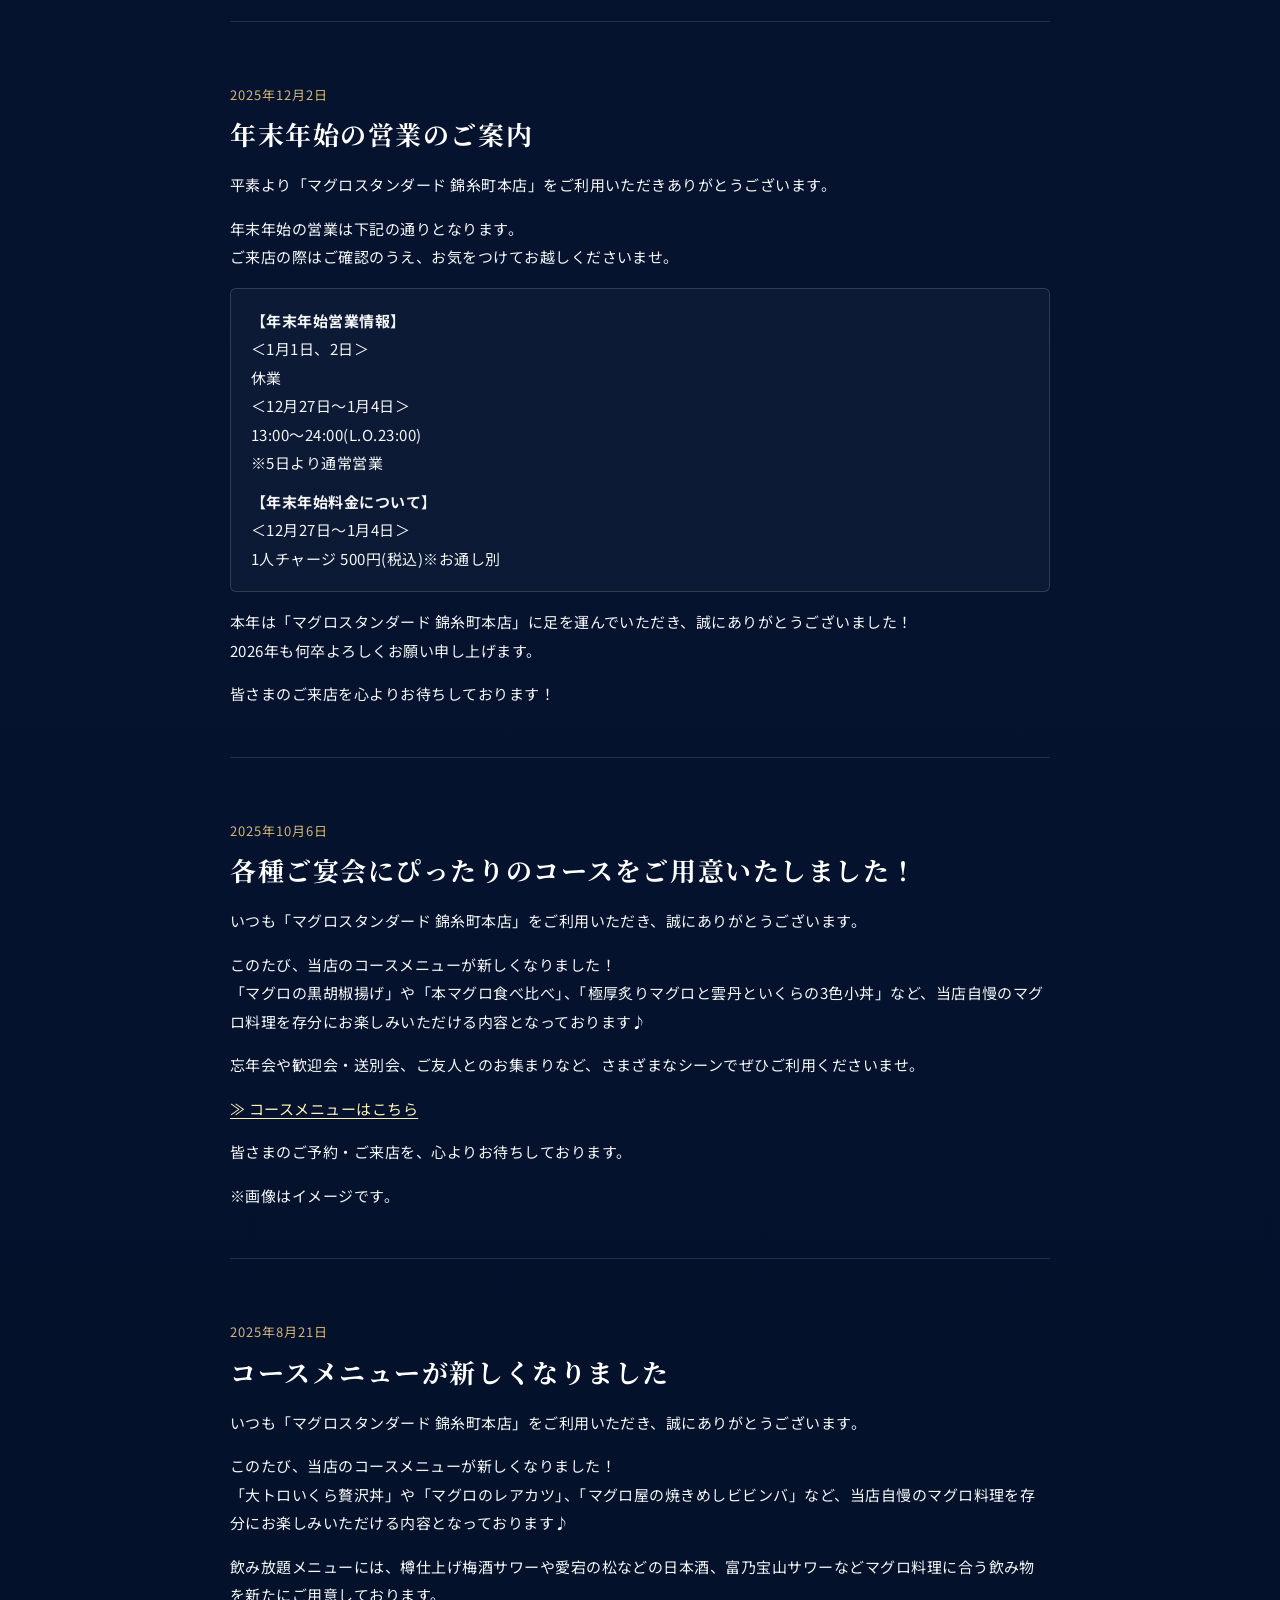
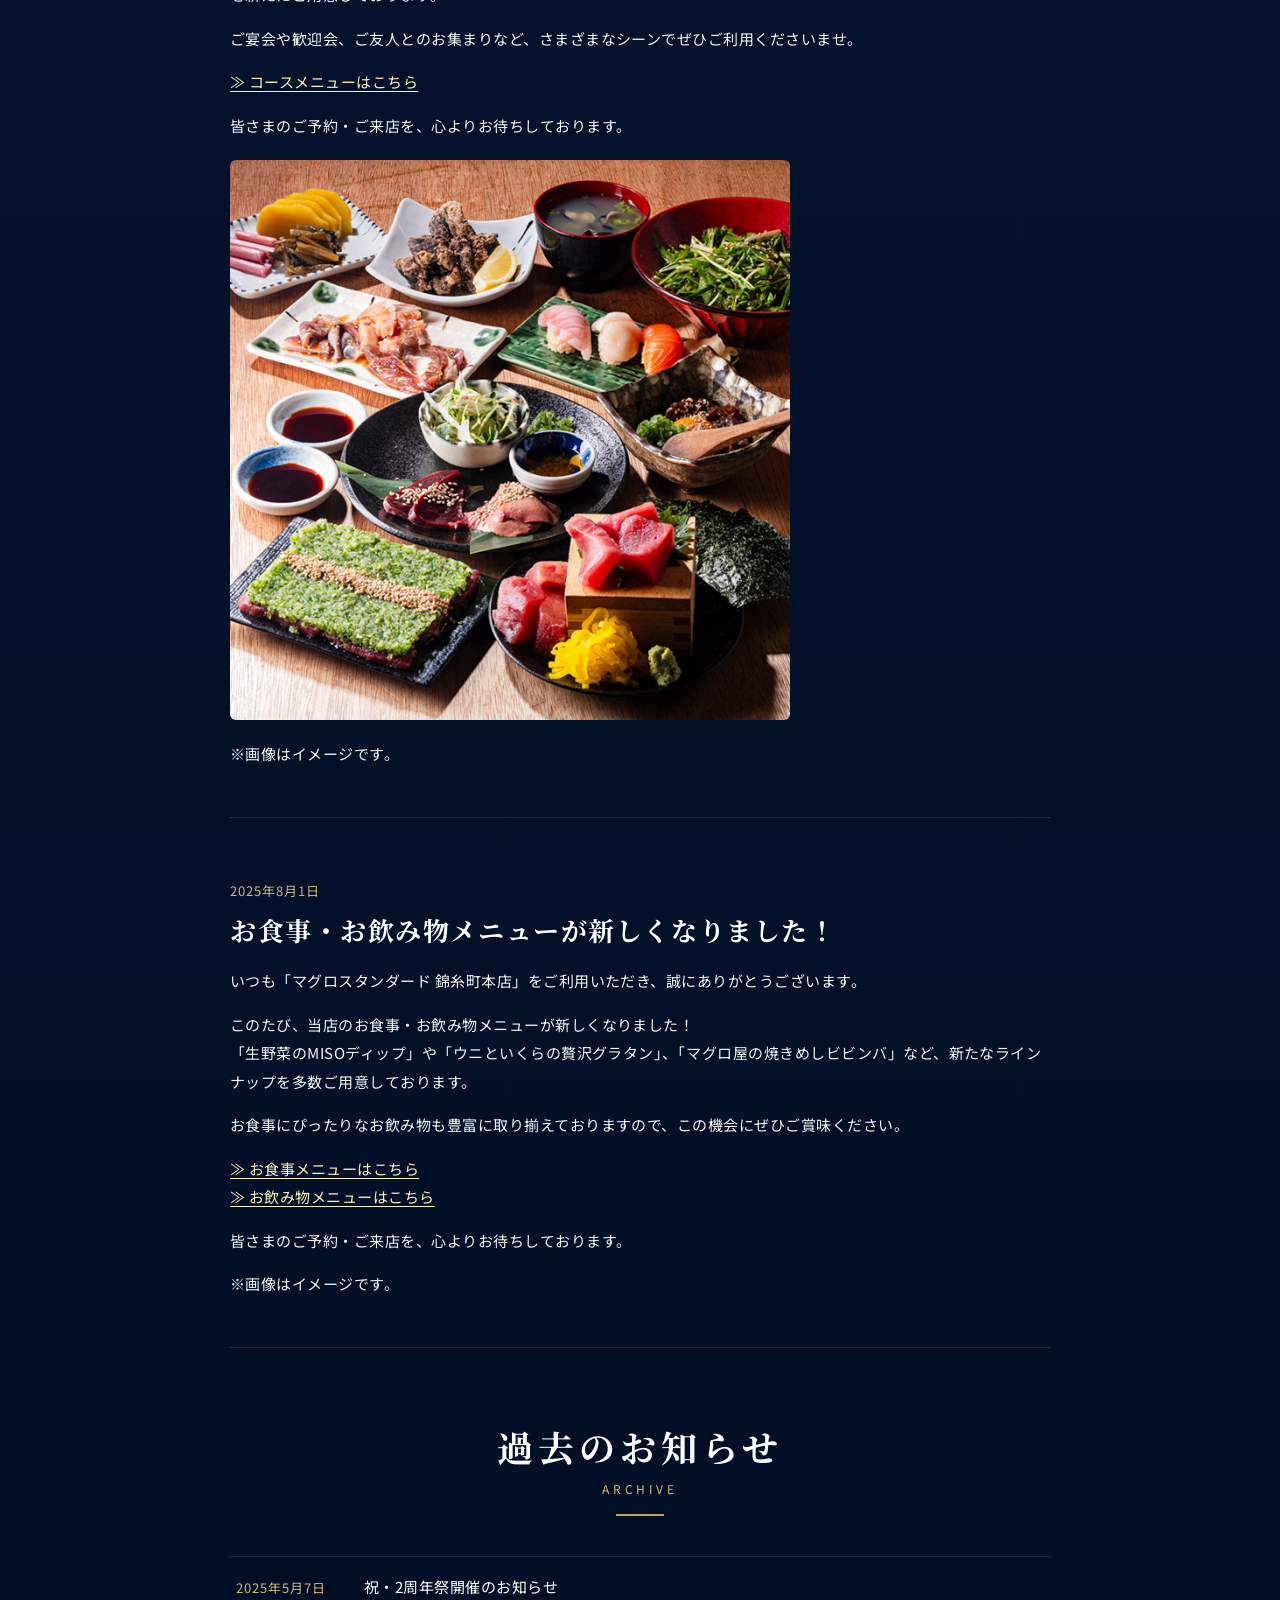
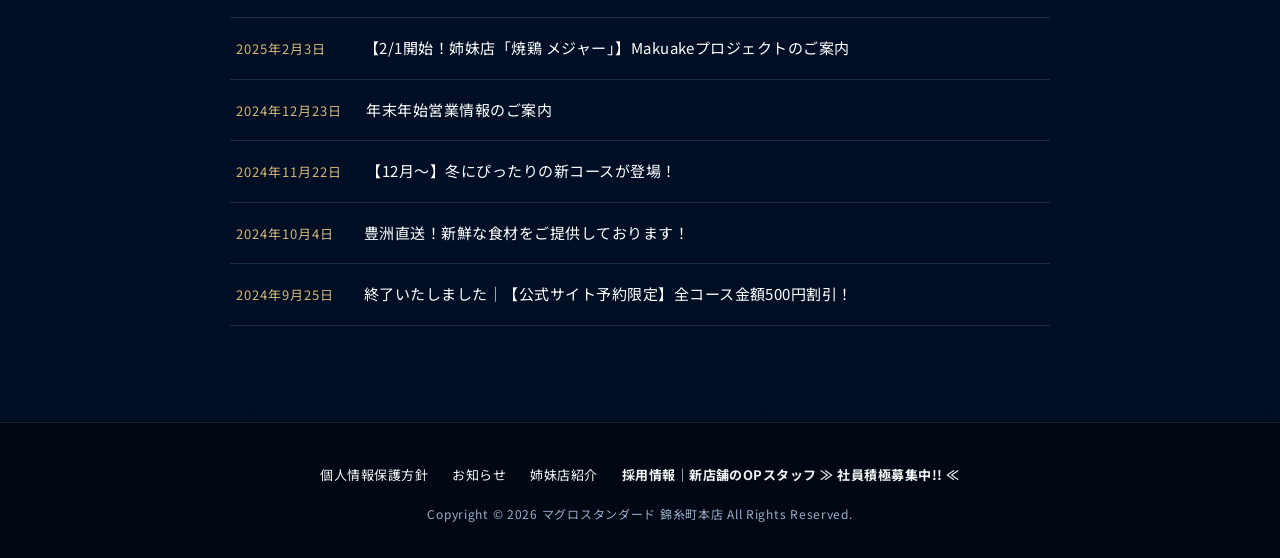
<file: information/index.html>
<!DOCTYPE html>
<html lang="ja">
<head>
  <meta charset="UTF-8">
  <meta name="viewport" content="width=device-width, initial-scale=1.0">
  <title>お知らせ | マグロスタンダード 錦糸町本店</title>
  <meta name="description" content="マグロスタンダード 錦糸町本店からのお知らせ一覧。新メニュー、季節限定商品、年末年始の営業などの最新情報をお届けします。">
  <meta property="og:locale" content="ja_JP">
  <meta property="og:type" content="article">
  <meta property="og:site_name" content="マグロスタンダード 錦糸町本店">
  <meta property="og:title" content="お知らせ | マグロスタンダード 錦糸町本店">
  <meta property="og:description" content="マグロスタンダード 錦糸町本店からのお知らせ一覧。新メニュー、季節限定商品、年末年始の営業などの最新情報をお届けします。">
  <meta property="og:url" content="https://maguro-standard-kinshicho.com/information/">
  <meta property="og:image" content="https://maguro-standard-kinshicho.com/images/ogp.jpg">
  <meta name="twitter:card" content="summary_large_image">
  <link rel="canonical" href="https://maguro-standard-kinshicho.com/information/">
  <link rel="icon" href="../images/favicon.svg" type="image/svg+xml">
  <link rel="preconnect" href="https://fonts.googleapis.com">
  <link rel="preconnect" href="https://fonts.gstatic.com" crossorigin>
  <link href="https://fonts.googleapis.com/css2?family=Noto+Sans+JP:wght@400;500;700&family=Noto+Serif+JP:wght@500;700&display=swap" rel="stylesheet">
  <link rel="stylesheet" href="../css/style.css">
</head>
<body class="has-bottom-bar">
  <header class="site-header">
    <div class="container header-inner">
      <a class="brand" href="../" aria-label="マグロスタンダード 錦糸町本店 トップページ">
        <img src="../images/logo-white.svg" alt="マグロスタンダード" width="333" height="91">
        <span class="brand-sub">錦糸町本店</span>
      </a>
      <nav class="global-nav" aria-label="グローバルナビゲーション">
        <ul class="nav-list">
        <li><a href="../concept/">こだわり</a></li>
        <li class="has-sub"><button type="button" aria-expanded="false">メニュー</button>
          <ul class="sub-menu">
            <li><a href="../course/">コース</a></li>
            <li><a href="../food/">お食事</a></li>
            <li><a href="../drink/">お飲み物</a></li>
          </ul>
        </li>
        <li><a href="../table/">席・空間</a></li>
        <li><a href="../special/">限定特典</a></li>
        <li><a href="https://pay-it-forward-corporate.com/recruit/" target="_blank" rel="noopener">採用情報</a></li>
        <li><a href="../sister-store/">姉妹店紹介</a></li>
        <li><a href="../media/">メディア掲載実績</a></li>
        <li><a href="../#shop-info">店舗情報</a></li>
        </ul>
      </nav>
      <div class="header-actions">
        <a class="btn-reserve" href="https://yoyaku.tabelog.com/yoyaku/net_booking_form/index?rcd=13283669" target="_blank" rel="noopener">WEB予約</a>
        <button class="menu-toggle" type="button" aria-expanded="false" aria-controls="mobile-nav" aria-label="メニューを開閉">
          <span></span><span></span><span></span>
        </button>
      </div>
    </div>
  </header>
  <nav class="mobile-nav" id="mobile-nav" aria-label="モバイルナビゲーション">
    <ul>
      <li><a href="../">ホーム</a></li>
      <li><a href="../concept/">こだわり</a></li>
      <li><span>メニュー</span>
        <ul>
          <li><a href="../course/">コース</a></li>
          <li><a href="../food/">お食事</a></li>
          <li><a href="../drink/">お飲み物</a></li>
        </ul>
      </li>
      <li><a href="../table/">席・空間</a></li>
      <li><a href="../special/">限定特典</a></li>
      <li><a href="https://pay-it-forward-corporate.com/recruit/" target="_blank" rel="noopener">採用情報</a></li>
      <li><a href="../sister-store/">姉妹店紹介</a></li>
      <li><a href="../media/">メディア掲載実績</a></li>
      <li><a href="../#shop-info">店舗情報</a></li>
      <li><a href="../information/">お知らせ</a></li>
    </ul>
    <a class="btn-reserve" href="https://yoyaku.tabelog.com/yoyaku/net_booking_form/index?rcd=13283669" target="_blank" rel="noopener">WEB予約はこちら</a>
    <p class="mobile-sns">Instagram: <a href="https://www.instagram.com/magurostandardkinshicyo/" target="_blank" rel="noopener">@magurostandardkinshicyo</a></p>
  </nav>
  <div class="page-header">
    <div class="container">
      <h1>お知らせ<span class="en">INFORMATION</span></h1>
      <ol class="breadcrumb">
        <li><a href="../">トップページ</a></li>
        <li>お知らせ</li>
      </ol>
    </div>
  </div>

  <main>
    <section class="section">
      <div class="container">
        <ul class="news-list" style="margin-bottom:72px;">
        <li><a href="#news-20261101"><time datetime="2026-11-01">2026年11月1日</time><span class="news-title">【平日限定ハッピーアワー】16時～18時は生ビール＆ジムビームハイボールが何杯でも半額！</span></a></li>
        <li><a href="#news-20260911"><time datetime="2026-09-11">2026年9月11日</time><span class="news-title">マグロづくしの「本マグロ焼きすき」をご堪能ください</span></a></li>
        <li><a href="#news-20260121"><time datetime="2026-01-21">2026年1月21日</time><span class="news-title">【1/30までのご予約限定！】「2026 恵方巻」のご案内</span></a></li>
        <li><a href="#news-20251202"><time datetime="2025-12-02">2025年12月2日</time><span class="news-title">年末年始の営業のご案内</span></a></li>
        <li><a href="#news-20251006"><time datetime="2025-10-06">2025年10月6日</time><span class="news-title">各種ご宴会にぴったりのコースをご用意いたしました！</span></a></li>
        <li><a href="#news-20250821"><time datetime="2025-08-21">2025年8月21日</time><span class="news-title">コースメニューが新しくなりました</span></a></li>
        <li><a href="#news-20250801"><time datetime="2025-08-01">2025年8月1日</time><span class="news-title">お食事・お飲み物メニューが新しくなりました！</span></a></li>
        </ul>
        <article class="article" id="news-20261101">
          <time datetime="2026-11-01">2026年11月1日</time>
          <h2>【平日限定ハッピーアワー】16時～18時は生ビール＆ジムビームハイボールが何杯でも半額！</h2>
            <p>いつも「マグロスタンダード 錦糸町本店」をご利用いただき、誠にありがとうございます。</p>
            <p>11月1日より、平日の早い時間がお得なハッピーアワーを開始いたしました！<br>月曜日～金曜日の16時～18時限定で、生ビール＆ジムビームハイボールが何杯飲んでも半額になります。</p>
            <p>お仕事帰りの一杯や、早めの飲み会にぴったりです♪<br>お得なハッピーアワーをぜひお楽しみください。</p>
            <div class="box">
              <p><strong>【平日限定！何杯でも半額】ハッピーアワー</strong></p>
              <p>■開催日：月曜日～金曜日（土日以外）<br>■対象時間：16時～18時<br>■対象ドリンク：生ビール・ジムビームハイボール<br>■特典：対象時間内は何杯でも半額！</p>
              <p style="margin-top:10px;">※11月1日より開始いたします。<br>※土曜日・日曜日は対象外となります。<br>※他クーポンとの併用はできません。</p>
            </div>
            <p><a class="text-link" href="../drink/">≫ お飲み物メニューはこちら</a></p>
            <p>皆さまのご来店を心よりお待ちしております。</p>
        </article>
        <article class="article" id="news-20260911">
          <time datetime="2026-09-11">2026年9月11日</time>
          <h2>マグロづくしの「本マグロ焼きすき」をご堪能ください</h2>
            <p>いつも「マグロスタンダード 錦糸町本店」をご利用いただき、誠にありがとうございます。</p>
            <p>今回は「本マグロ焼きすき」をご紹介いたします。</p>
            <p>世界中から厳選したマグロを最高の状態でご提供する当店で、マグロ焼肉をメインに刺身や創作料理まで幅広くお楽しみいただけます。</p>
            <p>マグロのスタンダード（基準）を、ぜひこの機会に体感してください。</p>
            <p><a class="text-link" href="../food/">≫ お料理メニューはこちら</a></p>
            <p>皆さまのご来店を心よりお待ちしております。</p>
            <div class="article-img"><img src="../images/concept-gallery-01.webp" alt="本マグロ焼きすき" width="1000" height="1000" loading="lazy"></div>
            <p>※画像はイメージです。</p>
        </article>
        <article class="article" id="news-20260121">
          <time datetime="2026-01-21">2026年1月21日</time>
          <h2>【1/30までのご予約限定！】「2026 恵方巻」のご案内</h2>
            <p>いつも「マグロスタンダード 錦糸町本店」をご利用いただき、誠にありがとうございます。</p>
            <p>今年も節分の季節が近づいてまいりました！<br>2026年の恵方は「南南東」です。</p>
            <p>当店では、まぐろ好きの皆様に贈る、至極の恵方巻をご用意いたしました！<br>ご予約特典として、来店時に使える「お食事券」をセットにしております！</p>
            <div class="box">
              <p><strong>◇◆ 2026 恵方巻 ◆◇</strong></p>
              <p>●豪華本まぐろ恵方巻（1本）<br>＋ 1,000円分お食事券付き<br>価格：3,500円（税込）</p>
              <p style="margin-top:10px;">●豪華本まぐろ恵方巻（ハーフ）<br>＋ 500円分お食事券付き<br>価格：1,800円（税込）</p>
              <p style="margin-top:10px;">《ご予約締切》<br>1月30日（金）まで<br>※ご予約限定となります。</p>
              <p style="margin-top:10px;">《受け取り日》<br>2月2日（月）・3日（火） 16:00～23:00</p>
            </div>
            <p>皆さまのご予約を、心よりお待ちしております。</p>
            <div class="article-img"><img src="../images/news-ehomaki-02.webp" alt="2026 恵方巻のご案内" loading="lazy"></div>
            <div class="article-img"><img src="../images/news-ehomaki-01.webp" alt="豪華本まぐろ恵方巻" loading="lazy"></div>
            <p>※画像はイメージです。<br>※ご予約受付は終了しております。</p>
        </article>
        <article class="article" id="news-20251202">
          <time datetime="2025-12-02">2025年12月2日</time>
          <h2>年末年始の営業のご案内</h2>
            <p>平素より「マグロスタンダード 錦糸町本店」をご利用いただきありがとうございます。</p>
            <p>年末年始の営業は下記の通りとなります。<br>ご来店の際はご確認のうえ、お気をつけてお越しくださいませ。</p>
            <div class="box">
              <p><strong>【年末年始営業情報】</strong></p>
              <p>＜1月1日、2日＞<br>休業</p>
              <p>＜12月27日〜1月4日＞<br>13:00～24:00(L.O.23:00)<br>※5日より通常営業</p>
              <p style="margin-top:10px;"><strong>【年末年始料金について】</strong></p>
              <p>＜12月27日〜1月4日＞<br>1人チャージ 500円(税込)※お通し別</p>
            </div>
            <p>本年は「マグロスタンダード 錦糸町本店」に足を運んでいただき、誠にありがとうございました！<br>2026年も何卒よろしくお願い申し上げます。</p>
            <p>皆さまのご来店を心よりお待ちしております！</p>
        </article>
        <article class="article" id="news-20251006">
          <time datetime="2025-10-06">2025年10月6日</time>
          <h2>各種ご宴会にぴったりのコースをご用意いたしました！</h2>
            <p>いつも「マグロスタンダード 錦糸町本店」をご利用いただき、誠にありがとうございます。</p>
            <p>このたび、当店のコースメニューが新しくなりました！<br>「マグロの黒胡椒揚げ」や「本マグロ食べ比べ」、「極厚炙りマグロと雲丹といくらの3色小丼」など、当店自慢のマグロ料理を存分にお楽しみいただける内容となっております♪</p>
            <p>忘年会や歓迎会・送別会、ご友人とのお集まりなど、さまざまなシーンでぜひご利用くださいませ。</p>
            <p><a class="text-link" href="../course/">≫ コースメニューはこちら</a></p>
            <p>皆さまのご予約・ご来店を、心よりお待ちしております。</p>
            <p>※画像はイメージです。</p>
        </article>
        <article class="article" id="news-20250821">
          <time datetime="2025-08-21">2025年8月21日</time>
          <h2>コースメニューが新しくなりました</h2>
            <p>いつも「マグロスタンダード 錦糸町本店」をご利用いただき、誠にありがとうございます。</p>
            <p>このたび、当店のコースメニューが新しくなりました！<br>「大トロいくら贅沢丼」や「マグロのレアカツ」、「マグロ屋の焼きめしビビンバ」など、当店自慢のマグロ料理を存分にお楽しみいただける内容となっております♪</p>
            <p>飲み放題メニューには、樽仕上げ梅酒サワーや愛宕の松などの日本酒、富乃宝山サワーなどマグロ料理に合う飲み物を新たにご用意しております。</p>
            <p>ご宴会や歓迎会、ご友人とのお集まりなど、さまざまなシーンでぜひご利用くださいませ。</p>
            <p><a class="text-link" href="../course/">≫ コースメニューはこちら</a></p>
            <p>皆さまのご予約・ご来店を、心よりお待ちしております。</p>
            <div class="article-img"><img src="../images/course-02.jpg" alt="コースメニュー" width="640" height="640" loading="lazy"></div>
            <p>※画像はイメージです。</p>
        </article>
        <article class="article" id="news-20250801">
          <time datetime="2025-08-01">2025年8月1日</time>
          <h2>お食事・お飲み物メニューが新しくなりました！</h2>
            <p>いつも「マグロスタンダード 錦糸町本店」をご利用いただき、誠にありがとうございます。</p>
            <p>このたび、当店のお食事・お飲み物メニューが新しくなりました！<br>「生野菜のMISOディップ」や「ウニといくらの贅沢グラタン」、「マグロ屋の焼きめしビビンバ」など、新たなラインナップを多数ご用意しております。</p>
            <p>お食事にぴったりなお飲み物も豊富に取り揃えておりますので、この機会にぜひご賞味ください。</p>
            <p><a class="text-link" href="../food/">≫ お食事メニューはこちら</a><br><a class="text-link" href="../drink/">≫ お飲み物メニューはこちら</a></p>
            <p>皆さまのご予約・ご来店を、心よりお待ちしております。</p>
            <p>※画像はイメージです。</p>
        </article>

        <h2 class="section-title" style="margin-top:72px;">過去のお知らせ<span class="en">ARCHIVE</span></h2>
        <ul class="news-list">
          <li><div class="news-row"><time>2025年5月7日</time><span class="news-title">祝・2周年祭開催のお知らせ</span></div></li>
          <li><div class="news-row"><time>2025年2月3日</time><span class="news-title">【2/1開始！姉妹店「焼鶏 メジャー」】Makuakeプロジェクトのご案内</span></div></li>
          <li><div class="news-row"><time>2024年12月23日</time><span class="news-title">年末年始営業情報のご案内</span></div></li>
          <li><div class="news-row"><time>2024年11月22日</time><span class="news-title">【12月～】冬にぴったりの新コースが登場！</span></div></li>
          <li><div class="news-row"><time>2024年10月4日</time><span class="news-title">豊洲直送！新鮮な食材をご提供しております！</span></div></li>
          <li><div class="news-row"><time>2024年9月25日</time><span class="news-title">終了いたしました｜【公式サイト予約限定】全コース金額500円割引！</span></div></li>
        </ul>
      </div>
    </section>
  </main>
  <footer class="site-footer">
    <div class="container footer-inner">
      <ul class="footer-links">
        <li><a href="../privacy/">個人情報保護方針</a></li>
        <li><a href="../information/">お知らせ</a></li>
        <li><a href="../sister-store/">姉妹店紹介</a></li>
        <li><a class="footer-recruit" href="https://pay-it-forward-corporate.com/recruit/" target="_blank" rel="noopener">採用情報｜新店舗のOPスタッフ ≫ 社員積極募集中!! ≪</a></li>
      </ul>
      <p class="copyright">Copyright &copy; 2026 マグロスタンダード 錦糸町本店 All Rights Reserved.</p>
    </div>
  </footer>
  <nav class="bottom-bar" aria-label="クイックリンク">
    <a href="tel:03-5669-0545"><svg viewBox="0 0 24 24" fill="none" stroke="currentColor" stroke-width="1.8" stroke-linecap="round" stroke-linejoin="round" aria-hidden="true"><path d="M22 16.9v3a2 2 0 0 1-2.2 2 19.8 19.8 0 0 1-8.6-3.1 19.5 19.5 0 0 1-6-6A19.8 19.8 0 0 1 2.1 4.2 2 2 0 0 1 4.1 2h3a2 2 0 0 1 2 1.7c.1.9.4 1.8.7 2.6a2 2 0 0 1-.5 2.1L8.1 9.7a16 16 0 0 0 6 6l1.3-1.3a2 2 0 0 1 2.1-.4c.8.3 1.7.5 2.6.7a2 2 0 0 1 1.9 2z"/></svg>電話</a>
    <a href="../#footer-map"><svg viewBox="0 0 24 24" fill="none" stroke="currentColor" stroke-width="1.8" stroke-linecap="round" stroke-linejoin="round" aria-hidden="true"><path d="M21 10c0 7-9 13-9 13S3 17 3 10a9 9 0 0 1 18 0z"/><circle cx="12" cy="10" r="3"/></svg>地図</a>
    <a class="bar-reserve" href="https://yoyaku.tabelog.com/yoyaku/net_booking_form/index?rcd=13283669" target="_blank" rel="noopener"><svg viewBox="0 0 24 24" fill="none" stroke="currentColor" stroke-width="1.8" stroke-linecap="round" stroke-linejoin="round" aria-hidden="true"><rect x="3" y="4" width="18" height="18" rx="2"/><path d="M16 2v4M8 2v4M3 10h18"/></svg>WEB予約</a>
  </nav>
  <script src="../js/main.js"></script>
</body>
</html>
</file>
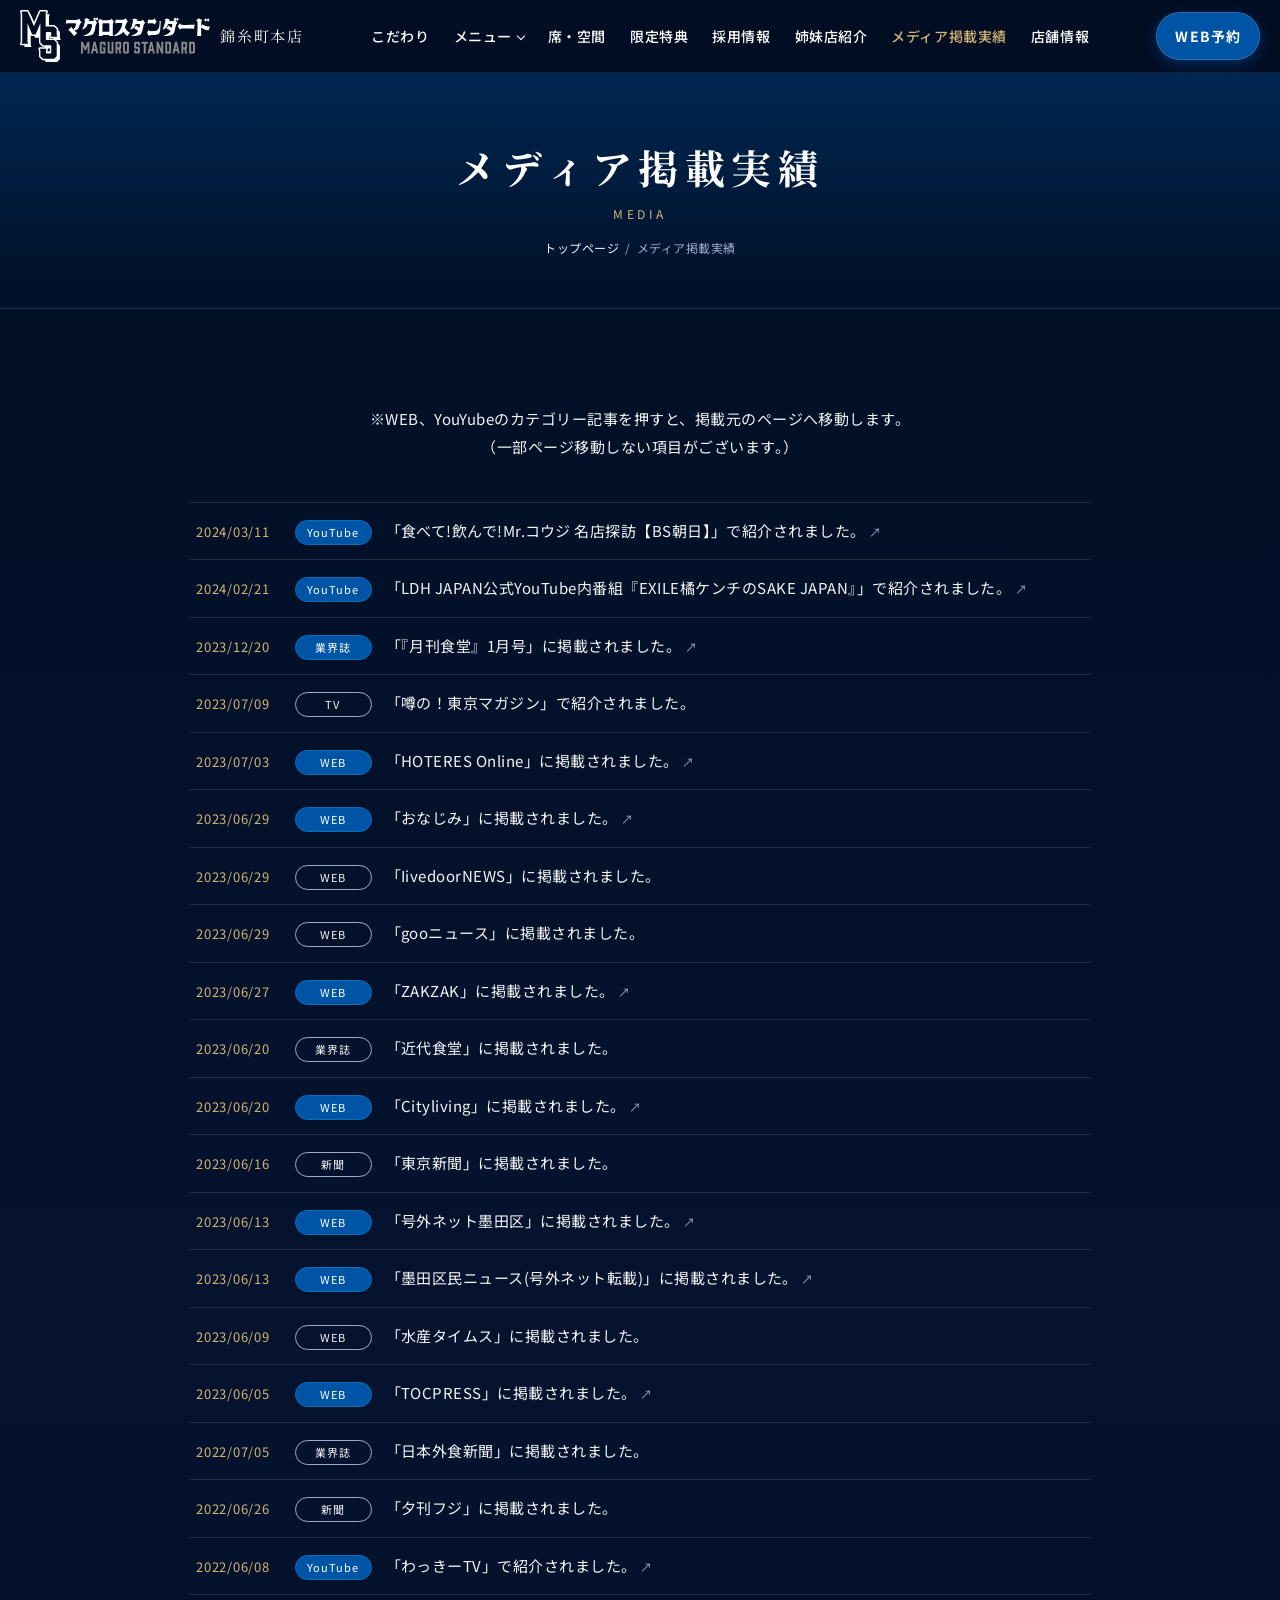
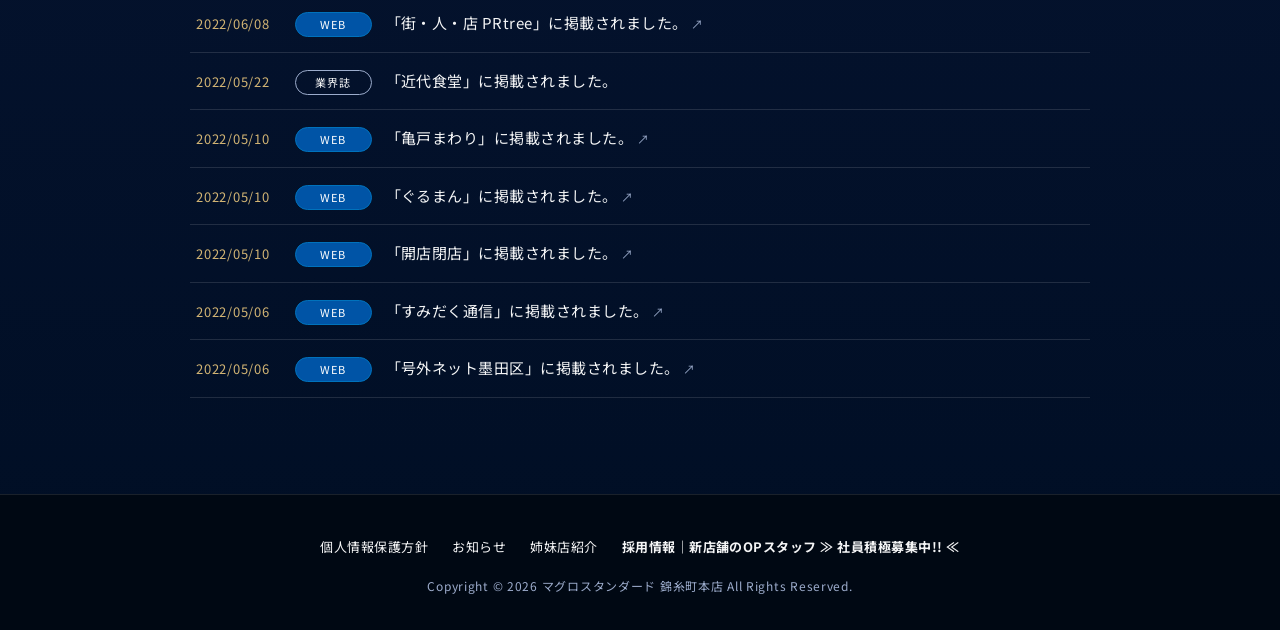
<file: media/index.html>
<!DOCTYPE html>
<html lang="ja">
<head>
  <meta charset="UTF-8">
  <meta name="viewport" content="width=device-width, initial-scale=1.0">
  <title>メディア掲載実績 | マグロスタンダード 錦糸町本店</title>
  <meta name="description" content="メディア掲載実績 ※WEB、YouYubeのカテゴリー記事を押すと、掲載元のページへ移動します。 （一部ページ移動しない項目がございます。）">
  <meta property="og:locale" content="ja_JP">
  <meta property="og:type" content="article">
  <meta property="og:site_name" content="マグロスタンダード 錦糸町本店">
  <meta property="og:title" content="メディア掲載実績 | マグロスタンダード 錦糸町本店">
  <meta property="og:description" content="メディア掲載実績 ※WEB、YouYubeのカテゴリー記事を押すと、掲載元のページへ移動します。 （一部ページ移動しない項目がございます。）">
  <meta property="og:url" content="https://maguro-standard-kinshicho.com/media/">
  <meta property="og:image" content="https://maguro-standard-kinshicho.com/images/ogp.jpg">
  <meta name="twitter:card" content="summary_large_image">
  <link rel="canonical" href="https://maguro-standard-kinshicho.com/media/">
  <link rel="icon" href="../images/favicon.svg" type="image/svg+xml">
  <link rel="preconnect" href="https://fonts.googleapis.com">
  <link rel="preconnect" href="https://fonts.gstatic.com" crossorigin>
  <link href="https://fonts.googleapis.com/css2?family=Noto+Sans+JP:wght@400;500;700&family=Noto+Serif+JP:wght@500;700&display=swap" rel="stylesheet">
  <link rel="stylesheet" href="../css/style.css">
</head>
<body class="has-bottom-bar">
  <header class="site-header">
    <div class="container header-inner">
      <a class="brand" href="../" aria-label="マグロスタンダード 錦糸町本店 トップページ">
        <img src="../images/logo-white.svg" alt="マグロスタンダード" width="333" height="91">
        <span class="brand-sub">錦糸町本店</span>
      </a>
      <nav class="global-nav" aria-label="グローバルナビゲーション">
        <ul class="nav-list">
        <li><a href="../concept/">こだわり</a></li>
        <li class="has-sub"><button type="button" aria-expanded="false">メニュー</button>
          <ul class="sub-menu">
            <li><a href="../course/">コース</a></li>
            <li><a href="../food/">お食事</a></li>
            <li><a href="../drink/">お飲み物</a></li>
          </ul>
        </li>
        <li><a href="../table/">席・空間</a></li>
        <li><a href="../special/">限定特典</a></li>
        <li><a href="https://pay-it-forward-corporate.com/recruit/" target="_blank" rel="noopener">採用情報</a></li>
        <li><a href="../sister-store/">姉妹店紹介</a></li>
        <li><a href="../media/">メディア掲載実績</a></li>
        <li><a href="../#shop-info">店舗情報</a></li>
        </ul>
      </nav>
      <div class="header-actions">
        <a class="btn-reserve" href="https://yoyaku.tabelog.com/yoyaku/net_booking_form/index?rcd=13283669" target="_blank" rel="noopener">WEB予約</a>
        <button class="menu-toggle" type="button" aria-expanded="false" aria-controls="mobile-nav" aria-label="メニューを開閉">
          <span></span><span></span><span></span>
        </button>
      </div>
    </div>
  </header>
  <nav class="mobile-nav" id="mobile-nav" aria-label="モバイルナビゲーション">
    <ul>
      <li><a href="../">ホーム</a></li>
      <li><a href="../concept/">こだわり</a></li>
      <li><span>メニュー</span>
        <ul>
          <li><a href="../course/">コース</a></li>
          <li><a href="../food/">お食事</a></li>
          <li><a href="../drink/">お飲み物</a></li>
        </ul>
      </li>
      <li><a href="../table/">席・空間</a></li>
      <li><a href="../special/">限定特典</a></li>
      <li><a href="https://pay-it-forward-corporate.com/recruit/" target="_blank" rel="noopener">採用情報</a></li>
      <li><a href="../sister-store/">姉妹店紹介</a></li>
      <li><a href="../media/">メディア掲載実績</a></li>
      <li><a href="../#shop-info">店舗情報</a></li>
      <li><a href="../information/">お知らせ</a></li>
    </ul>
    <a class="btn-reserve" href="https://yoyaku.tabelog.com/yoyaku/net_booking_form/index?rcd=13283669" target="_blank" rel="noopener">WEB予約はこちら</a>
    <p class="mobile-sns">Instagram: <a href="https://www.instagram.com/magurostandardkinshicyo/" target="_blank" rel="noopener">@magurostandardkinshicyo</a></p>
  </nav>
  <div class="page-header">
    <div class="container">
      <h1>メディア掲載実績<span class="en">MEDIA</span></h1>
      <ol class="breadcrumb">
        <li><a href="../">トップページ</a></li>
        <li>メディア掲載実績</li>
      </ol>
    </div>
  </div>

  <main>
    <section class="section">
      <div class="container">
        <p class="page-lead">※WEB、YouYubeのカテゴリー記事を押すと、掲載元のページへ移動します。<br>（一部ページ移動しない項目がございます。）</p>
        <ul class="media-list">
          <li><a href="https://www.youtube.com/watch?v=TRT79msklvs" target="_blank" rel="noopener"><time datetime="2024-03-11">2024/03/11</time><span class="tag">YouTube</span><span class="title">「食べて!飲んで!Mr.コウジ 名店探訪【BS朝日】」で紹介されました。</span></a></li>
          <li><a href="https://youtu.be/9FQ3bkUGc8Q?si=X3Vuw4_AVhpgyA5J" target="_blank" rel="noopener"><time datetime="2024-02-21">2024/02/21</time><span class="tag">YouTube</span><span class="title">「LDH JAPAN公式YouTube内番組『EXILE橘ケンチのSAKE JAPAN』」で紹介されました。</span></a></li>
          <li><a href="https://www.fujisan.co.jp/product/747/new/" target="_blank" rel="noopener"><time datetime="2023-12-20">2023/12/20</time><span class="tag">業界誌</span><span class="title">「『月刊食堂』1月号」に掲載されました。</span></a></li>
          <li><div class="media-row"><time datetime="2023-07-09">2023/07/09</time><span class="tag">TV</span><span class="title">「噂の！東京マガジン」で紹介されました。</span></div></li>
          <li><a href="http://www.hoteresonline.com/articles/12418" target="_blank" rel="noopener"><time datetime="2023-07-03">2023/07/03</time><span class="tag">WEB</span><span class="title">「HOTERES Online」に掲載されました。</span></a></li>
          <li><a href="https://onaji.me/entry/2023/06/29" target="_blank" rel="noopener"><time datetime="2023-06-29">2023/06/29</time><span class="tag">WEB</span><span class="title">「おなじみ」に掲載されました。</span></a></li>
          <li><div class="media-row"><time datetime="2023-06-29">2023/06/29</time><span class="tag">WEB</span><span class="title">「IivedoorNEWS」に掲載されました。</span></div></li>
          <li><div class="media-row"><time datetime="2023-06-29">2023/06/29</time><span class="tag">WEB</span><span class="title">「gooニュース」に掲載されました。</span></div></li>
          <li><a href="https://www.zakzak.co.jp/article/20230627-MLPW4DLTK5OYVM44QXQV4F2MME/" target="_blank" rel="noopener"><time datetime="2023-06-27">2023/06/27</time><span class="tag">WEB</span><span class="title">「ZAKZAK」に掲載されました。</span></a></li>
          <li><div class="media-row"><time datetime="2023-06-20">2023/06/20</time><span class="tag">業界誌</span><span class="title">「近代食堂」に掲載されました。</span></div></li>
          <li><a href="https://city.living.jp/tokyo/hensyubu-tokyo2/1384733/" target="_blank" rel="noopener"><time datetime="2023-06-20">2023/06/20</time><span class="tag">WEB</span><span class="title">「Cityliving」に掲載されました。</span></a></li>
          <li><div class="media-row"><time datetime="2023-06-16">2023/06/16</time><span class="tag">新聞</span><span class="title">「東京新聞」に掲載されました。</span></div></li>
          <li><a href="https://sumida.goguynet.jp/2023/06/13/magurostandard-ittemita/" target="_blank" rel="noopener"><time datetime="2023-06-13">2023/06/13</time><span class="tag">WEB</span><span class="title">「号外ネット墨田区」に掲載されました。</span></a></li>
          <li><a href="https://kumin.news/sumida/articles/467483" target="_blank" rel="noopener"><time datetime="2023-06-13">2023/06/13</time><span class="tag">WEB</span><span class="title">「墨田区民ニュース(号外ネット転載)」に掲載されました。</span></a></li>
          <li><div class="media-row"><time datetime="2023-06-09">2023/06/09</time><span class="tag">WEB</span><span class="title">「水産タイムス」に掲載されました。</span></div></li>
          <li><a href="https://tocpress.tokyo/?p=2029" target="_blank" rel="noopener"><time datetime="2023-06-05">2023/06/05</time><span class="tag">WEB</span><span class="title">「TOCPRESS」に掲載されました。</span></a></li>
          <li><div class="media-row"><time datetime="2022-07-05">2022/07/05</time><span class="tag">業界誌</span><span class="title">「日本外食新聞」に掲載されました。</span></div></li>
          <li><div class="media-row"><time datetime="2022-06-26">2022/06/26</time><span class="tag">新聞</span><span class="title">「夕刊フジ」に掲載されました。</span></div></li>
          <li><a href="https://www.youtube.com/watch?v=i16vkbF1-t4" target="_blank" rel="noopener"><time datetime="2022-06-08">2022/06/08</time><span class="tag">YouTube</span><span class="title">「わっきーTV」で紹介されました。</span></a></li>
          <li><a href="https://prtree.jp/n4/41002.html" target="_blank" rel="noopener"><time datetime="2022-06-08">2022/06/08</time><span class="tag">WEB</span><span class="title">「街・人・店 PRtree」に掲載されました。</span></a></li>
          <li><div class="media-row"><time datetime="2022-05-22">2022/05/22</time><span class="tag">業界誌</span><span class="title">「近代食堂」に掲載されました。</span></div></li>
          <li><a href="https://kameido6.com/magrostandard-kinsicho-open/" target="_blank" rel="noopener"><time datetime="2022-05-10">2022/05/10</time><span class="tag">WEB</span><span class="title">「亀戸まわり」に掲載されました。</span></a></li>
          <li><a href="https://gourmand.fun/2023/05/10/magurostandardkinshicyo/" target="_blank" rel="noopener"><time datetime="2022-05-10">2022/05/10</time><span class="tag">WEB</span><span class="title">「ぐるまん」に掲載されました。</span></a></li>
          <li><a href="https://kaiten-heiten.com/maguro-st-kinshicho/" target="_blank" rel="noopener"><time datetime="2022-05-10">2022/05/10</time><span class="tag">WEB</span><span class="title">「開店閉店」に掲載されました。</span></a></li>
          <li><a href="https://sumidaku2shin.com/archives/20387529.html" target="_blank" rel="noopener"><time datetime="2022-05-06">2022/05/06</time><span class="tag">WEB</span><span class="title">「すみだく通信」に掲載されました。</span></a></li>
          <li><a href="https://sumida.goguynet.jp/2023/05/06/magurostandard-open/" target="_blank" rel="noopener"><time datetime="2022-05-06">2022/05/06</time><span class="tag">WEB</span><span class="title">「号外ネット墨田区」に掲載されました。</span></a></li>
        </ul>
      </div>
    </section>
  </main>
  <footer class="site-footer">
    <div class="container footer-inner">
      <ul class="footer-links">
        <li><a href="../privacy/">個人情報保護方針</a></li>
        <li><a href="../information/">お知らせ</a></li>
        <li><a href="../sister-store/">姉妹店紹介</a></li>
        <li><a class="footer-recruit" href="https://pay-it-forward-corporate.com/recruit/" target="_blank" rel="noopener">採用情報｜新店舗のOPスタッフ ≫ 社員積極募集中!! ≪</a></li>
      </ul>
      <p class="copyright">Copyright &copy; 2026 マグロスタンダード 錦糸町本店 All Rights Reserved.</p>
    </div>
  </footer>
  <nav class="bottom-bar" aria-label="クイックリンク">
    <a href="tel:03-5669-0545"><svg viewBox="0 0 24 24" fill="none" stroke="currentColor" stroke-width="1.8" stroke-linecap="round" stroke-linejoin="round" aria-hidden="true"><path d="M22 16.9v3a2 2 0 0 1-2.2 2 19.8 19.8 0 0 1-8.6-3.1 19.5 19.5 0 0 1-6-6A19.8 19.8 0 0 1 2.1 4.2 2 2 0 0 1 4.1 2h3a2 2 0 0 1 2 1.7c.1.9.4 1.8.7 2.6a2 2 0 0 1-.5 2.1L8.1 9.7a16 16 0 0 0 6 6l1.3-1.3a2 2 0 0 1 2.1-.4c.8.3 1.7.5 2.6.7a2 2 0 0 1 1.9 2z"/></svg>電話</a>
    <a href="../#footer-map"><svg viewBox="0 0 24 24" fill="none" stroke="currentColor" stroke-width="1.8" stroke-linecap="round" stroke-linejoin="round" aria-hidden="true"><path d="M21 10c0 7-9 13-9 13S3 17 3 10a9 9 0 0 1 18 0z"/><circle cx="12" cy="10" r="3"/></svg>地図</a>
    <a class="bar-reserve" href="https://yoyaku.tabelog.com/yoyaku/net_booking_form/index?rcd=13283669" target="_blank" rel="noopener"><svg viewBox="0 0 24 24" fill="none" stroke="currentColor" stroke-width="1.8" stroke-linecap="round" stroke-linejoin="round" aria-hidden="true"><rect x="3" y="4" width="18" height="18" rx="2"/><path d="M16 2v4M8 2v4M3 10h18"/></svg>WEB予約</a>
  </nav>
  <script src="../js/main.js"></script>
</body>
</html>
</file>
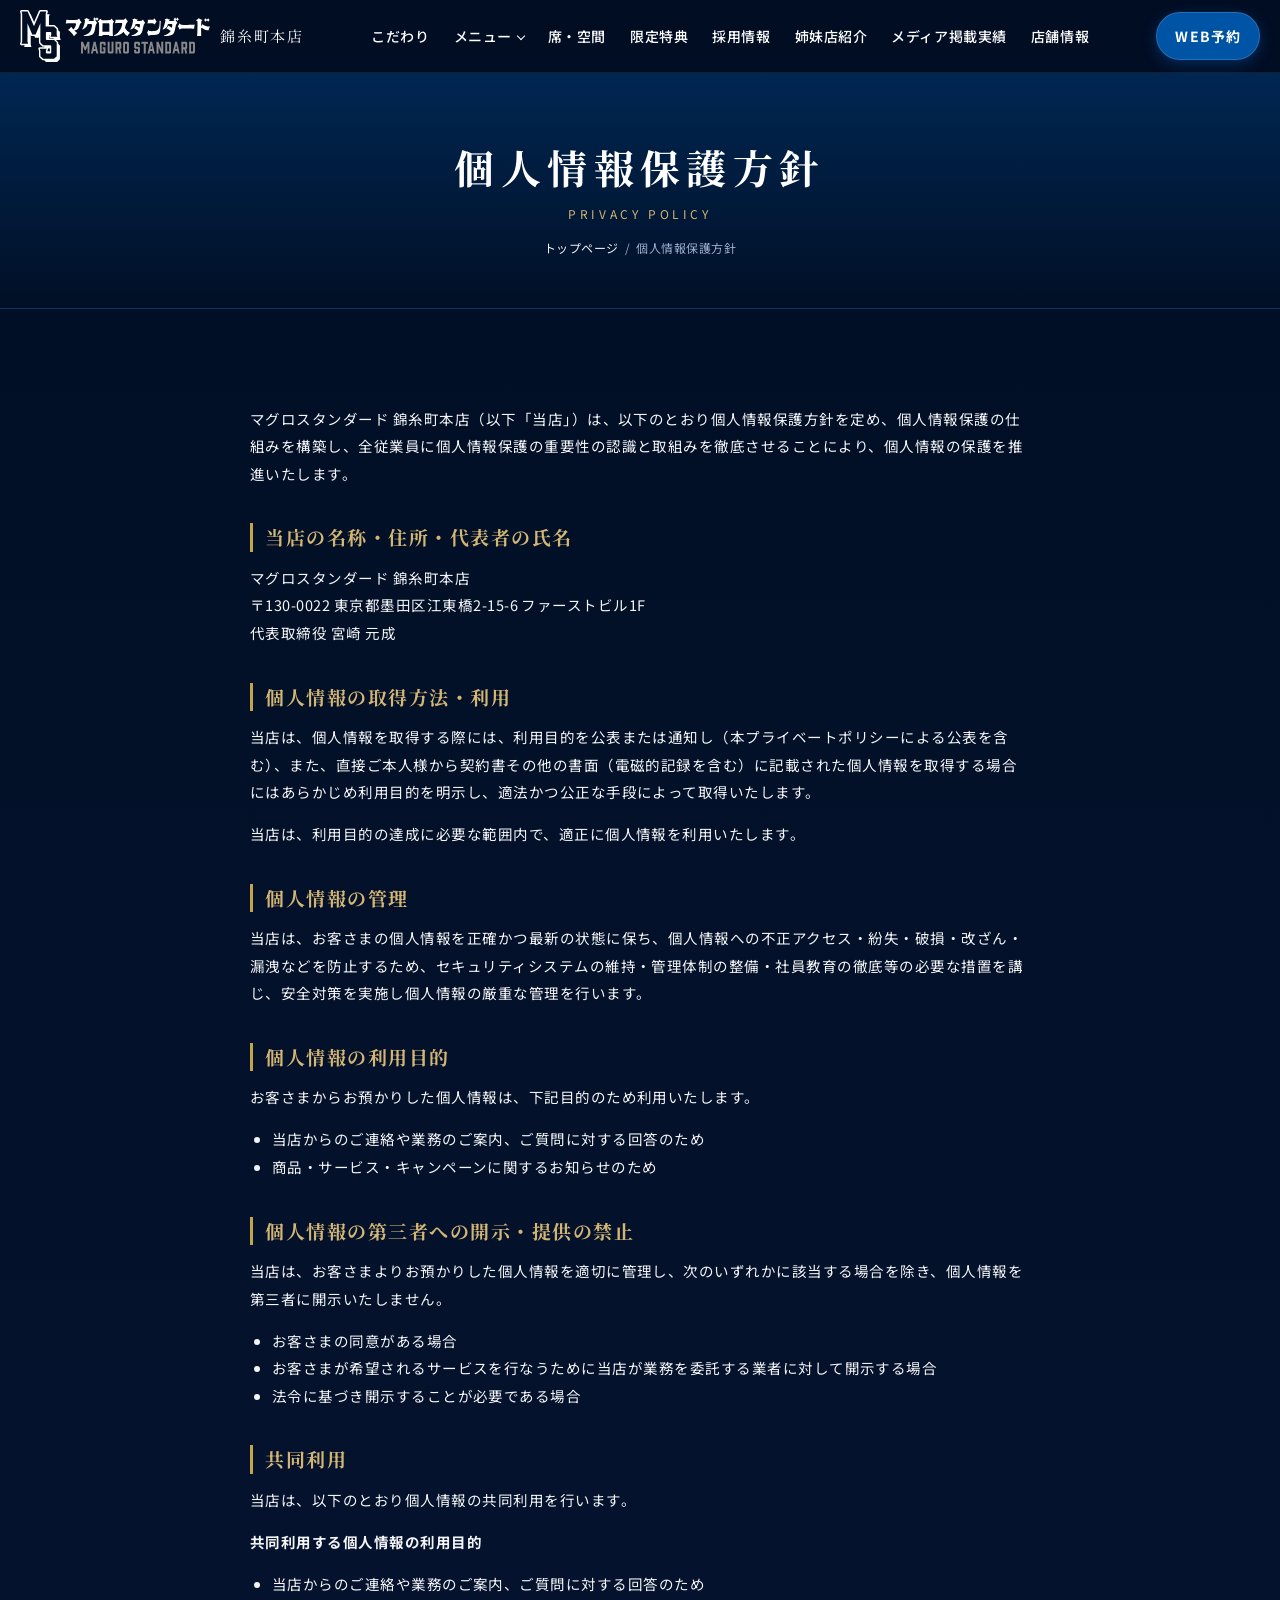
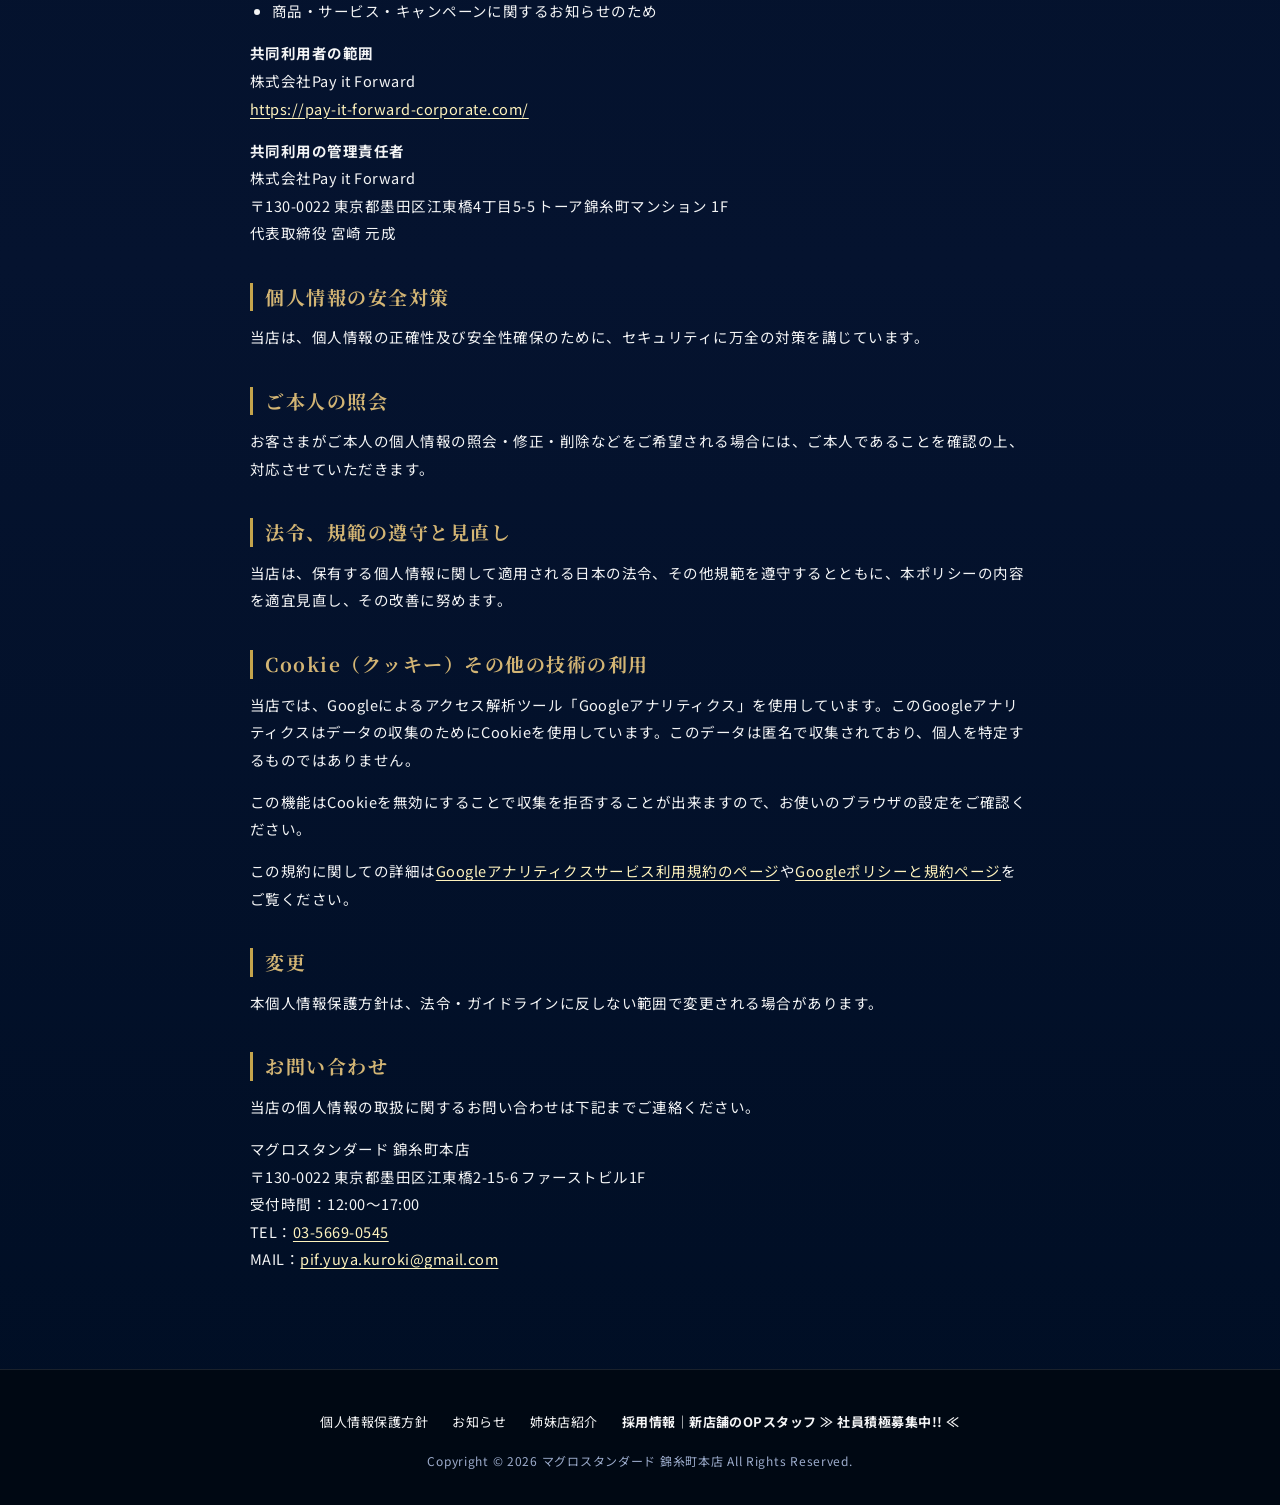
<file: privacy/index.html>
<!DOCTYPE html>
<html lang="ja">
<head>
  <meta charset="UTF-8">
  <meta name="viewport" content="width=device-width, initial-scale=1.0">
  <title>個人情報保護方針 | マグロスタンダード 錦糸町本店</title>
  <meta name="description" content="マグロスタンダード 錦糸町本店の個人情報保護方針です。">
  <meta property="og:locale" content="ja_JP">
  <meta property="og:type" content="article">
  <meta property="og:site_name" content="マグロスタンダード 錦糸町本店">
  <meta property="og:title" content="個人情報保護方針 | マグロスタンダード 錦糸町本店">
  <meta property="og:description" content="マグロスタンダード 錦糸町本店の個人情報保護方針です。">
  <meta property="og:url" content="https://maguro-standard-kinshicho.com/privacy/">
  <meta property="og:image" content="https://maguro-standard-kinshicho.com/images/ogp.jpg">
  <meta name="twitter:card" content="summary_large_image">
  <link rel="canonical" href="https://maguro-standard-kinshicho.com/privacy/">
  <link rel="icon" href="../images/favicon.svg" type="image/svg+xml">
  <link rel="preconnect" href="https://fonts.googleapis.com">
  <link rel="preconnect" href="https://fonts.gstatic.com" crossorigin>
  <link href="https://fonts.googleapis.com/css2?family=Noto+Sans+JP:wght@400;500;700&family=Noto+Serif+JP:wght@500;700&display=swap" rel="stylesheet">
  <link rel="stylesheet" href="../css/style.css">
</head>
<body class="has-bottom-bar">
  <header class="site-header">
    <div class="container header-inner">
      <a class="brand" href="../" aria-label="マグロスタンダード 錦糸町本店 トップページ">
        <img src="../images/logo-white.svg" alt="マグロスタンダード" width="333" height="91">
        <span class="brand-sub">錦糸町本店</span>
      </a>
      <nav class="global-nav" aria-label="グローバルナビゲーション">
        <ul class="nav-list">
        <li><a href="../concept/">こだわり</a></li>
        <li class="has-sub"><button type="button" aria-expanded="false">メニュー</button>
          <ul class="sub-menu">
            <li><a href="../course/">コース</a></li>
            <li><a href="../food/">お食事</a></li>
            <li><a href="../drink/">お飲み物</a></li>
          </ul>
        </li>
        <li><a href="../table/">席・空間</a></li>
        <li><a href="../special/">限定特典</a></li>
        <li><a href="https://pay-it-forward-corporate.com/recruit/" target="_blank" rel="noopener">採用情報</a></li>
        <li><a href="../sister-store/">姉妹店紹介</a></li>
        <li><a href="../media/">メディア掲載実績</a></li>
        <li><a href="../#shop-info">店舗情報</a></li>
        </ul>
      </nav>
      <div class="header-actions">
        <a class="btn-reserve" href="https://yoyaku.tabelog.com/yoyaku/net_booking_form/index?rcd=13283669" target="_blank" rel="noopener">WEB予約</a>
        <button class="menu-toggle" type="button" aria-expanded="false" aria-controls="mobile-nav" aria-label="メニューを開閉">
          <span></span><span></span><span></span>
        </button>
      </div>
    </div>
  </header>
  <nav class="mobile-nav" id="mobile-nav" aria-label="モバイルナビゲーション">
    <ul>
      <li><a href="../">ホーム</a></li>
      <li><a href="../concept/">こだわり</a></li>
      <li><span>メニュー</span>
        <ul>
          <li><a href="../course/">コース</a></li>
          <li><a href="../food/">お食事</a></li>
          <li><a href="../drink/">お飲み物</a></li>
        </ul>
      </li>
      <li><a href="../table/">席・空間</a></li>
      <li><a href="../special/">限定特典</a></li>
      <li><a href="https://pay-it-forward-corporate.com/recruit/" target="_blank" rel="noopener">採用情報</a></li>
      <li><a href="../sister-store/">姉妹店紹介</a></li>
      <li><a href="../media/">メディア掲載実績</a></li>
      <li><a href="../#shop-info">店舗情報</a></li>
      <li><a href="../information/">お知らせ</a></li>
    </ul>
    <a class="btn-reserve" href="https://yoyaku.tabelog.com/yoyaku/net_booking_form/index?rcd=13283669" target="_blank" rel="noopener">WEB予約はこちら</a>
    <p class="mobile-sns">Instagram: <a href="https://www.instagram.com/magurostandardkinshicyo/" target="_blank" rel="noopener">@magurostandardkinshicyo</a></p>
  </nav>
  <div class="page-header">
    <div class="container">
      <h1>個人情報保護方針<span class="en">PRIVACY POLICY</span></h1>
      <ol class="breadcrumb">
        <li><a href="../">トップページ</a></li>
        <li>個人情報保護方針</li>
      </ol>
    </div>
  </div>

  <main>
    <section class="section">
      <div class="container privacy">
        <p>マグロスタンダード 錦糸町本店（以下「当店」）は、以下のとおり個人情報保護方針を定め、個人情報保護の仕組みを構築し、全従業員に個人情報保護の重要性の認識と取組みを徹底させることにより、個人情報の保護を推進いたします。</p>

        <h2>当店の名称・住所・代表者の氏名</h2>
        <p>マグロスタンダード 錦糸町本店<br>〒130-0022 東京都墨田区江東橋2-15-6 ファーストビル1F<br>代表取締役 宮崎 元成</p>

        <h2>個人情報の取得方法・利用</h2>
        <p>当店は、個人情報を取得する際には、利用目的を公表または通知し（本プライベートポリシーによる公表を含む）、また、直接ご本人様から契約書その他の書面（電磁的記録を含む）に記載された個人情報を取得する場合にはあらかじめ利用目的を明示し、適法かつ公正な手段によって取得いたします。</p>
        <p>当店は、利用目的の達成に必要な範囲内で、適正に個人情報を利用いたします。</p>

        <h2>個人情報の管理</h2>
        <p>当店は、お客さまの個人情報を正確かつ最新の状態に保ち、個人情報への不正アクセス・紛失・破損・改ざん・漏洩などを防止するため、セキュリティシステムの維持・管理体制の整備・社員教育の徹底等の必要な措置を講じ、安全対策を実施し個人情報の厳重な管理を行います。</p>

        <h2>個人情報の利用目的</h2>
        <p>お客さまからお預かりした個人情報は、下記目的のため利用いたします。</p>
        <ul>
          <li>当店からのご連絡や業務のご案内、ご質問に対する回答のため</li>
          <li>商品・サービス・キャンペーンに関するお知らせのため</li>
        </ul>

        <h2>個人情報の第三者への開示・提供の禁止</h2>
        <p>当店は、お客さまよりお預かりした個人情報を適切に管理し、次のいずれかに該当する場合を除き、個人情報を第三者に開示いたしません。</p>
        <ul>
          <li>お客さまの同意がある場合</li>
          <li>お客さまが希望されるサービスを行なうために当店が業務を委託する業者に対して開示する場合</li>
          <li>法令に基づき開示することが必要である場合</li>
        </ul>

        <h2>共同利用</h2>
        <p>当店は、以下のとおり個人情報の共同利用を行います。</p>
        <p><strong>共同利用する個人情報の利用目的</strong></p>
        <ul>
          <li>当店からのご連絡や業務のご案内、ご質問に対する回答のため</li>
          <li>商品・サービス・キャンペーンに関するお知らせのため</li>
        </ul>
        <p><strong>共同利用者の範囲</strong><br>株式会社Pay it Forward<br><a href="https://pay-it-forward-corporate.com/" target="_blank" rel="noopener">https://pay-it-forward-corporate.com/</a></p>
        <p><strong>共同利用の管理責任者</strong><br>株式会社Pay it Forward<br>〒130-0022 東京都墨田区江東橋4丁目5-5 トーア錦糸町マンション 1F<br>代表取締役 宮崎 元成</p>

        <h2>個人情報の安全対策</h2>
        <p>当店は、個人情報の正確性及び安全性確保のために、セキュリティに万全の対策を講じています。</p>

        <h2>ご本人の照会</h2>
        <p>お客さまがご本人の個人情報の照会・修正・削除などをご希望される場合には、ご本人であることを確認の上、対応させていただきます。</p>

        <h2>法令、規範の遵守と見直し</h2>
        <p>当店は、保有する個人情報に関して適用される日本の法令、その他規範を遵守するとともに、本ポリシーの内容を適宜見直し、その改善に努めます。</p>

        <h2>Cookie（クッキー）その他の技術の利用</h2>
        <p>当店では、Googleによるアクセス解析ツール「Googleアナリティクス」を使用しています。このGoogleアナリティクスはデータの収集のためにCookieを使用しています。このデータは匿名で収集されており、個人を特定するものではありません。</p>
        <p>この機能はCookieを無効にすることで収集を拒否することが出来ますので、お使いのブラウザの設定をご確認ください。</p>
        <p>この規約に関しての詳細は<a href="https://marketingplatform.google.com/about/analytics/terms/jp/" target="_blank" rel="noopener">Googleアナリティクスサービス利用規約のページ</a>や<a href="https://policies.google.com/technologies/ads?hl=ja" target="_blank" rel="noopener">Googleポリシーと規約ページ</a>をご覧ください。</p>

        <h2>変更</h2>
        <p>本個人情報保護方針は、法令・ガイドラインに反しない範囲で変更される場合があります。</p>

        <h2>お問い合わせ</h2>
        <p>当店の個人情報の取扱に関するお問い合わせは下記までご連絡ください。</p>
        <p>マグロスタンダード 錦糸町本店<br>〒130-0022 東京都墨田区江東橋2-15-6 ファーストビル1F<br>受付時間：12:00～17:00<br>TEL：<a href="tel:03-5669-0545">03-5669-0545</a><br>MAIL：<a href="mailto:pif.yuya.kuroki@gmail.com">pif.yuya.kuroki@gmail.com</a></p>
      </div>
    </section>
  </main>
  <footer class="site-footer">
    <div class="container footer-inner">
      <ul class="footer-links">
        <li><a href="../privacy/">個人情報保護方針</a></li>
        <li><a href="../information/">お知らせ</a></li>
        <li><a href="../sister-store/">姉妹店紹介</a></li>
        <li><a class="footer-recruit" href="https://pay-it-forward-corporate.com/recruit/" target="_blank" rel="noopener">採用情報｜新店舗のOPスタッフ ≫ 社員積極募集中!! ≪</a></li>
      </ul>
      <p class="copyright">Copyright &copy; 2026 マグロスタンダード 錦糸町本店 All Rights Reserved.</p>
    </div>
  </footer>
  <nav class="bottom-bar" aria-label="クイックリンク">
    <a href="tel:03-5669-0545"><svg viewBox="0 0 24 24" fill="none" stroke="currentColor" stroke-width="1.8" stroke-linecap="round" stroke-linejoin="round" aria-hidden="true"><path d="M22 16.9v3a2 2 0 0 1-2.2 2 19.8 19.8 0 0 1-8.6-3.1 19.5 19.5 0 0 1-6-6A19.8 19.8 0 0 1 2.1 4.2 2 2 0 0 1 4.1 2h3a2 2 0 0 1 2 1.7c.1.9.4 1.8.7 2.6a2 2 0 0 1-.5 2.1L8.1 9.7a16 16 0 0 0 6 6l1.3-1.3a2 2 0 0 1 2.1-.4c.8.3 1.7.5 2.6.7a2 2 0 0 1 1.9 2z"/></svg>電話</a>
    <a href="../#footer-map"><svg viewBox="0 0 24 24" fill="none" stroke="currentColor" stroke-width="1.8" stroke-linecap="round" stroke-linejoin="round" aria-hidden="true"><path d="M21 10c0 7-9 13-9 13S3 17 3 10a9 9 0 0 1 18 0z"/><circle cx="12" cy="10" r="3"/></svg>地図</a>
    <a class="bar-reserve" href="https://yoyaku.tabelog.com/yoyaku/net_booking_form/index?rcd=13283669" target="_blank" rel="noopener"><svg viewBox="0 0 24 24" fill="none" stroke="currentColor" stroke-width="1.8" stroke-linecap="round" stroke-linejoin="round" aria-hidden="true"><rect x="3" y="4" width="18" height="18" rx="2"/><path d="M16 2v4M8 2v4M3 10h18"/></svg>WEB予約</a>
  </nav>
  <script src="../js/main.js"></script>
</body>
</html>
</file>
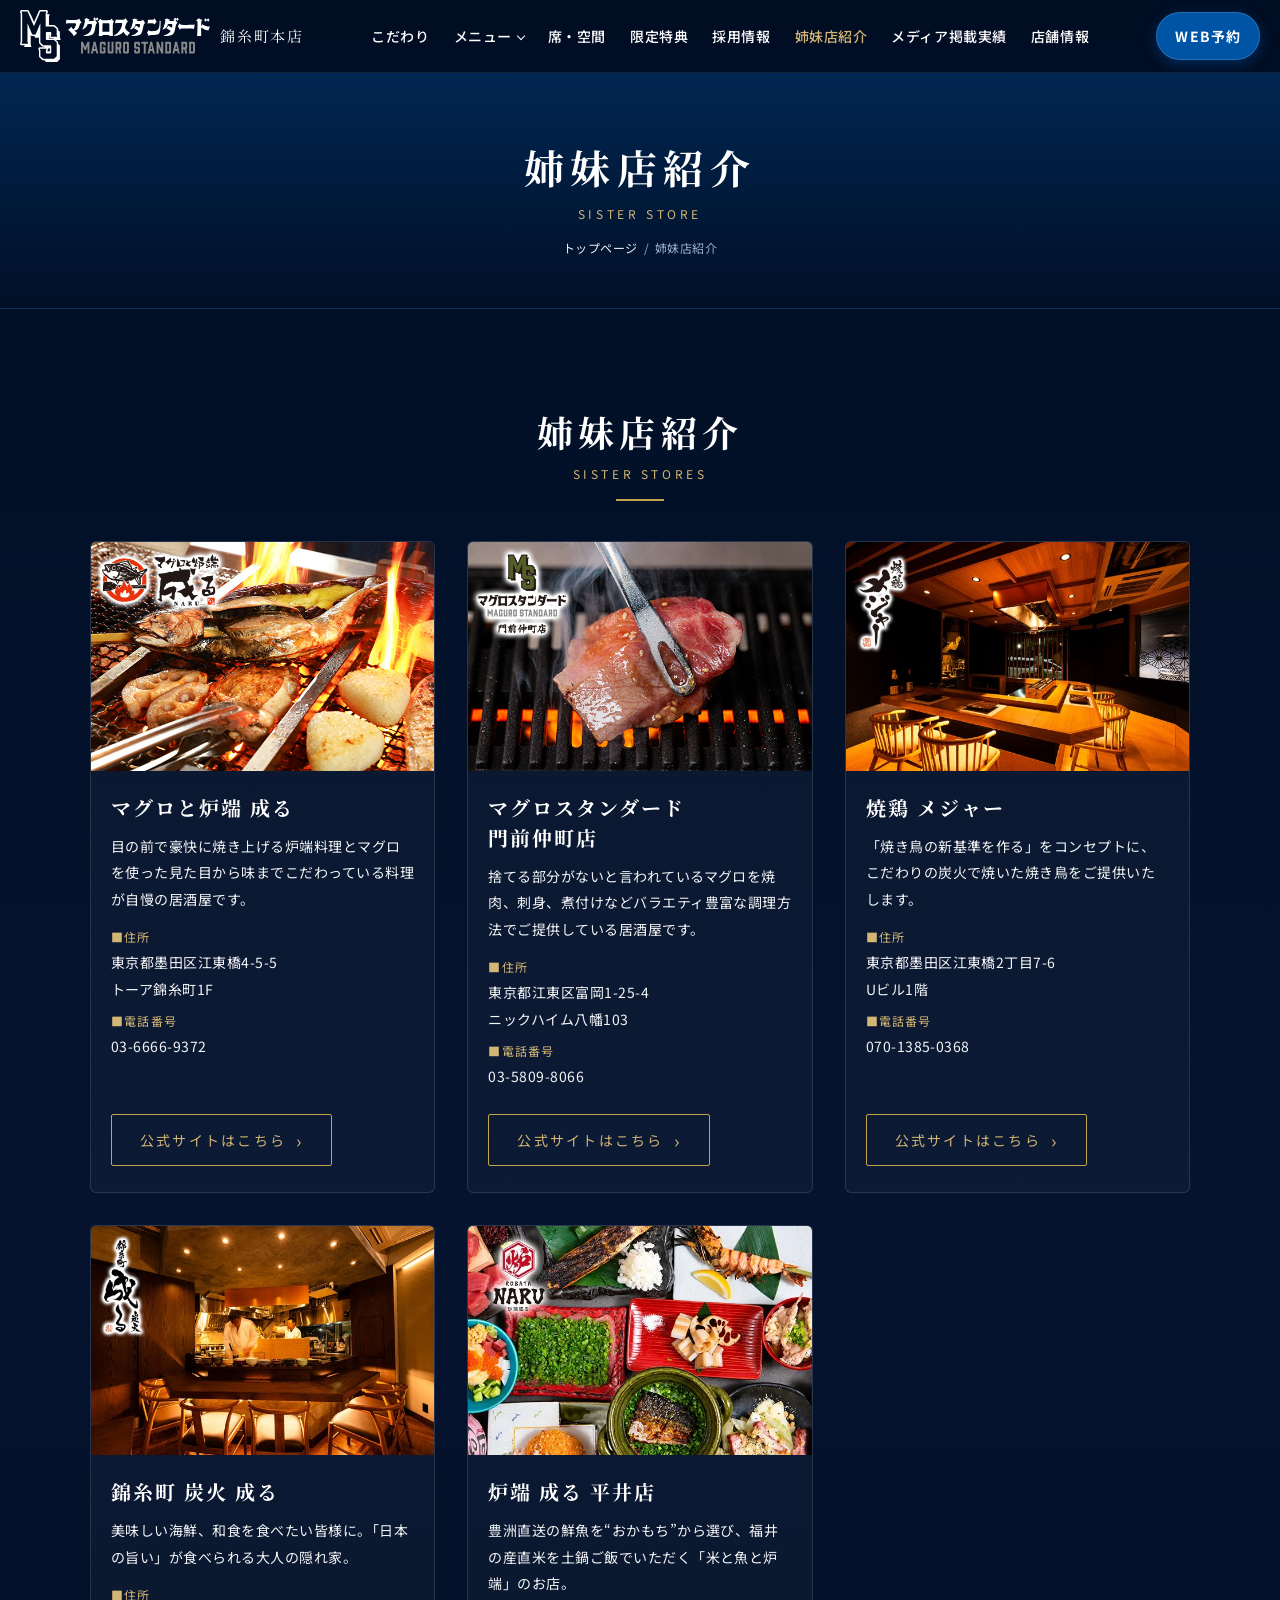
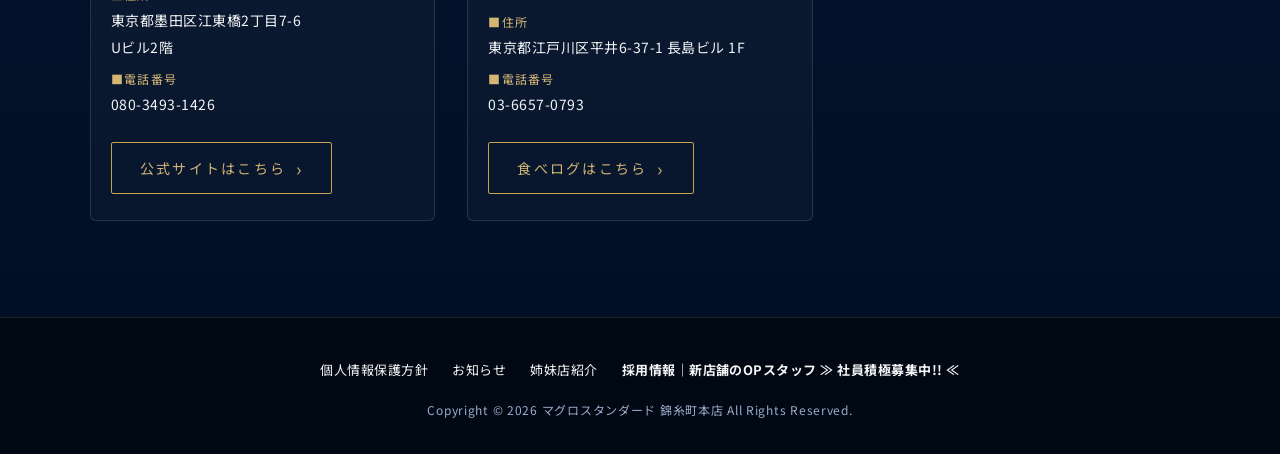
<file: sister-store/index.html>
<!DOCTYPE html>
<html lang="ja">
<head>
  <meta charset="UTF-8">
  <meta name="viewport" content="width=device-width, initial-scale=1.0">
  <title>姉妹店紹介 | マグロスタンダード 錦糸町本店</title>
  <meta name="description" content="マグロスタンダード 錦糸町本店の姉妹店をご紹介します。マグロと炉端 成る、マグロスタンダード 門前仲町店、焼鶏 メジャー、錦糸町 炭火 成る、炉端 成る 平井店。">
  <meta property="og:locale" content="ja_JP">
  <meta property="og:type" content="article">
  <meta property="og:site_name" content="マグロスタンダード 錦糸町本店">
  <meta property="og:title" content="姉妹店紹介 | マグロスタンダード 錦糸町本店">
  <meta property="og:description" content="マグロスタンダード 錦糸町本店の姉妹店をご紹介します。マグロと炉端 成る、マグロスタンダード 門前仲町店、焼鶏 メジャー、錦糸町 炭火 成る、炉端 成る 平井店。">
  <meta property="og:url" content="https://maguro-standard-kinshicho.com/sister-store/">
  <meta property="og:image" content="https://maguro-standard-kinshicho.com/images/sister-naru.jpg">
  <meta name="twitter:card" content="summary_large_image">
  <link rel="canonical" href="https://maguro-standard-kinshicho.com/sister-store/">
  <link rel="icon" href="../images/favicon.svg" type="image/svg+xml">
  <link rel="preconnect" href="https://fonts.googleapis.com">
  <link rel="preconnect" href="https://fonts.gstatic.com" crossorigin>
  <link href="https://fonts.googleapis.com/css2?family=Noto+Sans+JP:wght@400;500;700&family=Noto+Serif+JP:wght@500;700&display=swap" rel="stylesheet">
  <link rel="stylesheet" href="../css/style.css">
</head>
<body class="has-bottom-bar">
  <header class="site-header">
    <div class="container header-inner">
      <a class="brand" href="../" aria-label="マグロスタンダード 錦糸町本店 トップページ">
        <img src="../images/logo-white.svg" alt="マグロスタンダード" width="333" height="91">
        <span class="brand-sub">錦糸町本店</span>
      </a>
      <nav class="global-nav" aria-label="グローバルナビゲーション">
        <ul class="nav-list">
        <li><a href="../concept/">こだわり</a></li>
        <li class="has-sub"><button type="button" aria-expanded="false">メニュー</button>
          <ul class="sub-menu">
            <li><a href="../course/">コース</a></li>
            <li><a href="../food/">お食事</a></li>
            <li><a href="../drink/">お飲み物</a></li>
          </ul>
        </li>
        <li><a href="../table/">席・空間</a></li>
        <li><a href="../special/">限定特典</a></li>
        <li><a href="https://pay-it-forward-corporate.com/recruit/" target="_blank" rel="noopener">採用情報</a></li>
        <li><a href="../sister-store/">姉妹店紹介</a></li>
        <li><a href="../media/">メディア掲載実績</a></li>
        <li><a href="../#shop-info">店舗情報</a></li>
        </ul>
      </nav>
      <div class="header-actions">
        <a class="btn-reserve" href="https://yoyaku.tabelog.com/yoyaku/net_booking_form/index?rcd=13283669" target="_blank" rel="noopener">WEB予約</a>
        <button class="menu-toggle" type="button" aria-expanded="false" aria-controls="mobile-nav" aria-label="メニューを開閉">
          <span></span><span></span><span></span>
        </button>
      </div>
    </div>
  </header>
  <nav class="mobile-nav" id="mobile-nav" aria-label="モバイルナビゲーション">
    <ul>
      <li><a href="../">ホーム</a></li>
      <li><a href="../concept/">こだわり</a></li>
      <li><span>メニュー</span>
        <ul>
          <li><a href="../course/">コース</a></li>
          <li><a href="../food/">お食事</a></li>
          <li><a href="../drink/">お飲み物</a></li>
        </ul>
      </li>
      <li><a href="../table/">席・空間</a></li>
      <li><a href="../special/">限定特典</a></li>
      <li><a href="https://pay-it-forward-corporate.com/recruit/" target="_blank" rel="noopener">採用情報</a></li>
      <li><a href="../sister-store/">姉妹店紹介</a></li>
      <li><a href="../media/">メディア掲載実績</a></li>
      <li><a href="../#shop-info">店舗情報</a></li>
      <li><a href="../information/">お知らせ</a></li>
    </ul>
    <a class="btn-reserve" href="https://yoyaku.tabelog.com/yoyaku/net_booking_form/index?rcd=13283669" target="_blank" rel="noopener">WEB予約はこちら</a>
    <p class="mobile-sns">Instagram: <a href="https://www.instagram.com/magurostandardkinshicyo/" target="_blank" rel="noopener">@magurostandardkinshicyo</a></p>
  </nav>
  <div class="page-header">
    <div class="container">
      <h1>姉妹店紹介<span class="en">SISTER STORE</span></h1>
      <ol class="breadcrumb">
        <li><a href="../">トップページ</a></li>
        <li>姉妹店紹介</li>
      </ol>
    </div>
  </div>

  <main>
    <section class="section">
      <div class="container">
        <h2 class="section-title">姉妹店紹介<span class="en">SISTER STORES</span></h2>
        <div class="sister-grid">
        <article class="sister-card">
          <img src="../images/sister-naru.jpg" alt="マグロと炉端 成る" width="600" height="400" loading="lazy">
          <div class="body">
            <h2>マグロと炉端 成る</h2>
            <p class="desc">目の前で豪快に焼き上げる炉端料理とマグロを使った見た目から味までこだわっている料理が自慢の居酒屋です。</p>
            <dl>
              <dt>■住所</dt><dd>東京都墨田区江東橋4-5-5<br>トーア錦糸町1F</dd>
              <dt>■電話番号</dt><dd><a href="tel:03-6666-9372">03-6666-9372</a></dd>
            </dl>
            <a class="btn" href="https://maguro-robata-naru.com/" target="_blank" rel="noopener">公式サイトはこちら</a>
          </div>
        </article>
        <article class="sister-card">
          <img src="../images/sister-monnaka.jpg" alt="マグロスタンダード 門前仲町店" width="600" height="400" loading="lazy">
          <div class="body">
            <h2><span class="nb">マグロスタンダード</span> <span class="nb">門前仲町店</span></h2>
            <p class="desc">捨てる部分がないと言われているマグロを焼肉、刺身、煮付けなどバラエティ豊富な調理方法でご提供している居酒屋です。</p>
            <dl>
              <dt>■住所</dt><dd>東京都江東区富岡1-25-4<br>ニックハイム八幡103</dd>
              <dt>■電話番号</dt><dd><a href="tel:03-5809-8066">03-5809-8066</a></dd>
            </dl>
            <a class="btn" href="https://maguro-standard.com/" target="_blank" rel="noopener">公式サイトはこちら</a>
          </div>
        </article>
        <article class="sister-card">
          <img src="../images/sister-major.jpg" alt="焼鶏 メジャー" width="600" height="400" loading="lazy">
          <div class="body">
            <h2>焼鶏 メジャー</h2>
            <p class="desc">「焼き鳥の新基準を作る」をコンセプトに、こだわりの炭火で焼いた焼き鳥をご提供いたします。</p>
            <dl>
              <dt>■住所</dt><dd>東京都墨田区江東橋2丁目7-6<br>Uビル1階</dd>
              <dt>■電話番号</dt><dd><a href="tel:070-1385-0368">070-1385-0368</a></dd>
            </dl>
            <a class="btn" href="https://yakitori-major.com/" target="_blank" rel="noopener">公式サイトはこちら</a>
          </div>
        </article>
        <article class="sister-card">
          <img src="../images/sister-sumibi-naru.jpg" alt="錦糸町 炭火 成る" width="600" height="400" loading="lazy">
          <div class="body">
            <h2>錦糸町 炭火 成る</h2>
            <p class="desc">美味しい海鮮、和食を食べたい皆様に。「日本の旨い」が食べられる大人の隠れ家。</p>
            <dl>
              <dt>■住所</dt><dd>東京都墨田区江東橋2丁目7-6<br>Uビル2階</dd>
              <dt>■電話番号</dt><dd><a href="tel:080-3493-1426">080-3493-1426</a></dd>
            </dl>
            <a class="btn" href="https://kinshicho-sumibi-naru.com/" target="_blank" rel="noopener">公式サイトはこちら</a>
          </div>
        </article>
        <article class="sister-card">
          <img src="../images/sister-naru-hirai.webp" alt="炉端 成る 平井店" width="600" height="400" loading="lazy">
          <div class="body">
            <h2>炉端 成る 平井店</h2>
            <p class="desc">豊洲直送の鮮魚を“おかもち”から選び、福井の産直米を土鍋ご飯でいただく「米と魚と炉端」のお店。</p>
            <dl>
              <dt>■住所</dt><dd>東京都江戸川区平井6-37-1 長島ビル 1F</dd>
              <dt>■電話番号</dt><dd><a href="tel:03-6657-0793">03-6657-0793</a></dd>
            </dl>
            <a class="btn" href="https://tabelog.com/tokyo/A1312/A131202/13325262/" target="_blank" rel="noopener">食べログはこちら</a>
          </div>
        </article>
        </div>
      </div>
    </section>
  </main>
  <footer class="site-footer">
    <div class="container footer-inner">
      <ul class="footer-links">
        <li><a href="../privacy/">個人情報保護方針</a></li>
        <li><a href="../information/">お知らせ</a></li>
        <li><a href="../sister-store/">姉妹店紹介</a></li>
        <li><a class="footer-recruit" href="https://pay-it-forward-corporate.com/recruit/" target="_blank" rel="noopener">採用情報｜新店舗のOPスタッフ ≫ 社員積極募集中!! ≪</a></li>
      </ul>
      <p class="copyright">Copyright &copy; 2026 マグロスタンダード 錦糸町本店 All Rights Reserved.</p>
    </div>
  </footer>
  <nav class="bottom-bar" aria-label="クイックリンク">
    <a href="tel:03-5669-0545"><svg viewBox="0 0 24 24" fill="none" stroke="currentColor" stroke-width="1.8" stroke-linecap="round" stroke-linejoin="round" aria-hidden="true"><path d="M22 16.9v3a2 2 0 0 1-2.2 2 19.8 19.8 0 0 1-8.6-3.1 19.5 19.5 0 0 1-6-6A19.8 19.8 0 0 1 2.1 4.2 2 2 0 0 1 4.1 2h3a2 2 0 0 1 2 1.7c.1.9.4 1.8.7 2.6a2 2 0 0 1-.5 2.1L8.1 9.7a16 16 0 0 0 6 6l1.3-1.3a2 2 0 0 1 2.1-.4c.8.3 1.7.5 2.6.7a2 2 0 0 1 1.9 2z"/></svg>電話</a>
    <a href="../#footer-map"><svg viewBox="0 0 24 24" fill="none" stroke="currentColor" stroke-width="1.8" stroke-linecap="round" stroke-linejoin="round" aria-hidden="true"><path d="M21 10c0 7-9 13-9 13S3 17 3 10a9 9 0 0 1 18 0z"/><circle cx="12" cy="10" r="3"/></svg>地図</a>
    <a class="bar-reserve" href="https://yoyaku.tabelog.com/yoyaku/net_booking_form/index?rcd=13283669" target="_blank" rel="noopener"><svg viewBox="0 0 24 24" fill="none" stroke="currentColor" stroke-width="1.8" stroke-linecap="round" stroke-linejoin="round" aria-hidden="true"><rect x="3" y="4" width="18" height="18" rx="2"/><path d="M16 2v4M8 2v4M3 10h18"/></svg>WEB予約</a>
  </nav>
  <script src="../js/main.js"></script>
</body>
</html>
</file>
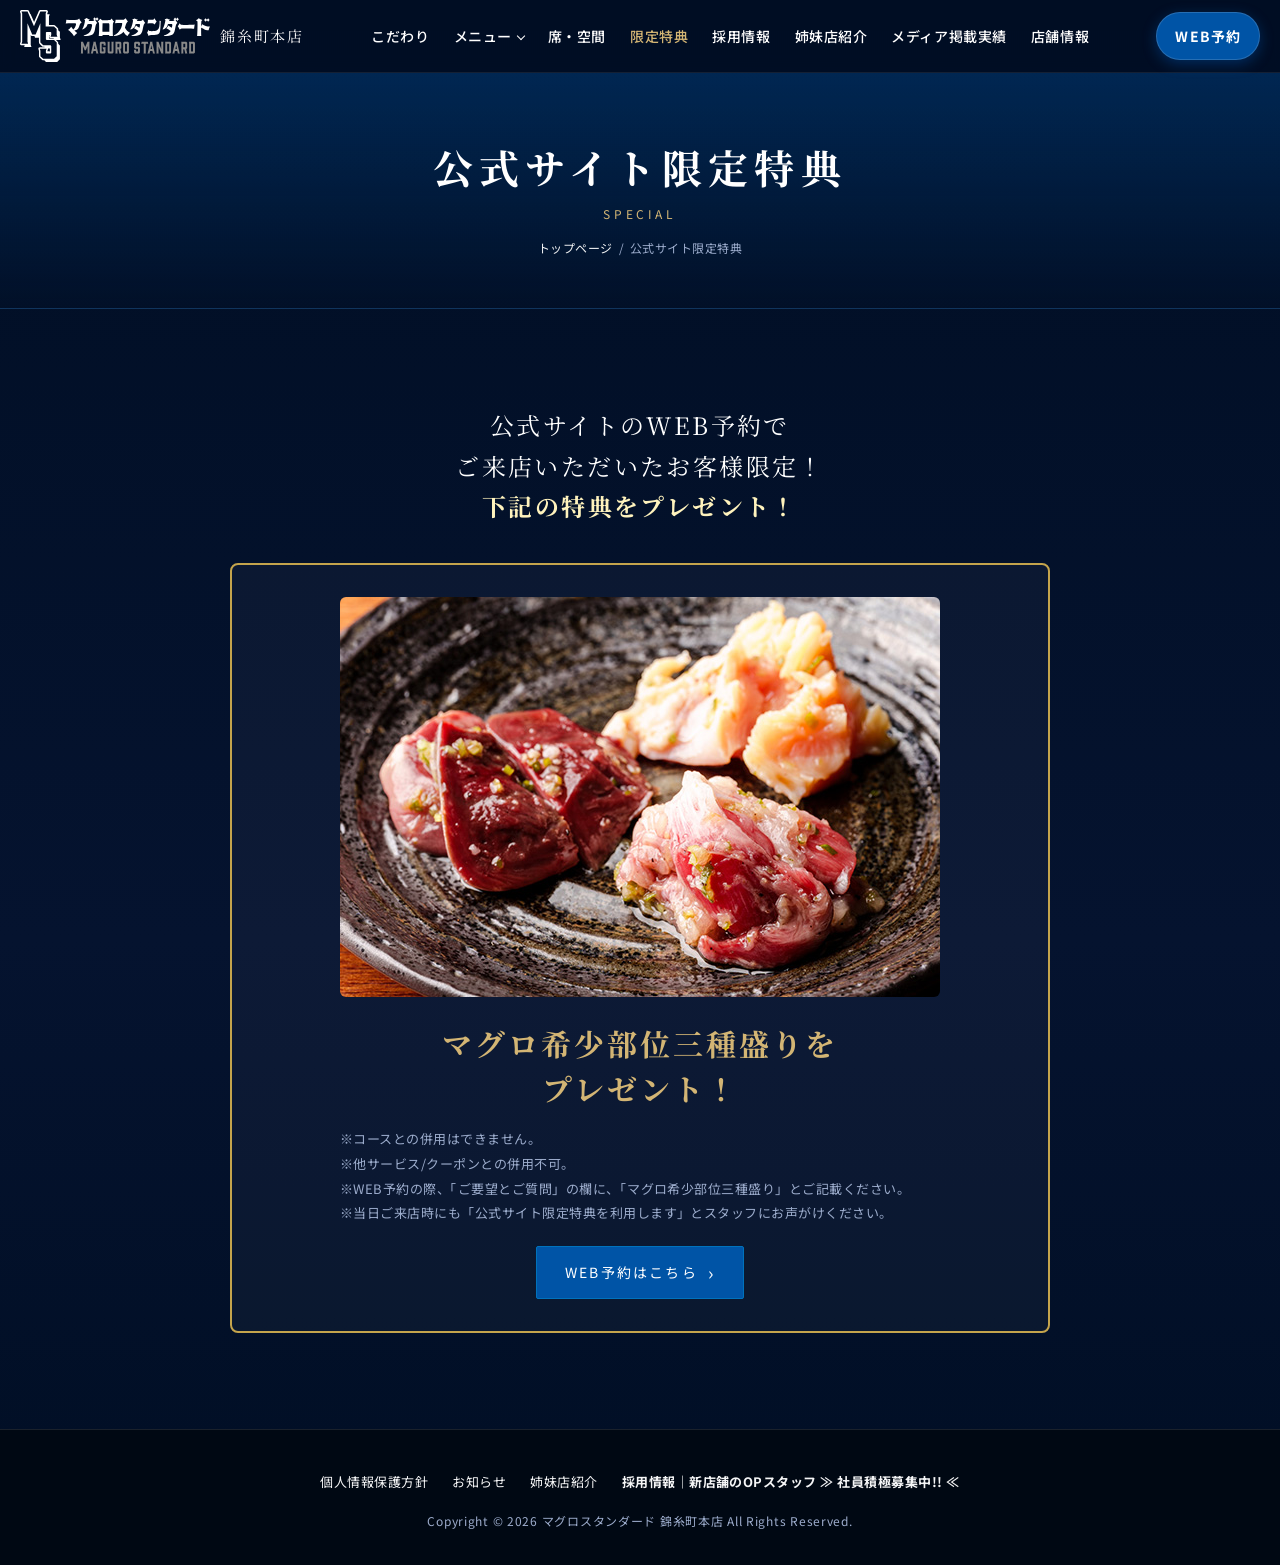
<file: special/index.html>
<!DOCTYPE html>
<html lang="ja">
<head>
  <meta charset="UTF-8">
  <meta name="viewport" content="width=device-width, initial-scale=1.0">
  <title>公式サイト限定特典 | マグロスタンダード 錦糸町本店</title>
  <meta name="description" content="公式サイト限定特典 公式サイトのWEB予約でご来店いただいたお客様限定！ 下記の特典をプレゼント！ マグロ希少部位三種盛りをプレゼント！">
  <meta property="og:locale" content="ja_JP">
  <meta property="og:type" content="article">
  <meta property="og:site_name" content="マグロスタンダード 錦糸町本店">
  <meta property="og:title" content="公式サイト限定特典 | マグロスタンダード 錦糸町本店">
  <meta property="og:description" content="公式サイト限定特典 公式サイトのWEB予約でご来店いただいたお客様限定！ 下記の特典をプレゼント！ マグロ希少部位三種盛りをプレゼント！">
  <meta property="og:url" content="https://maguro-standard-kinshicho.com/special/">
  <meta property="og:image" content="https://maguro-standard-kinshicho.com/images/special-maguro.jpg">
  <meta name="twitter:card" content="summary_large_image">
  <link rel="canonical" href="https://maguro-standard-kinshicho.com/special/">
  <link rel="icon" href="../images/favicon.svg" type="image/svg+xml">
  <link rel="preconnect" href="https://fonts.googleapis.com">
  <link rel="preconnect" href="https://fonts.gstatic.com" crossorigin>
  <link href="https://fonts.googleapis.com/css2?family=Noto+Sans+JP:wght@400;500;700&family=Noto+Serif+JP:wght@500;700&display=swap" rel="stylesheet">
  <link rel="stylesheet" href="../css/style.css">
</head>
<body class="has-bottom-bar">
  <header class="site-header">
    <div class="container header-inner">
      <a class="brand" href="../" aria-label="マグロスタンダード 錦糸町本店 トップページ">
        <img src="../images/logo-white.svg" alt="マグロスタンダード" width="333" height="91">
        <span class="brand-sub">錦糸町本店</span>
      </a>
      <nav class="global-nav" aria-label="グローバルナビゲーション">
        <ul class="nav-list">
        <li><a href="../concept/">こだわり</a></li>
        <li class="has-sub"><button type="button" aria-expanded="false">メニュー</button>
          <ul class="sub-menu">
            <li><a href="../course/">コース</a></li>
            <li><a href="../food/">お食事</a></li>
            <li><a href="../drink/">お飲み物</a></li>
          </ul>
        </li>
        <li><a href="../table/">席・空間</a></li>
        <li><a href="../special/">限定特典</a></li>
        <li><a href="https://pay-it-forward-corporate.com/recruit/" target="_blank" rel="noopener">採用情報</a></li>
        <li><a href="../sister-store/">姉妹店紹介</a></li>
        <li><a href="../media/">メディア掲載実績</a></li>
        <li><a href="../#shop-info">店舗情報</a></li>
        </ul>
      </nav>
      <div class="header-actions">
        <a class="btn-reserve" href="https://yoyaku.tabelog.com/yoyaku/net_booking_form/index?rcd=13283669" target="_blank" rel="noopener">WEB予約</a>
        <button class="menu-toggle" type="button" aria-expanded="false" aria-controls="mobile-nav" aria-label="メニューを開閉">
          <span></span><span></span><span></span>
        </button>
      </div>
    </div>
  </header>
  <nav class="mobile-nav" id="mobile-nav" aria-label="モバイルナビゲーション">
    <ul>
      <li><a href="../">ホーム</a></li>
      <li><a href="../concept/">こだわり</a></li>
      <li><span>メニュー</span>
        <ul>
          <li><a href="../course/">コース</a></li>
          <li><a href="../food/">お食事</a></li>
          <li><a href="../drink/">お飲み物</a></li>
        </ul>
      </li>
      <li><a href="../table/">席・空間</a></li>
      <li><a href="../special/">限定特典</a></li>
      <li><a href="https://pay-it-forward-corporate.com/recruit/" target="_blank" rel="noopener">採用情報</a></li>
      <li><a href="../sister-store/">姉妹店紹介</a></li>
      <li><a href="../media/">メディア掲載実績</a></li>
      <li><a href="../#shop-info">店舗情報</a></li>
      <li><a href="../information/">お知らせ</a></li>
    </ul>
    <a class="btn-reserve" href="https://yoyaku.tabelog.com/yoyaku/net_booking_form/index?rcd=13283669" target="_blank" rel="noopener">WEB予約はこちら</a>
    <p class="mobile-sns">Instagram: <a href="https://www.instagram.com/magurostandardkinshicyo/" target="_blank" rel="noopener">@magurostandardkinshicyo</a></p>
  </nav>
  <div class="page-header">
    <div class="container">
      <h1>公式サイト限定特典<span class="en">SPECIAL</span></h1>
      <ol class="breadcrumb">
        <li><a href="../">トップページ</a></li>
        <li>公式サイト限定特典</li>
      </ol>
    </div>
  </div>

  <main>
    <section class="section">
      <div class="container">
        <p class="special-lead">公式サイトのWEB予約で<br>ご来店いただいたお客様限定！<br><strong>下記の特典をプレゼント！</strong></p>
        <div class="special-card">
          <img src="../images/special-maguro.jpg" alt="マグロ希少部位三種盛り" width="600" height="400">
          <h2>マグロ希少部位三種盛りを<br>プレゼント！</h2>
          <div class="notes">
            <p>※コースとの併用はできません。</p>
            <p>※他サービス/クーポンとの併用不可。</p>
            <p>※WEB予約の際、「ご要望とご質問」の欄に、「マグロ希少部位三種盛り」とご記載ください。</p>
            <p>※当日ご来店時にも「公式サイト限定特典を利用します」とスタッフにお声がけください。</p>
          </div>
          <a class="btn btn-primary" href="https://yoyaku.tabelog.com/yoyaku/net_booking_form/index?rcd=13283669" target="_blank" rel="noopener">WEB予約はこちら</a>
        </div>
      </div>
    </section>
  </main>
  <footer class="site-footer">
    <div class="container footer-inner">
      <ul class="footer-links">
        <li><a href="../privacy/">個人情報保護方針</a></li>
        <li><a href="../information/">お知らせ</a></li>
        <li><a href="../sister-store/">姉妹店紹介</a></li>
        <li><a class="footer-recruit" href="https://pay-it-forward-corporate.com/recruit/" target="_blank" rel="noopener">採用情報｜新店舗のOPスタッフ ≫ 社員積極募集中!! ≪</a></li>
      </ul>
      <p class="copyright">Copyright &copy; 2026 マグロスタンダード 錦糸町本店 All Rights Reserved.</p>
    </div>
  </footer>
  <nav class="bottom-bar" aria-label="クイックリンク">
    <a href="tel:03-5669-0545"><svg viewBox="0 0 24 24" fill="none" stroke="currentColor" stroke-width="1.8" stroke-linecap="round" stroke-linejoin="round" aria-hidden="true"><path d="M22 16.9v3a2 2 0 0 1-2.2 2 19.8 19.8 0 0 1-8.6-3.1 19.5 19.5 0 0 1-6-6A19.8 19.8 0 0 1 2.1 4.2 2 2 0 0 1 4.1 2h3a2 2 0 0 1 2 1.7c.1.9.4 1.8.7 2.6a2 2 0 0 1-.5 2.1L8.1 9.7a16 16 0 0 0 6 6l1.3-1.3a2 2 0 0 1 2.1-.4c.8.3 1.7.5 2.6.7a2 2 0 0 1 1.9 2z"/></svg>電話</a>
    <a href="../#footer-map"><svg viewBox="0 0 24 24" fill="none" stroke="currentColor" stroke-width="1.8" stroke-linecap="round" stroke-linejoin="round" aria-hidden="true"><path d="M21 10c0 7-9 13-9 13S3 17 3 10a9 9 0 0 1 18 0z"/><circle cx="12" cy="10" r="3"/></svg>地図</a>
    <a class="bar-reserve" href="https://yoyaku.tabelog.com/yoyaku/net_booking_form/index?rcd=13283669" target="_blank" rel="noopener"><svg viewBox="0 0 24 24" fill="none" stroke="currentColor" stroke-width="1.8" stroke-linecap="round" stroke-linejoin="round" aria-hidden="true"><rect x="3" y="4" width="18" height="18" rx="2"/><path d="M16 2v4M8 2v4M3 10h18"/></svg>WEB予約</a>
  </nav>
  <script src="../js/main.js"></script>
</body>
</html>
</file>
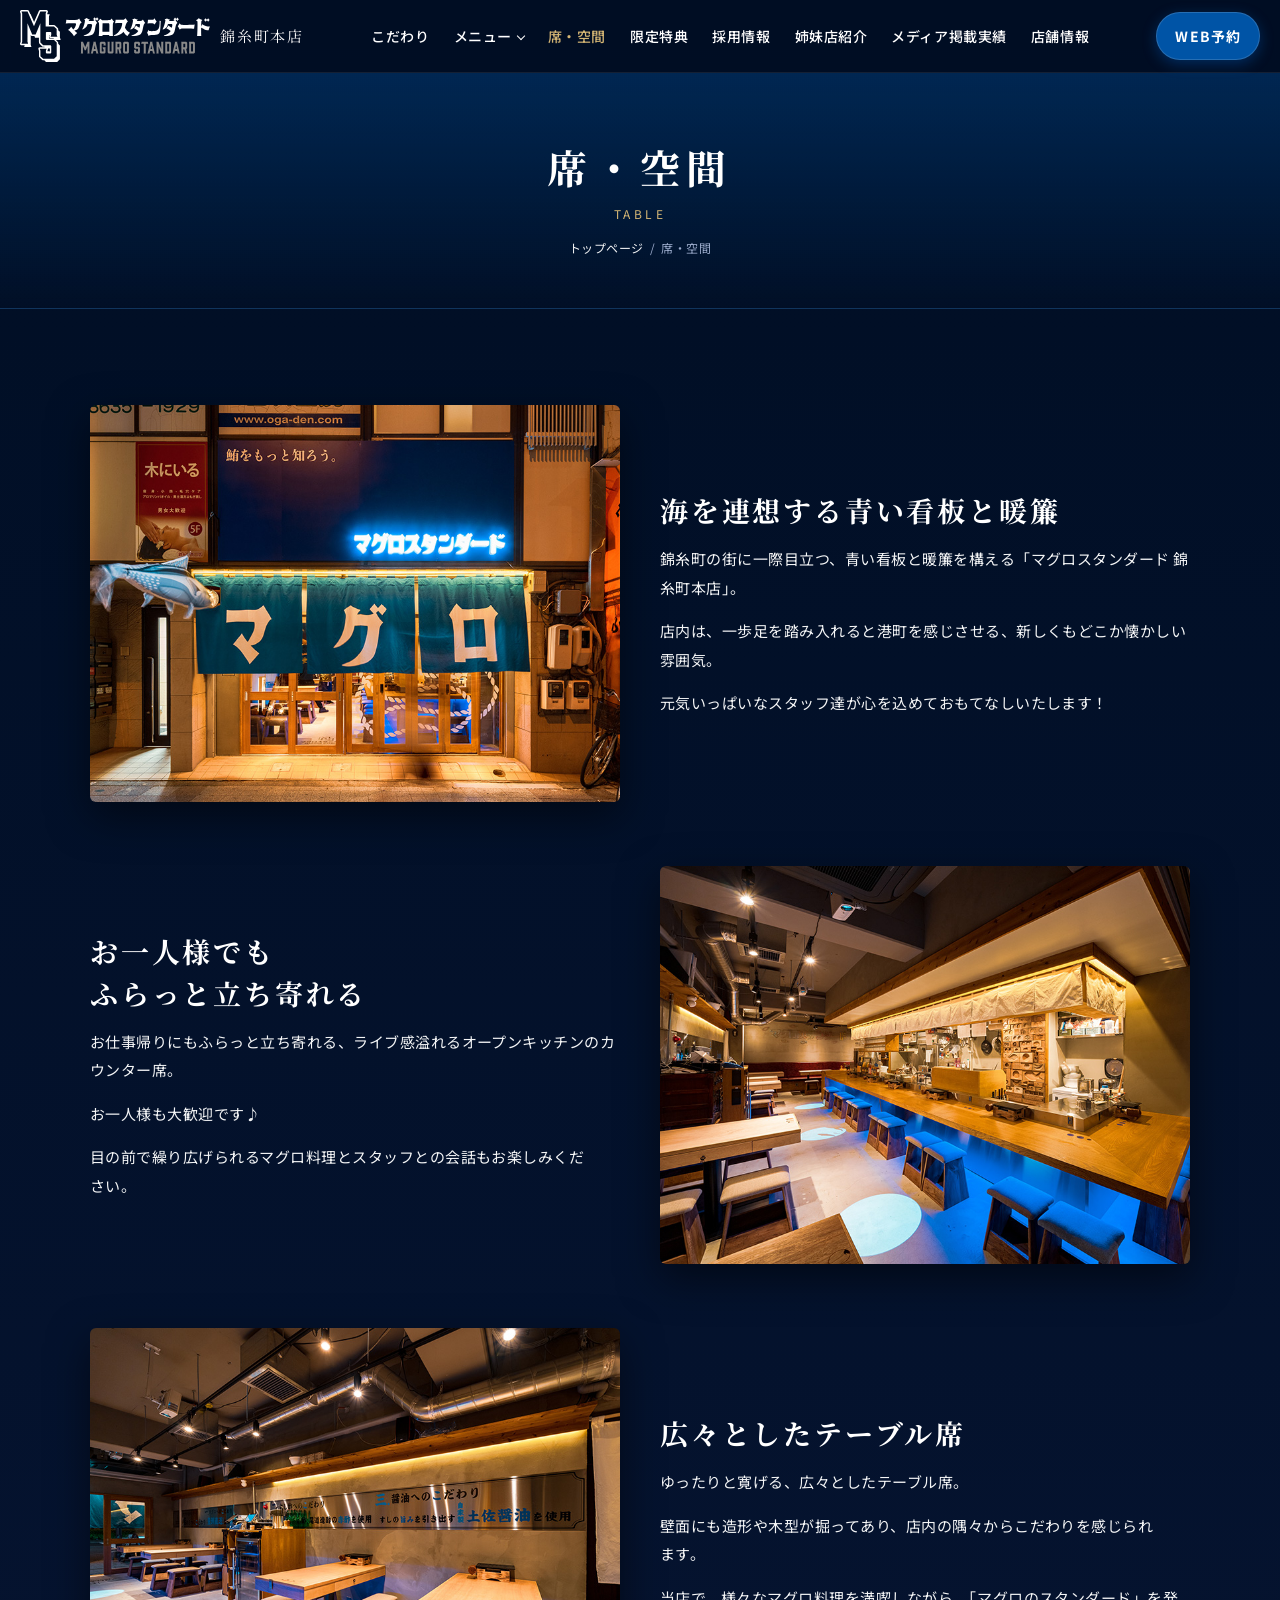
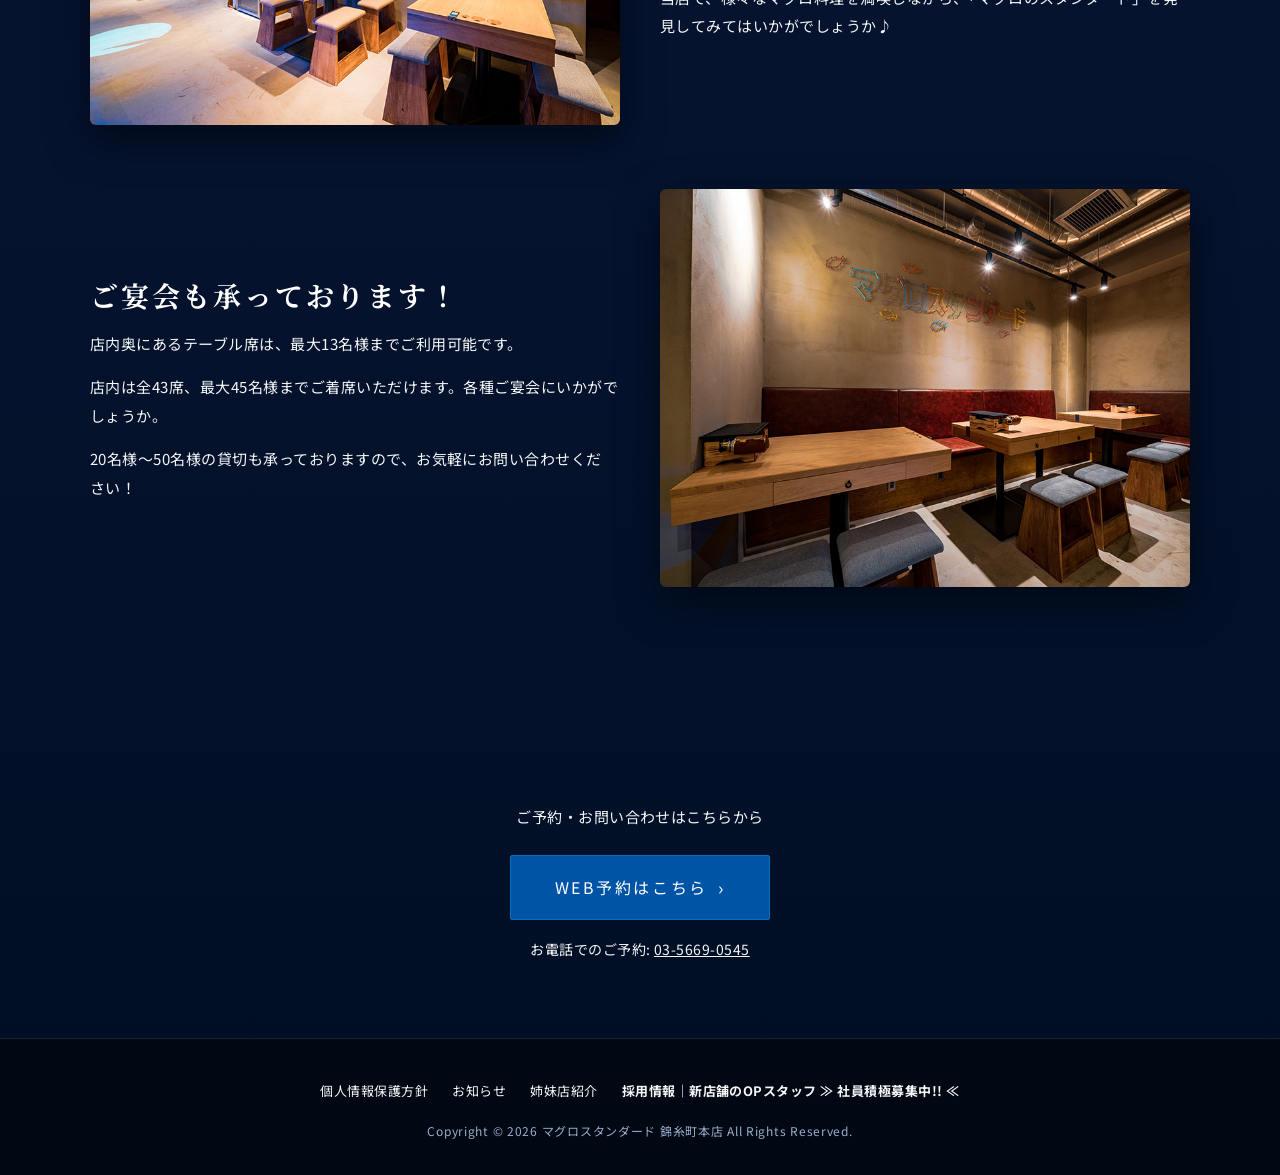
<file: table/index.html>
<!DOCTYPE html>
<html lang="ja">
<head>
  <meta charset="UTF-8">
  <meta name="viewport" content="width=device-width, initial-scale=1.0">
  <title>席・空間 | マグロスタンダード 錦糸町本店</title>
  <meta name="description" content="海を連想する青い看板と暖簾が印象的なマグロスタンダード 錦糸町本店。ライブ感溢れるオープンキッチンのカウンター席、広々としたテーブル席、最大13名様までの宴会席をご用意（全43席・最大45名様）。20名様～50名様の貸切も承っております。">
  <meta property="og:locale" content="ja_JP">
  <meta property="og:type" content="article">
  <meta property="og:site_name" content="マグロスタンダード 錦糸町本店">
  <meta property="og:title" content="席・空間 | マグロスタンダード 錦糸町本店">
  <meta property="og:description" content="海を連想する青い看板と暖簾が印象的なマグロスタンダード 錦糸町本店。ライブ感溢れるオープンキッチンのカウンター席、広々としたテーブル席、最大13名様までの宴会席をご用意（全43席・最大45名様）。20名様～50名様の貸切も承っております。">
  <meta property="og:url" content="https://maguro-standard-kinshicho.com/table/">
  <meta property="og:image" content="https://maguro-standard-kinshicho.com/images/table-04.jpg">
  <meta name="twitter:card" content="summary_large_image">
  <link rel="canonical" href="https://maguro-standard-kinshicho.com/table/">
  <link rel="icon" href="../images/favicon.svg" type="image/svg+xml">
  <link rel="preconnect" href="https://fonts.googleapis.com">
  <link rel="preconnect" href="https://fonts.gstatic.com" crossorigin>
  <link href="https://fonts.googleapis.com/css2?family=Noto+Sans+JP:wght@400;500;700&family=Noto+Serif+JP:wght@500;700&display=swap" rel="stylesheet">
  <link rel="stylesheet" href="../css/style.css">
</head>
<body class="has-bottom-bar">
  <header class="site-header">
    <div class="container header-inner">
      <a class="brand" href="../" aria-label="マグロスタンダード 錦糸町本店 トップページ">
        <img src="../images/logo-white.svg" alt="マグロスタンダード" width="333" height="91">
        <span class="brand-sub">錦糸町本店</span>
      </a>
      <nav class="global-nav" aria-label="グローバルナビゲーション">
        <ul class="nav-list">
        <li><a href="../concept/">こだわり</a></li>
        <li class="has-sub"><button type="button" aria-expanded="false">メニュー</button>
          <ul class="sub-menu">
            <li><a href="../course/">コース</a></li>
            <li><a href="../food/">お食事</a></li>
            <li><a href="../drink/">お飲み物</a></li>
          </ul>
        </li>
        <li><a href="../table/">席・空間</a></li>
        <li><a href="../special/">限定特典</a></li>
        <li><a href="https://pay-it-forward-corporate.com/recruit/" target="_blank" rel="noopener">採用情報</a></li>
        <li><a href="../sister-store/">姉妹店紹介</a></li>
        <li><a href="../media/">メディア掲載実績</a></li>
        <li><a href="../#shop-info">店舗情報</a></li>
        </ul>
      </nav>
      <div class="header-actions">
        <a class="btn-reserve" href="https://yoyaku.tabelog.com/yoyaku/net_booking_form/index?rcd=13283669" target="_blank" rel="noopener">WEB予約</a>
        <button class="menu-toggle" type="button" aria-expanded="false" aria-controls="mobile-nav" aria-label="メニューを開閉">
          <span></span><span></span><span></span>
        </button>
      </div>
    </div>
  </header>
  <nav class="mobile-nav" id="mobile-nav" aria-label="モバイルナビゲーション">
    <ul>
      <li><a href="../">ホーム</a></li>
      <li><a href="../concept/">こだわり</a></li>
      <li><span>メニュー</span>
        <ul>
          <li><a href="../course/">コース</a></li>
          <li><a href="../food/">お食事</a></li>
          <li><a href="../drink/">お飲み物</a></li>
        </ul>
      </li>
      <li><a href="../table/">席・空間</a></li>
      <li><a href="../special/">限定特典</a></li>
      <li><a href="https://pay-it-forward-corporate.com/recruit/" target="_blank" rel="noopener">採用情報</a></li>
      <li><a href="../sister-store/">姉妹店紹介</a></li>
      <li><a href="../media/">メディア掲載実績</a></li>
      <li><a href="../#shop-info">店舗情報</a></li>
      <li><a href="../information/">お知らせ</a></li>
    </ul>
    <a class="btn-reserve" href="https://yoyaku.tabelog.com/yoyaku/net_booking_form/index?rcd=13283669" target="_blank" rel="noopener">WEB予約はこちら</a>
    <p class="mobile-sns">Instagram: <a href="https://www.instagram.com/magurostandardkinshicyo/" target="_blank" rel="noopener">@magurostandardkinshicyo</a></p>
  </nav>
  <div class="page-header">
    <div class="container">
      <h1>席・空間<span class="en">TABLE</span></h1>
      <ol class="breadcrumb">
        <li><a href="../">トップページ</a></li>
        <li>席・空間</li>
      </ol>
    </div>
  </div>

  <main>
    <section class="section">
      <div class="container">
        <div class="space-block">
          <img src="../images/table-04.jpg" alt="青い看板と暖簾が目印の外観" width="800" height="600">
          <div>
            <h2>海を連想する青い看板と暖簾</h2>
            <p>錦糸町の街に一際目立つ、青い看板と暖簾を構える「マグロスタンダード 錦糸町本店」。</p>
            <p>店内は、一歩足を踏み入れると港町を感じさせる、新しくもどこか懐かしい雰囲気。</p>
            <p>元気いっぱいなスタッフ達が心を込めておもてなしいたします！</p>
          </div>
        </div>

        <div class="space-block reverse">
          <img src="../images/table-03.jpg" alt="オープンキッチンのカウンター席" width="800" height="600" loading="lazy">
          <div>
            <h2>お一人様でも<br>ふらっと立ち寄れる</h2>
            <p>お仕事帰りにもふらっと立ち寄れる、ライブ感溢れるオープンキッチンのカウンター席。</p>
            <p>お一人様も大歓迎です♪</p>
            <p>目の前で繰り広げられるマグロ料理とスタッフとの会話もお楽しみください。</p>
          </div>
        </div>

        <div class="space-block">
          <img src="../images/table-02.jpg" alt="広々としたテーブル席" width="800" height="600" loading="lazy">
          <div>
            <h2>広々としたテーブル席</h2>
            <p>ゆったりと寛げる、広々としたテーブル席。</p>
            <p>壁面にも造形や木型が掘ってあり、店内の隅々からこだわりを感じられます。</p>
            <p>当店で、様々なマグロ料理を満喫しながら、「マグロのスタンダード」を発見してみてはいかがでしょうか♪</p>
          </div>
        </div>

        <div class="space-block reverse">
          <img src="../images/table-01.jpg" alt="店内奥のテーブル席" width="800" height="600" loading="lazy">
          <div>
            <h2>ご宴会も承っております！</h2>
            <p>店内奥にあるテーブル席は、最大13名様までご利用可能です。</p>
            <p>店内は全43席、最大45名様までご着席いただけます。各種ご宴会にいかがでしょうか。</p>
            <p>20名様～50名様の貸切も承っておりますので、お気軽にお問い合わせください！</p>
          </div>
        </div>
      </div>
    </section>
  <section class="page-cta">
    <div class="container">
      <p>ご予約・お問い合わせはこちらから</p>
      <a class="btn btn-primary" href="https://yoyaku.tabelog.com/yoyaku/net_booking_form/index?rcd=13283669" target="_blank" rel="noopener">WEB予約はこちら</a>
      <p style="margin-top:16px;font-size:14px;">お電話でのご予約: <a href="tel:03-5669-0545" style="text-decoration:underline;">03-5669-0545</a></p>
    </div>
  </section>
  </main>
  <footer class="site-footer">
    <div class="container footer-inner">
      <ul class="footer-links">
        <li><a href="../privacy/">個人情報保護方針</a></li>
        <li><a href="../information/">お知らせ</a></li>
        <li><a href="../sister-store/">姉妹店紹介</a></li>
        <li><a class="footer-recruit" href="https://pay-it-forward-corporate.com/recruit/" target="_blank" rel="noopener">採用情報｜新店舗のOPスタッフ ≫ 社員積極募集中!! ≪</a></li>
      </ul>
      <p class="copyright">Copyright &copy; 2026 マグロスタンダード 錦糸町本店 All Rights Reserved.</p>
    </div>
  </footer>
  <nav class="bottom-bar" aria-label="クイックリンク">
    <a href="tel:03-5669-0545"><svg viewBox="0 0 24 24" fill="none" stroke="currentColor" stroke-width="1.8" stroke-linecap="round" stroke-linejoin="round" aria-hidden="true"><path d="M22 16.9v3a2 2 0 0 1-2.2 2 19.8 19.8 0 0 1-8.6-3.1 19.5 19.5 0 0 1-6-6A19.8 19.8 0 0 1 2.1 4.2 2 2 0 0 1 4.1 2h3a2 2 0 0 1 2 1.7c.1.9.4 1.8.7 2.6a2 2 0 0 1-.5 2.1L8.1 9.7a16 16 0 0 0 6 6l1.3-1.3a2 2 0 0 1 2.1-.4c.8.3 1.7.5 2.6.7a2 2 0 0 1 1.9 2z"/></svg>電話</a>
    <a href="../#footer-map"><svg viewBox="0 0 24 24" fill="none" stroke="currentColor" stroke-width="1.8" stroke-linecap="round" stroke-linejoin="round" aria-hidden="true"><path d="M21 10c0 7-9 13-9 13S3 17 3 10a9 9 0 0 1 18 0z"/><circle cx="12" cy="10" r="3"/></svg>地図</a>
    <a class="bar-reserve" href="https://yoyaku.tabelog.com/yoyaku/net_booking_form/index?rcd=13283669" target="_blank" rel="noopener"><svg viewBox="0 0 24 24" fill="none" stroke="currentColor" stroke-width="1.8" stroke-linecap="round" stroke-linejoin="round" aria-hidden="true"><rect x="3" y="4" width="18" height="18" rx="2"/><path d="M16 2v4M8 2v4M3 10h18"/></svg>WEB予約</a>
  </nav>
  <script src="../js/main.js"></script>
</body>
</html>
</file>
<file: css/style.css>
/* ==========================================================================
   マグロスタンダード 錦糸町本店 - 共通スタイル
   配色は既存サイト(Elementor kit)の値を踏襲:
   primary #0054A6 / secondary #0072BC / navy #000E24 #05132F / gold #C4A44C
   ========================================================================== */

:root {
  --blue: #0054a6;
  --blue-light: #0072bc;
  --blue-deep: #004283;
  --navy: #000e24;
  --navy-2: #05132f;
  --navy-3: #0b1d42;
  --gold: #c4a44c;
  --gold-light: #d3b574;
  --cream: #fff3bd;
  --text: #111111;
  --text-light: #f4f5f6;
  --muted: #9caccc;
  --white: #ffffff;
  --header-h: 72px;
  --font-sans: "Noto Sans JP", "Hiragino Kaku Gothic ProN", "Hiragino Sans", Meiryo, sans-serif;
  --font-serif: "Noto Serif JP", "Hiragino Mincho ProN", "Yu Mincho", serif;
}

*, *::before, *::after { box-sizing: border-box; }

html { scroll-behavior: smooth; -webkit-text-size-adjust: 100%; }

body {
  margin: 0;
  font-family: var(--font-sans);
  font-size: 16px;
  line-height: 1.9;
  color: var(--text-light);
  background: var(--navy);
  background-image: linear-gradient(180deg, #000e24 0%, #05132f 60%, #000e24 100%);
  letter-spacing: 0.03em;
  word-break: break-word;
}

body.has-bottom-bar { padding-bottom: 64px; }

img { max-width: 100%; height: auto; display: block; }
a { color: inherit; text-decoration: none; }
a:hover { opacity: 0.85; }
ul { margin: 0; padding: 0; list-style: none; }
h1, h2, h3, h4 { margin: 0; font-weight: 700; line-height: 1.5; }
p { margin: 0 0 1em; }
p:last-child { margin-bottom: 0; }

.sr-only {
  position: absolute; width: 1px; height: 1px; padding: 0; margin: -1px;
  overflow: hidden; clip: rect(0, 0, 0, 0); white-space: nowrap; border: 0;
}

.container {
  width: 100%;
  max-width: 1140px;
  margin: 0 auto;
  padding: 0 20px;
}

/* --------------------------------------------------------------------------
   Header
   -------------------------------------------------------------------------- */
.site-header {
  position: sticky;
  top: 0;
  z-index: 100;
  background: rgba(0, 14, 36, 0.92);
  backdrop-filter: blur(6px);
  border-bottom: 1px solid rgba(255, 255, 255, 0.08);
}

.header-inner {
  display: flex;
  align-items: center;
  justify-content: space-between;
  height: var(--header-h);
  gap: 16px;
}

.brand {
  display: flex;
  align-items: center;
  gap: 10px;
  min-width: 0;
}

.brand img {
  width: 170px;
  height: auto;
}

.brand .brand-sub {
  font-family: var(--font-serif);
  font-size: 15px;
  letter-spacing: 0.12em;
  color: var(--white);
  white-space: nowrap;
}

.global-nav { display: none; }

.nav-list {
  display: flex;
  align-items: center;
  gap: 4px;
}

.nav-list > li { position: relative; }

.nav-list a, .nav-list button {
  display: block;
  padding: 8px 10px;
  font-size: 14px;
  font-weight: 500;
  color: var(--white);
  background: none;
  border: 0;
  cursor: pointer;
  font-family: inherit;
  letter-spacing: 0.04em;
  white-space: nowrap;
}

.nav-list a:hover, .nav-list button:hover { color: var(--gold-light); opacity: 1; }

.has-sub > button::after {
  content: "";
  display: inline-block;
  width: 6px; height: 6px;
  margin-left: 6px;
  border-right: 1px solid currentColor;
  border-bottom: 1px solid currentColor;
  transform: translateY(-3px) rotate(45deg);
}

.sub-menu {
  position: absolute;
  top: 100%;
  left: 0;
  min-width: 160px;
  padding: 8px 0;
  background: var(--navy-3);
  border: 1px solid rgba(255, 255, 255, 0.1);
  box-shadow: 0 10px 30px rgba(0, 0, 0, 0.4);
  opacity: 0;
  visibility: hidden;
  transform: translateY(8px);
  transition: all 0.2s;
}

.has-sub:hover .sub-menu,
.has-sub:focus-within .sub-menu,
.has-sub.is-open .sub-menu {
  opacity: 1;
  visibility: visible;
  transform: translateY(0);
}

.sub-menu a { padding: 8px 18px; font-size: 13px; }

.btn-reserve {
  display: inline-flex;
  align-items: center;
  justify-content: center;
  gap: 6px;
  padding: 10px 18px;
  background: var(--blue);
  color: var(--white);
  font-weight: 700;
  font-size: 14px;
  letter-spacing: 0.08em;
  border-radius: 999px;
  border: 1px solid rgba(255, 255, 255, 0.15);
  box-shadow: 0 4px 14px rgba(0, 84, 166, 0.45);
  white-space: nowrap;
  transition: background 0.2s;
}

.btn-reserve:hover { background: var(--blue-light); opacity: 1; }

.header-actions { display: flex; align-items: center; gap: 10px; }
.header-actions .btn-reserve { display: none; }

/* Hamburger */
.menu-toggle {
  display: inline-flex;
  flex-direction: column;
  justify-content: center;
  gap: 5px;
  width: 44px; height: 44px;
  padding: 10px;
  background: transparent;
  border: 1px solid rgba(255, 255, 255, 0.25);
  border-radius: 6px;
  cursor: pointer;
}

.menu-toggle span {
  display: block;
  height: 2px;
  background: var(--white);
  transition: transform 0.25s, opacity 0.25s;
}

.menu-toggle[aria-expanded="true"] span:nth-child(1) { transform: translateY(7px) rotate(45deg); }
.menu-toggle[aria-expanded="true"] span:nth-child(2) { opacity: 0; }
.menu-toggle[aria-expanded="true"] span:nth-child(3) { transform: translateY(-7px) rotate(-45deg); }

/* Mobile drawer */
.mobile-nav {
  position: fixed;
  inset: var(--header-h) 0 0 0;
  z-index: 99;
  background: rgba(0, 14, 36, 0.98);
  overflow-y: auto;
  padding: 24px 20px 120px;
  transform: translateX(100%);
  transition: transform 0.3s ease;
}

.mobile-nav.is-open { transform: translateX(0); }

.mobile-nav ul li a, .mobile-nav ul li span {
  display: block;
  padding: 14px 4px;
  font-size: 16px;
  color: var(--white);
  border-bottom: 1px solid rgba(255, 255, 255, 0.1);
}

.mobile-nav ul li span { color: var(--muted); font-size: 13px; padding-bottom: 4px; border: 0; }
.mobile-nav ul ul a { padding-left: 20px; font-size: 15px; }
.mobile-nav ul ul a::before { content: "- "; color: var(--gold); }
.mobile-nav .btn-reserve { margin-top: 24px; width: 100%; padding: 14px; font-size: 16px; }
.mobile-nav .mobile-sns { margin-top: 20px; text-align: center; font-size: 13px; color: var(--muted); }

/* --------------------------------------------------------------------------
   Hero
   -------------------------------------------------------------------------- */
.hero {
  position: relative;
  min-height: 72vh;
  display: flex;
  align-items: center;
  justify-content: center;
  text-align: center;
  overflow: hidden;
  background: var(--navy);
}

.hero-bg {
  position: absolute;
  inset: 0;
  width: 100%; height: 100%;
  object-fit: cover;
  object-position: center;
  opacity: 0.6;
}

.hero::after {
  content: "";
  position: absolute;
  inset: 0;
  background: linear-gradient(180deg, rgba(0, 14, 36, 0.3) 0%, rgba(0, 14, 36, 0.2) 50%, rgba(0, 14, 36, 0.95) 100%);
}

.hero-inner {
  position: relative;
  z-index: 1;
  padding: 80px 20px;
}

.hero-logo { width: min(360px, 70vw); margin: 0 auto 20px; filter: drop-shadow(0 4px 12px rgba(0, 0, 0, 0.6)); }

.hero-title {
  font-family: var(--font-serif);
  font-size: clamp(28px, 5vw, 48px);
  letter-spacing: 0.12em;
  color: var(--white);
  text-shadow: 0 2px 16px rgba(0, 0, 0, 0.7);
}

.hero-lead {
  margin-top: 14px;
  font-size: clamp(14px, 2vw, 18px);
  letter-spacing: 0.1em;
  color: var(--cream);
  text-shadow: 0 1px 8px rgba(0, 0, 0, 0.8);
}

.hero-notice {
  display: inline-block;
  margin-top: 28px;
  padding: 12px 24px;
  background: rgba(0, 84, 166, 0.85);
  border: 1px solid rgba(255, 255, 255, 0.3);
  border-radius: 6px;
  color: var(--white);
  font-weight: 700;
  line-height: 1.6;
  font-size: 15px;
}

.hero-notice small { display: block; font-weight: 400; font-size: 12px; color: var(--cream); }

/* --------------------------------------------------------------------------
   Sections
   -------------------------------------------------------------------------- */
.section { padding: 72px 0; }
.section.alt { background: rgba(255, 255, 255, 0.03); }
.section.wave {
  background-image: radial-gradient(ellipse at top, rgba(0, 114, 188, 0.18), transparent 60%);
}

.section-title {
  font-family: var(--font-serif);
  font-size: clamp(24px, 3.6vw, 36px);
  letter-spacing: 0.14em;
  color: var(--white);
  text-align: center;
  margin-bottom: 40px;
  position: relative;
  padding-bottom: 18px;
}

.section-title::after {
  content: "";
  position: absolute;
  left: 50%; bottom: 0;
  width: 48px; height: 2px;
  transform: translateX(-50%);
  background: var(--gold);
}

.section-title .en {
  display: block;
  font-family: var(--font-sans);
  font-size: 12px;
  letter-spacing: 0.3em;
  color: var(--gold-light);
  margin-top: 6px;
  font-weight: 400;
}

.feature {
  display: grid;
  grid-template-columns: 1fr;
  gap: 28px;
  align-items: center;
}

.feature + .feature { margin-top: 72px; }

.feature-img {
  border-radius: 6px;
  overflow: hidden;
  box-shadow: 0 14px 40px rgba(0, 0, 0, 0.5);
}

.feature-img img { width: 100%; aspect-ratio: 1 / 1; object-fit: cover; }

.feature-body h2, .feature-body h3 {
  font-family: var(--font-serif);
  font-size: clamp(22px, 3vw, 32px);
  letter-spacing: 0.1em;
  color: var(--white);
  margin-bottom: 18px;
  line-height: 1.5;
}

.feature-body h2 .en {
  display: block;
  font-family: var(--font-sans);
  font-size: 12px;
  letter-spacing: 0.3em;
  color: var(--gold-light);
  font-weight: 400;
  margin-bottom: 4px;
}

.feature-body p { font-size: 15px; color: var(--text-light); }

.btn {
  display: inline-flex;
  align-items: center;
  justify-content: center;
  min-width: 200px;
  padding: 12px 28px;
  margin-top: 20px;
  border: 1px solid var(--gold);
  color: var(--gold-light);
  font-size: 14px;
  letter-spacing: 0.16em;
  border-radius: 2px;
  transition: background 0.2s, color 0.2s;
}

.btn::after { content: "\203A"; margin-left: 10px; font-size: 18px; line-height: 1; }
.btn:hover { background: var(--gold); color: var(--navy); opacity: 1; }

.btn-primary {
  border-color: var(--blue-light);
  background: var(--blue);
  color: var(--white);
}
.btn-primary:hover { background: var(--blue-light); color: var(--white); }

.center { text-align: center; }

/* News list */
.news-list { max-width: 820px; margin: 0 auto; }
.news-list li { border-bottom: 1px solid rgba(255, 255, 255, 0.12); }
.news-list li:first-child { border-top: 1px solid rgba(255, 255, 255, 0.12); }
.news-list a, .news-list .news-row {
  display: flex;
  flex-direction: column;
  gap: 4px;
  padding: 16px 6px;
}
.news-list time { font-size: 13px; color: var(--gold-light); letter-spacing: 0.08em; }
.news-list .news-title { font-size: 15px; color: var(--white); }

/* Instagram */
.instagram { text-align: center; }
.instagram .account { font-size: 14px; color: var(--muted); margin-top: 10px; }
.instagram .account a { color: var(--white); text-decoration: underline; text-underline-offset: 3px; }
.btn-insta {
  display: inline-flex;
  align-items: center;
  gap: 10px;
  padding: 14px 30px;
  border-radius: 999px;
  background: linear-gradient(45deg, #f58529, #dd2a7b 50%, #8134af);
  color: var(--white);
  font-weight: 700;
  letter-spacing: 0.08em;
}
.btn-insta svg { width: 22px; height: 22px; }

/* Store info */
.info-grid {
  display: grid;
  grid-template-columns: 1fr;
  gap: 36px;
}

.info-table { width: 100%; border-collapse: collapse; font-size: 15px; }
.info-table th, .info-table td {
  padding: 14px 8px;
  border-bottom: 1px solid rgba(255, 255, 255, 0.12);
  vertical-align: top;
  text-align: left;
}
.info-table th { width: 7em; color: var(--gold-light); font-weight: 500; white-space: nowrap; }
.info-table td a { text-decoration: underline; text-underline-offset: 3px; }
.info-table .note { font-size: 13px; color: var(--muted); }

.map-wrap {
  position: relative;
  width: 100%;
  aspect-ratio: 4 / 3;
  border-radius: 6px;
  overflow: hidden;
  background: #0b1d42;
  box-shadow: 0 14px 40px rgba(0, 0, 0, 0.5);
}
.map-wrap iframe { position: absolute; inset: 0; width: 100%; height: 100%; border: 0; }

.store-logo { margin-bottom: 20px; }
.store-logo img { width: 220px; }
.store-name { font-family: var(--font-serif); font-size: 22px; letter-spacing: 0.1em; color: var(--white); margin-bottom: 18px; }

/* Sister brand banner */
.sister-banner { text-align: center; padding: 48px 0 64px; }
.sister-banner h2 { font-family: var(--font-serif); font-size: 20px; letter-spacing: 0.14em; color: var(--white); margin-bottom: 18px; }
.sister-banner img { width: 300px; max-width: 100%; margin: 0 auto; border: 2px solid rgba(255, 255, 255, 0.4); border-radius: 4px; }
.sister-banner .banner-row { display: flex; flex-wrap: wrap; justify-content: center; gap: 20px; }

/* --------------------------------------------------------------------------
   Footer
   -------------------------------------------------------------------------- */
.site-footer {
  background: #000813;
  border-top: 1px solid rgba(255, 255, 255, 0.1);
  padding: 40px 0 32px;
  font-size: 13px;
  color: var(--muted);
}

.footer-inner { display: flex; flex-direction: column; align-items: center; gap: 16px; text-align: center; }
.footer-links { display: flex; flex-wrap: wrap; justify-content: center; gap: 8px 24px; }
.footer-links a { color: var(--text-light); }
.footer-links a:hover { color: var(--gold-light); }
.footer-recruit { color: var(--cream); font-weight: 700; }
.copyright { font-size: 12px; letter-spacing: 0.06em; }

/* --------------------------------------------------------------------------
   Mobile bottom bar
   -------------------------------------------------------------------------- */
.bottom-bar {
  position: fixed;
  left: 0; right: 0; bottom: 0;
  z-index: 98;
  display: grid;
  grid-template-columns: 1fr 1fr 1.4fr;
  background: rgba(0, 8, 19, 0.96);
  border-top: 1px solid rgba(255, 255, 255, 0.12);
  padding-bottom: env(safe-area-inset-bottom);
}

.bottom-bar a {
  display: flex;
  flex-direction: column;
  align-items: center;
  justify-content: center;
  gap: 2px;
  height: 60px;
  font-size: 12px;
  color: var(--white);
  letter-spacing: 0.06em;
}
.bottom-bar a + a { border-left: 1px solid rgba(255, 255, 255, 0.12); }
.bottom-bar a svg { width: 20px; height: 20px; }
.bottom-bar .bar-reserve { background: var(--blue); font-weight: 700; }

/* --------------------------------------------------------------------------
   Sub pages
   -------------------------------------------------------------------------- */
.page-header {
  position: relative;
  padding: 64px 0 48px;
  text-align: center;
  background: linear-gradient(180deg, rgba(0, 84, 166, 0.35), rgba(0, 14, 36, 0) 100%);
  border-bottom: 1px solid rgba(255, 255, 255, 0.06);
}

.page-header h1 {
  font-family: var(--font-serif);
  font-size: clamp(26px, 4vw, 40px);
  letter-spacing: 0.16em;
  color: var(--white);
}

.page-header .en {
  display: block;
  font-family: var(--font-sans);
  font-size: 12px;
  letter-spacing: 0.3em;
  color: var(--gold-light);
  margin-top: 8px;
  font-weight: 400;
}

.breadcrumb {
  display: flex;
  flex-wrap: wrap;
  justify-content: center;
  gap: 6px;
  margin-top: 14px;
  font-size: 12px;
  color: var(--muted);
}
.breadcrumb a { color: var(--text-light); }
.breadcrumb li + li::before { content: "/"; margin-right: 6px; color: var(--muted); }

.page-lead { max-width: 820px; margin: 0 auto 40px; text-align: center; font-size: 15px; }

.page-main-img { max-width: 1000px; margin: 0 auto 56px; border-radius: 6px; overflow: hidden; box-shadow: 0 14px 40px rgba(0, 0, 0, 0.5); }

.concept-block { max-width: 820px; margin: 0 auto 56px; text-align: center; }
.concept-block h2 {
  font-family: var(--font-serif);
  font-size: clamp(22px, 3vw, 30px);
  letter-spacing: 0.1em;
  color: var(--white);
  margin-bottom: 18px;
}
.concept-block p { font-size: 15px; }

.values { max-width: 820px; margin: 0 auto; counter-reset: v; }
.values li {
  padding: 18px 20px;
  border: 1px solid rgba(255, 255, 255, 0.12);
  border-radius: 6px;
  background: rgba(255, 255, 255, 0.03);
  margin-bottom: 12px;
}
.values li strong { display: block; color: var(--gold-light); font-size: 17px; letter-spacing: 0.08em; }
.values li span { font-size: 14px; }

.gallery { display: grid; grid-template-columns: repeat(2, 1fr); gap: 12px; margin-top: 56px; }
.gallery img { width: 100%; aspect-ratio: 1 / 1; object-fit: cover; border-radius: 4px; }

/* Menu pages */
.menu-grid {
  display: grid;
  grid-template-columns: 1fr;
  gap: 40px 32px;
}

.menu-card { }
.menu-card img { width: 100%; border-radius: 6px; box-shadow: 0 10px 30px rgba(0, 0, 0, 0.5); margin-bottom: 18px; }
.menu-card h3 {
  font-family: var(--font-serif);
  font-size: 22px;
  letter-spacing: 0.12em;
  color: var(--gold-light);
  padding-bottom: 8px;
  margin-bottom: 12px;
  border-bottom: 1px solid var(--gold);
}
.menu-card h3 + h3 { margin-top: 24px; }

.menu-items li {
  display: flex;
  justify-content: space-between;
  align-items: baseline;
  gap: 12px;
  padding: 7px 0;
  border-bottom: 1px dotted rgba(255, 255, 255, 0.18);
  font-size: 15px;
}
.menu-items li .name { flex: 1; }
.menu-items li .name small { display: block; font-size: 12px; color: var(--gold-light); }
.menu-items li .price { white-space: nowrap; color: var(--white); font-weight: 500; }
.menu-items li.sub .name { padding-left: 1em; font-size: 14px; }
.menu-items li.head { border-bottom: 0; padding-bottom: 0; }
.menu-items li.head .name { color: var(--cream); font-weight: 700; font-size: 14px; }

.menu-notes { margin-top: 48px; font-size: 13px; color: var(--muted); text-align: center; }
.menu-notes p { margin: 0; }

/* Course */
.course {
  display: grid;
  grid-template-columns: 1fr;
  gap: 24px;
  padding: 32px 0;
  border-bottom: 1px solid rgba(255, 255, 255, 0.12);
}
.course:last-of-type { border-bottom: 0; }
.course-img img { width: 100%; max-width: 480px; margin: 0 auto; border-radius: 6px; box-shadow: 0 10px 30px rgba(0, 0, 0, 0.5); }
.course-body h2 {
  font-family: var(--font-serif);
  font-size: clamp(20px, 2.6vw, 26px);
  letter-spacing: 0.08em;
  color: var(--white);
  margin-bottom: 8px;
}
.course-price { font-size: 20px; color: var(--gold-light); font-weight: 700; margin-bottom: 14px; letter-spacing: 0.06em; }
.course-count { display: inline-block; font-size: 14px; color: var(--cream); margin-bottom: 8px; }
.course-list li { padding: 3px 0; font-size: 15px; }
.course-list li::before { content: "・"; color: var(--gold); }
.course-list li.indent { padding-left: 1.5em; font-size: 14px; color: var(--muted); }
.course-list li.indent::before { content: ""; }
.course-notes { margin-top: 16px; font-size: 12.5px; color: var(--muted); line-height: 1.8; }
.course-notes p { margin: 0; }

.drink-groups { font-size: 14.5px; }
.drink-groups dt { color: var(--cream); font-weight: 700; margin-top: 12px; }
.drink-groups dd { margin: 0; color: var(--text-light); }

.policy-box {
  max-width: 820px;
  margin: 64px auto 0;
  padding: 28px 24px;
  border: 1px solid rgba(255, 255, 255, 0.15);
  border-radius: 6px;
  background: rgba(255, 255, 255, 0.03);
  font-size: 14px;
}
.policy-box h2 { font-family: var(--font-serif); font-size: 20px; letter-spacing: 0.12em; color: var(--white); margin-bottom: 14px; text-align: center; }
.policy-box strong { color: var(--cream); }

/* Table / space */
.space-block {
  display: grid;
  grid-template-columns: 1fr;
  gap: 24px;
  align-items: center;
  margin-bottom: 64px;
}
.space-block img { width: 100%; border-radius: 6px; box-shadow: 0 14px 40px rgba(0, 0, 0, 0.5); }
.space-block h2 { font-family: var(--font-serif); font-size: clamp(20px, 2.6vw, 28px); letter-spacing: 0.1em; color: var(--white); margin-bottom: 14px; }
.space-block p { font-size: 15px; }

/* Special */
.special-card {
  max-width: 820px;
  margin: 0 auto;
  padding: 32px 24px;
  border: 2px solid var(--gold);
  border-radius: 8px;
  background: rgba(255, 255, 255, 0.03);
  text-align: center;
}
.special-card img { width: 100%; max-width: 600px; margin: 0 auto 24px; border-radius: 6px; }
.special-card h2 { font-family: var(--font-serif); font-size: clamp(22px, 3vw, 30px); letter-spacing: 0.1em; color: var(--gold-light); margin-bottom: 16px; }
.special-card .notes { text-align: left; font-size: 13px; color: var(--muted); max-width: 600px; margin: 0 auto; }
.special-card .notes p { margin: 0; }
.special-lead { text-align: center; font-size: clamp(18px, 2.4vw, 24px); font-family: var(--font-serif); letter-spacing: 0.1em; color: var(--white); margin-bottom: 36px; line-height: 1.7; }
.special-lead strong { color: var(--cream); }

/* Sister stores */
.sister-grid { display: grid; grid-template-columns: 1fr; gap: 32px; }
.sister-card {
  display: flex;
  flex-direction: column;
  background: rgba(255, 255, 255, 0.03);
  border: 1px solid rgba(255, 255, 255, 0.12);
  border-radius: 6px;
  overflow: hidden;
}
.sister-card img { width: 100%; aspect-ratio: 3 / 2; object-fit: cover; }
.sister-card .body { padding: 22px 20px 26px; display: flex; flex-direction: column; flex: 1; }
.sister-card h2 { font-family: var(--font-serif); font-size: 20px; letter-spacing: 0.1em; color: var(--white); margin-bottom: 10px; }
.sister-card .desc { font-size: 14px; margin-bottom: 14px; }
.sister-card dl { font-size: 14px; margin: 0 0 16px; }
.sister-card dt { color: var(--gold-light); font-size: 12px; letter-spacing: 0.1em; }
.sister-card dd { margin: 0 0 8px; }
.sister-card .btn { margin-top: auto; align-self: flex-start; min-width: 0; }

/* Media */
.media-list { max-width: 900px; margin: 0 auto; }
.media-list li { border-bottom: 1px solid rgba(255, 255, 255, 0.12); }
.media-list li:first-child { border-top: 1px solid rgba(255, 255, 255, 0.12); }
.media-list a, .media-list .media-row { display: flex; flex-wrap: wrap; align-items: baseline; gap: 6px 14px; padding: 14px 6px; font-size: 15px; }
.media-list time { font-size: 13px; color: var(--gold-light); letter-spacing: 0.06em; min-width: 6.5em; }
.media-list .tag {
  display: inline-block;
  min-width: 5.5em;
  padding: 1px 10px;
  font-size: 11px;
  text-align: center;
  letter-spacing: 0.1em;
  border: 1px solid var(--muted);
  border-radius: 999px;
  color: var(--text-light);
}
.media-list a .tag { border-color: var(--blue-light); background: var(--blue); color: var(--white); }
.media-list .title { flex: 1 1 100%; }
.media-list a .title::after { content: " \2197"; font-size: 12px; color: var(--muted); }

/* Information / article */
.article { max-width: 820px; margin: 0 auto 56px; padding-bottom: 48px; border-bottom: 1px solid rgba(255, 255, 255, 0.12); }
.article:last-child { border-bottom: 0; }
.article time { font-size: 13px; color: var(--gold-light); letter-spacing: 0.08em; }
.article h2 { font-family: var(--font-serif); font-size: clamp(20px, 2.6vw, 26px); letter-spacing: 0.06em; color: var(--white); margin: 6px 0 18px; }
.article p { font-size: 15px; }
.article .box { padding: 18px 20px; margin: 16px 0; border: 1px solid rgba(255, 255, 255, 0.15); border-radius: 6px; background: rgba(255, 255, 255, 0.03); font-size: 14.5px; }
.article .box p { margin: 0; }
.article a.text-link { color: var(--cream); text-decoration: underline; text-underline-offset: 3px; }
.article .article-img { max-width: 560px; margin: 20px 0; border-radius: 6px; overflow: hidden; }
.article-list-more { font-size: 13px; color: var(--muted); text-align: center; margin-top: 24px; }

/* Privacy */
.privacy { max-width: 820px; margin: 0 auto; font-size: 14.5px; }
.privacy h2 { font-family: var(--font-serif); font-size: 19px; letter-spacing: 0.08em; color: var(--gold-light); margin: 36px 0 12px; padding-left: 12px; border-left: 3px solid var(--gold); }
.privacy ul { list-style: disc; padding-left: 1.5em; margin-bottom: 1em; }
.privacy a { color: var(--cream); text-decoration: underline; text-underline-offset: 3px; }

/* Page CTA */
.page-cta { text-align: center; padding: 56px 0 72px; }
.page-cta p { font-size: 15px; margin-bottom: 4px; }
.page-cta .btn { min-width: 260px; padding: 16px 32px; font-size: 16px; }

/* --------------------------------------------------------------------------
   Responsive
   -------------------------------------------------------------------------- */
@media (min-width: 640px) {
  .gallery { grid-template-columns: repeat(3, 1fr); }
  .news-list a, .news-list .news-row { flex-direction: row; gap: 24px; align-items: baseline; }
  .news-list time { min-width: 8em; }
  .media-list .title { flex: 1 1 0; }
  .sister-grid { grid-template-columns: repeat(2, 1fr); }
  .course-list.cols { column-count: 2; column-gap: 32px; }
}

@media (min-width: 768px) {
  .feature { grid-template-columns: 1fr 1fr; gap: 48px; }
  .feature.reverse .feature-img { order: 2; }
  .menu-grid { grid-template-columns: repeat(2, 1fr); }
  .course { grid-template-columns: 320px 1fr; gap: 40px; align-items: start; }
  .space-block { grid-template-columns: 1fr 1fr; gap: 40px; }
  .space-block.reverse img { order: 2; }
  .info-grid { grid-template-columns: 1fr 1fr; gap: 48px; align-items: start; }
  .section { padding: 96px 0; }
  .hero { min-height: 82vh; }
}

@media (min-width: 1024px) {
  .global-nav { display: block; }
  .menu-toggle { display: none; }
  .mobile-nav { display: none; }
  .header-actions .btn-reserve { display: inline-flex; }
  .bottom-bar { display: none; }
  body.has-bottom-bar { padding-bottom: 0; }
  .brand img { width: 190px; }
  .sister-grid { grid-template-columns: repeat(3, 1fr); }
}

@media (max-width: 1023px) {
  .brand .brand-sub { font-size: 13px; }
}

@media (max-width: 380px) {
  .brand img { width: 140px; }
  .brand .brand-sub { display: none; }
}

/* --------------------------------------------------------------------------
   Layout polish (PC 1024 / 1280 / 1440 / 1920)
   -------------------------------------------------------------------------- */
/* Header: ナビ項目が多いので、ヘッダーだけ幅を広げ、ロゴが縮んでナビと重ならないようにする */
.site-header .container { max-width: 1440px; }
.brand { flex-shrink: 0; }
.global-nav { min-width: 0; }
.header-actions { flex-shrink: 0; }

@media (min-width: 1024px) and (max-width: 1279px) {
  .header-inner { gap: 10px; }
  .brand { gap: 8px; }
  .brand img { width: 150px; }
  .brand .brand-sub { font-size: 13px; letter-spacing: 0.08em; }
  .nav-list { gap: 0; }
  .nav-list a, .nav-list button { padding: 8px 6px; font-size: 13px; letter-spacing: 0.02em; }
  .has-sub > button::after { margin-left: 4px; }
  .header-actions .btn-reserve { padding: 9px 14px; font-size: 13px; letter-spacing: 0.04em; }
}

/* Breadcrumb: ol の番号を消す */
.breadcrumb { list-style: none; padding: 0; margin: 14px 0 0; }

/* Hero: 看板・暖簾の文字と重ならないよう、PC ではテキストを下部の帯に寄せる */
@media (min-width: 1024px) {
  .hero {
    min-height: calc(100vh - var(--header-h));
    align-items: flex-end;
  }
  .hero-bg { object-position: center bottom; }
  .hero::after {
    background: linear-gradient(180deg,
      rgba(0, 14, 36, 0.25) 0%,
      rgba(0, 14, 36, 0.15) 40%,
      rgba(0, 14, 36, 0.78) 62%,
      rgba(0, 14, 36, 0.97) 100%);
  }
  .hero-inner { padding: 40px 20px 44px; }
  .hero-logo { width: 200px; margin-bottom: 10px; }
  .hero-title { font-size: clamp(28px, 2.2vw, 40px); line-height: 1.4; }
  .hero-lead { margin-top: 8px; font-size: 16px; }
  .hero-notice { margin-top: 14px; padding: 10px 22px; }
}

/* こだわりページの番号付きリスト: ol の番号を消す（見出し側に番号あり） */
.values { list-style: none; padding: 0; }

/* 姉妹店バナー: 高さの違う 2 枚を中央揃え */
.sister-banner .banner-row { align-items: center; }

/* 1〜2 文字だけの折り返しを防ぐ（auto-phrase は対応ブラウザのみ文節で折り返す） */
.sister-card h2, .space-block h2, .course-body h2, .article h2, .feature-body h2, .concept-block h2 { text-wrap: balance; word-break: auto-phrase; }
.sister-card h2 .nb { display: inline-block; }
.course-notes, .sister-card .desc, .article p, .feature-body p, .space-block p, .concept-block p, .page-lead, .privacy p, .special-card .notes, .policy-box p { text-wrap: pretty; }
.course-notes { max-width: 44em; }

/* Media: タグ幅を揃えてタイトルの開始位置を揃える */
.media-list .tag { min-width: 7em; }

/* ===== 評価帯（Google / 食べログ）バッジ型 ===== */
:root { --ratings-bg:#000e24;--ratings-fg:#f4f5f6;--ratings-line:rgba(255,255,255,.12);--ratings-star:#fbbc04;--ratings-star-off:rgba(255,255,255,.25); }
.ratings { background: var(--ratings-bg); color: var(--ratings-fg); border-bottom: 1px solid var(--ratings-line); }
.ratings[hidden] { display: none; }
.ratings__inner { width: min(1100px, 100% - 32px); margin: 0 auto; display: flex; flex-wrap: wrap; justify-content: center; gap: 14px 20px; padding: 22px 0; }
.ratings__item { display: grid; grid-template-columns: auto 1fr; grid-template-rows: auto auto; column-gap: 16px; row-gap: 3px; align-items: center; min-width: 300px; padding: 12px 22px 12px 16px; background: #fff; color: #202124; text-decoration: none; border: 1px solid rgba(0,0,0,.08); border-radius: 14px; box-shadow: 0 2px 10px rgba(0,0,0,.14); font-family: var(--ratings-font, inherit); line-height: 1.25; transition: transform .15s ease, box-shadow .15s ease; }
.ratings__item[hidden] { display: none; }
.ratings__item:hover { transform: translateY(-2px); box-shadow: 0 6px 18px rgba(0,0,0,.2); color: #202124; opacity: 1; }
.ratings__brand { grid-row: 1 / 3; display: flex; flex-direction: column; align-items: center; justify-content: center; gap: 5px; padding-right: 16px; border-right: 1px solid #e8e8e8; min-width: 76px; }
.ratings__label { font-size: 11px; color: #5f6368; letter-spacing: .04em; white-space: nowrap; }
.ratings__g { font-family: Arial, Helvetica, sans-serif; font-weight: 700; font-size: 21px; letter-spacing: -.03em; line-height: 1; }
.ratings__g i { font-style: normal; }
.ratings__g i:nth-child(1) { color: #4285f4; }
.ratings__g i:nth-child(2) { color: #ea4335; }
.ratings__g i:nth-child(3) { color: #fbbc05; }
.ratings__g i:nth-child(4) { color: #4285f4; }
.ratings__g i:nth-child(5) { color: #34a853; }
.ratings__g i:nth-child(6) { color: #ea4335; }
.ratings__tb { display: inline-block; background: #f5a300; color: #fff; font-weight: 700; font-size: 13px; padding: 4px 9px; border-radius: 4px; letter-spacing: .06em; line-height: 1.2; }
.ratings__score { grid-column: 2; grid-row: 1; display: inline-flex; align-items: center; gap: 10px; white-space: nowrap; }
.ratings__score b { order: 0; font-size: 27px; font-weight: 700; font-variant-numeric: tabular-nums; letter-spacing: 0; line-height: 1; color: #202124; }
.ratings__score small { order: 1; font-size: 12px; color: #5f6368; margin-left: -6px; }
.ratings__item--tabelog .ratings__score b { color: #e08a00; }
.ratings__stars { order: 1; position: relative; display: inline-block; font-size: 17px; line-height: 1; letter-spacing: 1px; }
.ratings__stars-off { color: #dadce0; }
.ratings__stars-on { position: absolute; left: 0; top: 0; overflow: hidden; white-space: nowrap; color: #fbbc04; width: 0; }
.ratings__meta { grid-column: 2; grid-row: 2; display: flex; flex-wrap: wrap; align-items: baseline; gap: 2px 10px; }
.ratings__count { font-size: 12.5px; color: #3c4043; white-space: nowrap; }
.ratings__asof { font-size: 11px; color: #80868b; white-space: nowrap; }
.ratings__asof:empty { display: none; }
.sr-only { position: absolute; width: 1px; height: 1px; padding: 0; margin: -1px; overflow: hidden; clip: rect(0,0,0,0); white-space: nowrap; border: 0; }
@media (max-width: 600px) {
  .ratings__inner { width: min(100% - 24px, 420px); flex-wrap: nowrap; justify-content: center; gap: 10px; padding: 14px 0; }
  .ratings__item { flex: 1 1 0; min-width: 0; display: flex; flex-direction: column; align-items: center; gap: 4px; padding: 10px 8px 9px; border-radius: 12px; text-align: center; }
  .ratings__brand { flex-direction: row; align-items: center; justify-content: center; gap: 6px; padding-right: 0; border-right: 0; min-width: 0; padding-bottom: 6px; margin-bottom: 2px; border-bottom: 1px solid #ececec; width: 100%; }
  .ratings__g { font-size: 17px; }
  .ratings__tb { font-size: 11px; padding: 3px 7px; }
  .ratings__label { font-size: 10.5px; }
  .ratings__score { gap: 6px; }
  .ratings__score b { font-size: 23px; }
  .ratings__score small { font-size: 11px; margin-left: -4px; }
  .ratings__stars { font-size: 13px; letter-spacing: 0; }
  .ratings__meta { justify-content: center; gap: 0 6px; }
  .ratings__count { font-size: 11px; }
  .ratings__asof { font-size: 10px; width: 100%; }
}
@media (max-width: 360px) {
  .ratings__asof { display: none; }
}
</file>
